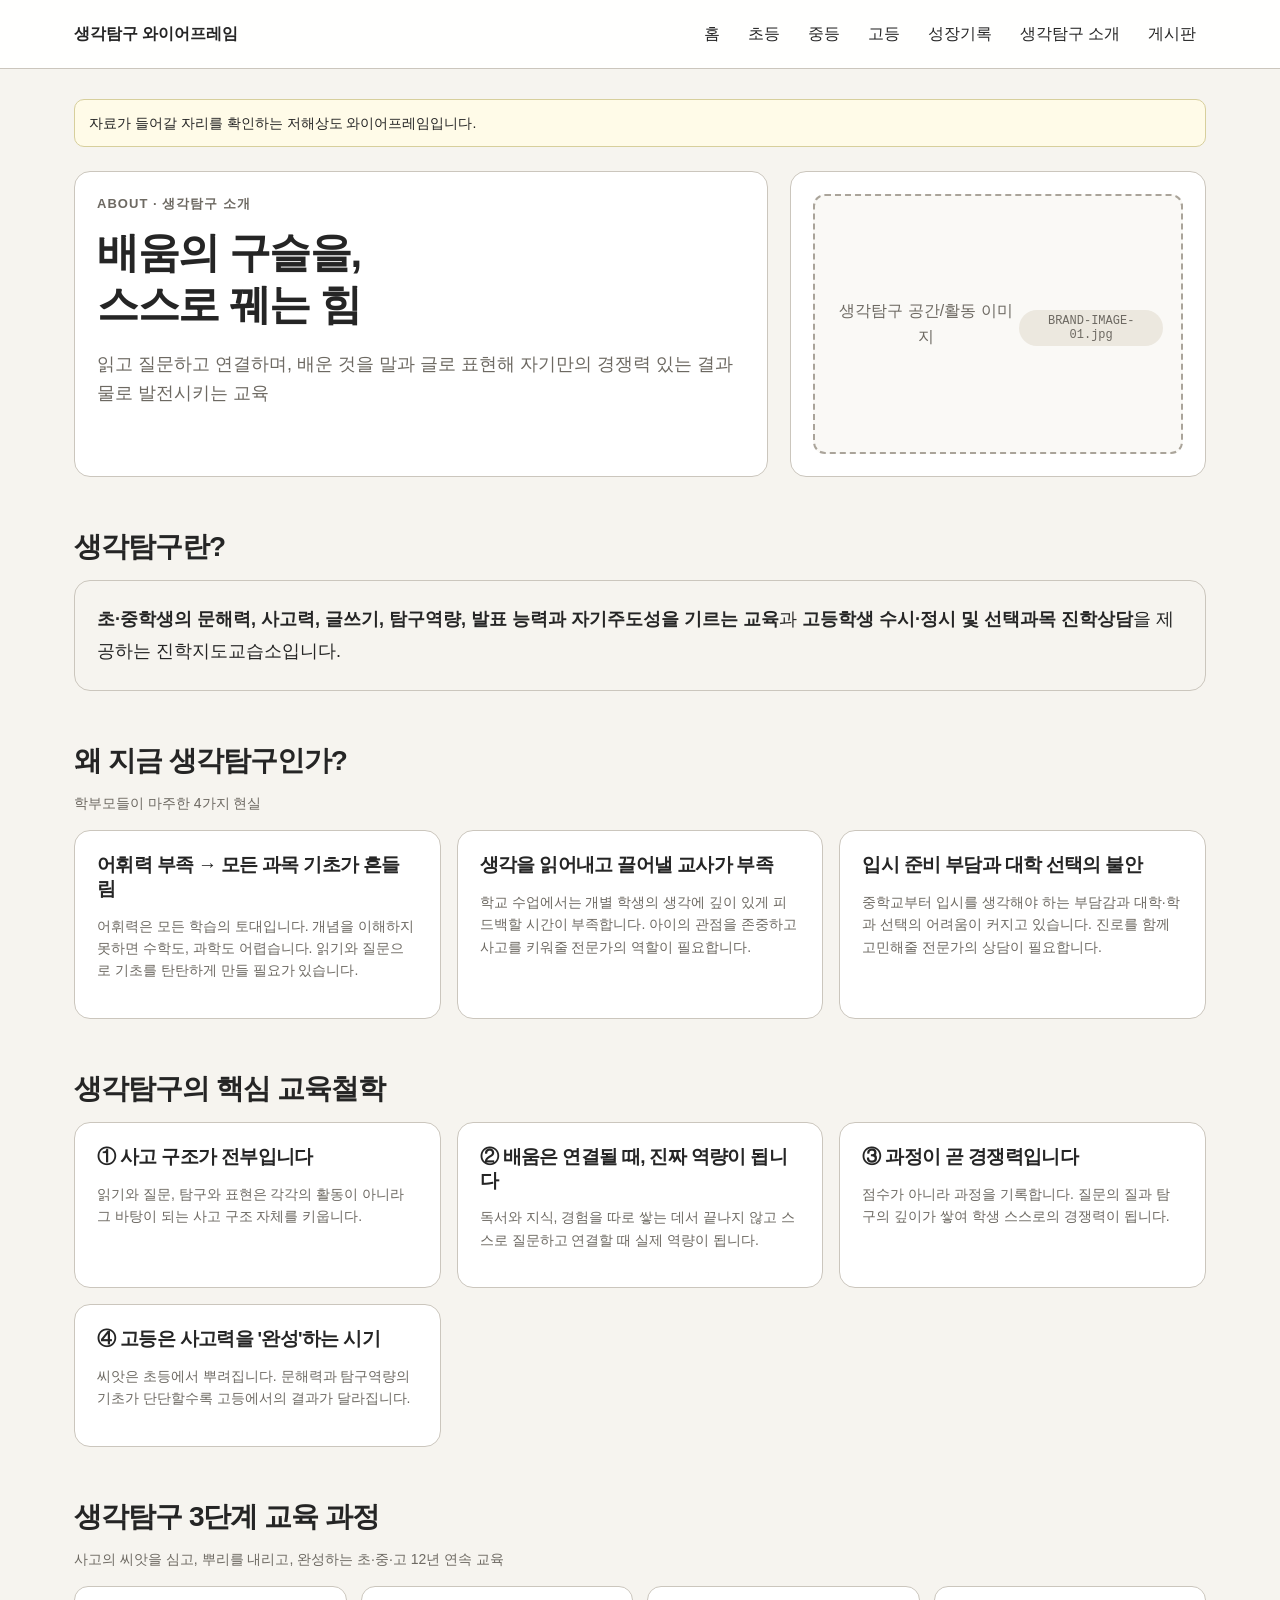
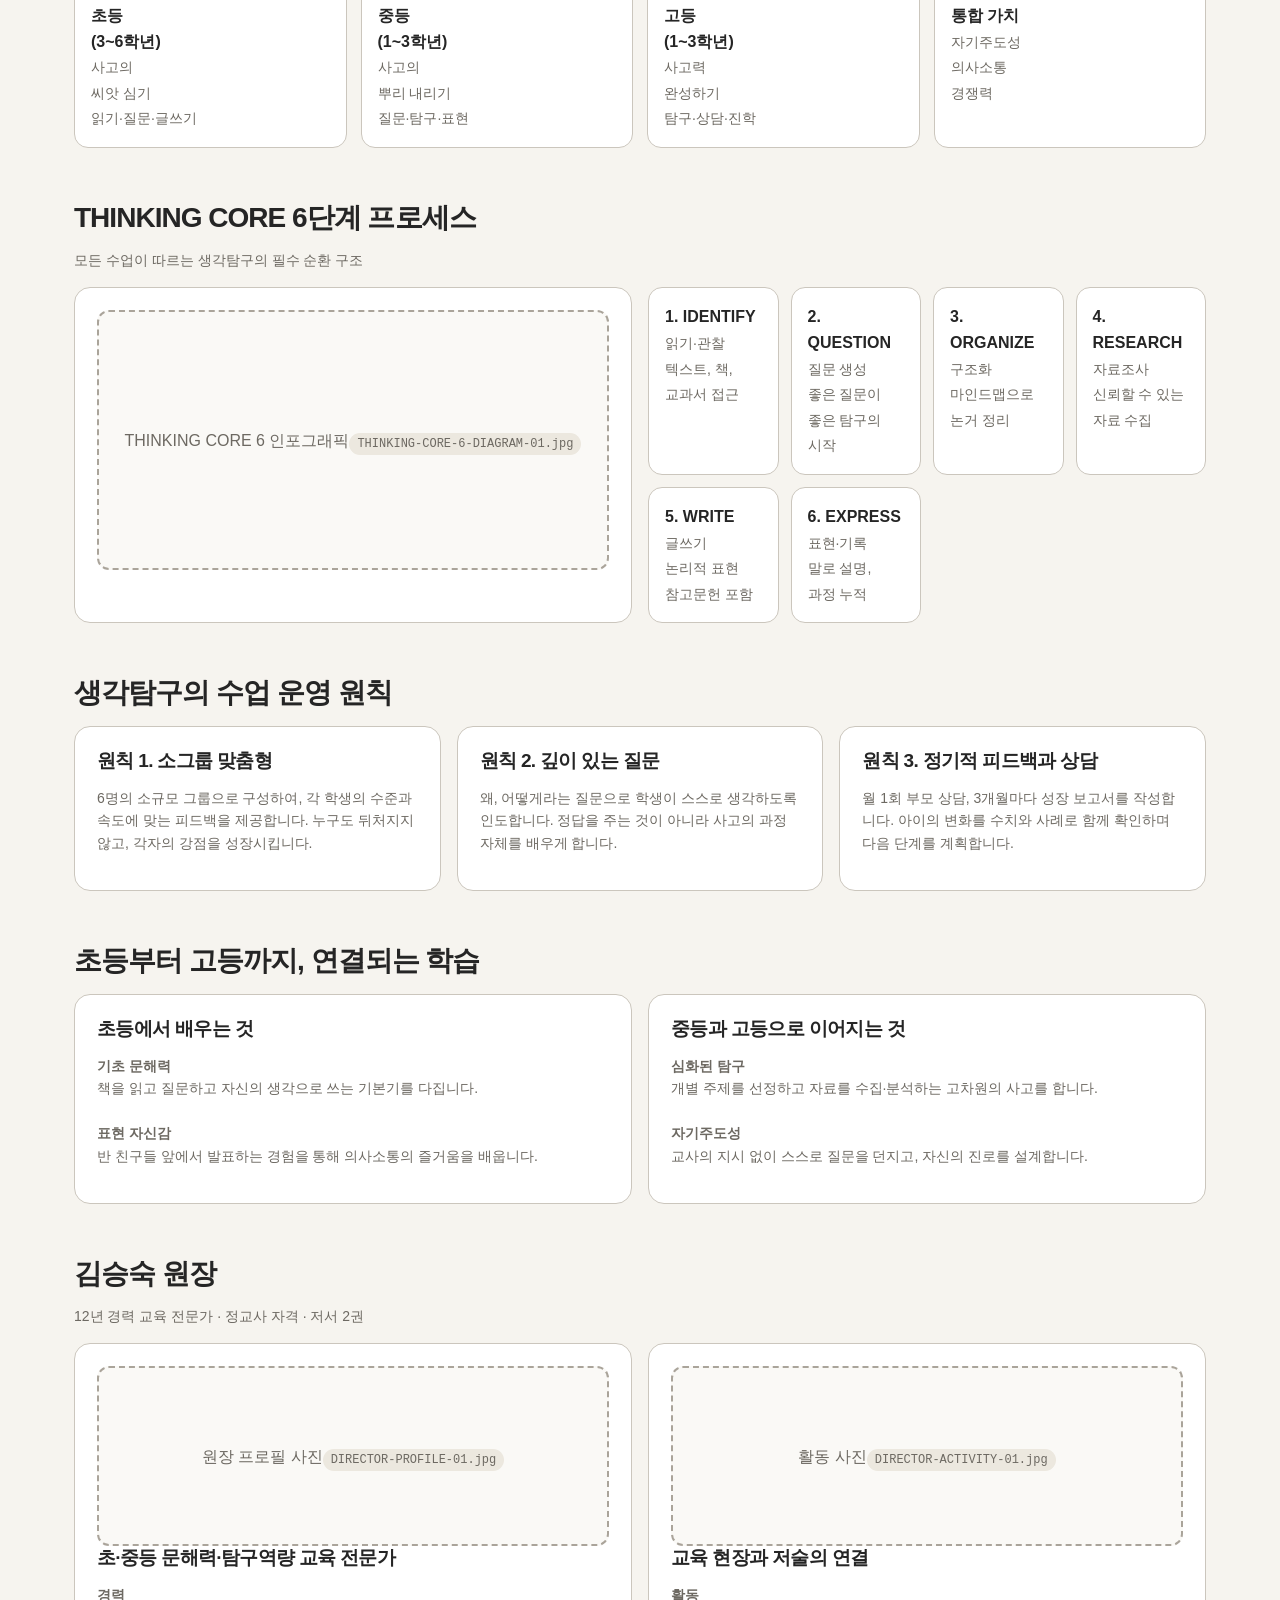
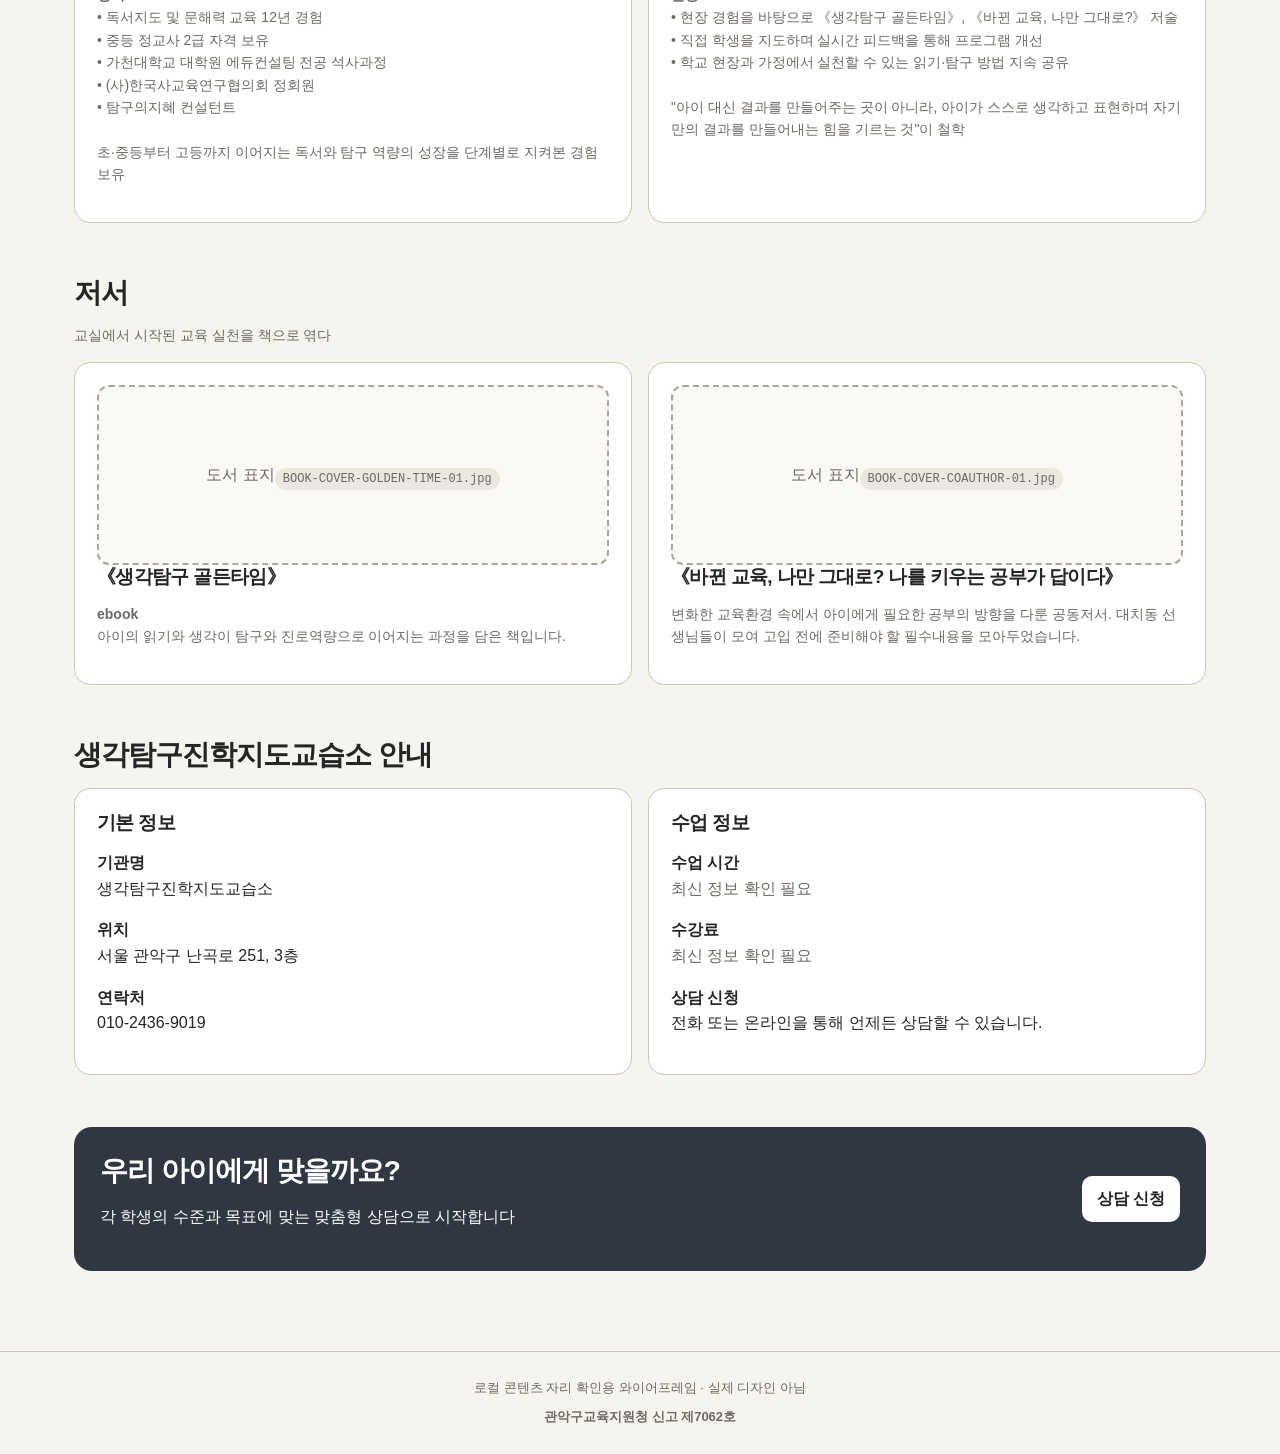
<file: 20_ThinkExplore/02_Web/about-wireframe.html>
<!doctype html><html lang="ko"><head><meta charset="utf-8"><meta name="viewport" content="width=device-width,initial-scale=1"><title>생각탐구 소개 와이어프레임</title><link rel="stylesheet" href="wireframe.css"></head><body><header class="topbar"><nav class="nav"><div class="brand">생각탐구 와이어프레임</div><div class="navlinks">
<a href="index-wireframe.html">홈</a><a href="elementary-wireframe.html">초등</a><a href="middle-wireframe.html">중등</a><a href="high-wireframe.html">고등</a><a href="archive-wireframe.html">성장기록</a><a href="about-wireframe.html">생각탐구 소개</a><a href="board-wireframe.html">게시판</a>
</div></nav></header><main><div class="notice">자료가 들어갈 자리를 확인하는 저해상도 와이어프레임입니다.</div>

<!-- 1. Hero -->
<section class="hero"><div class="box"><div class="eyebrow">ABOUT · 생각탐구 소개</div><h1>배움의 구슬을,<br>스스로 꿰는 힘</h1><p class="lead">읽고 질문하고 연결하며, 배운 것을 말과 글로 표현해 자기만의 경쟁력 있는 결과물로 발전시키는 교육</p></div><div class="box"><div class="placeholder tall">생각탐구 공간/활동 이미지<br><span class="file">BRAND-IMAGE-01.jpg</span></div></div></section>

<!-- 2. 생각탐구 한 줄 정의 -->
<section class="section"><div class="section-head"><h2>생각탐구란?</h2></div><div class="box" style="background:#f6f4ef;border:1px solid #cbc6bd;border-radius:16px;padding:22px;"><p style="font-size:18px;line-height:1.8;margin:0;"><strong>초·중학생의 문해력, 사고력, 글쓰기, 탐구역량, 발표 능력과 자기주도성을 기르는 교육</strong>과 <strong>고등학생 수시·정시 및 선택과목 진학상담</strong>을 제공하는 진학지도교습소입니다.</p></div></section>

<!-- 3. 왜 지금 생각탐구인가 -->
<section class="section"><div class="section-head"><h2>왜 지금 생각탐구인가?</h2><p class="small">학부모들이 마주한 4가지 현실</p></div><div class="grid"><div class="card"><h3>어휘력 부족 → 모든 과목 기초가 흔들림</h3><p class="small">어휘력은 모든 학습의 토대입니다. 개념을 이해하지 못하면 수학도, 과학도 어렵습니다. 읽기와 질문으로 기초를 탄탄하게 만들 필요가 있습니다.</p></div><div class="card"><h3>생각을 읽어내고 끌어낼 교사가 부족</h3><p class="small">학교 수업에서는 개별 학생의 생각에 깊이 있게 피드백할 시간이 부족합니다. 아이의 관점을 존중하고 사고를 키워줄 전문가의 역할이 필요합니다.</p></div><div class="card"><h3>입시 준비 부담과 대학 선택의 불안</h3><p class="small">중학교부터 입시를 생각해야 하는 부담감과 대학·학과 선택의 어려움이 커지고 있습니다. 진로를 함께 고민해줄 전문가의 상담이 필요합니다.</p></div></div></section>

<!-- 4. 생각탐구의 핵심 교육철학 -->
<section class="section"><div class="section-head"><h2>생각탐구의 핵심 교육철학</h2></div><div class="grid"><div class="card"><h3>① 사고 구조가 전부입니다</h3><p class="small">읽기와 질문, 탐구와 표현은 각각의 활동이 아니라 그 바탕이 되는 사고 구조 자체를 키웁니다.</p></div><div class="card"><h3>② 배움은 연결될 때, 진짜 역량이 됩니다</h3><p class="small">독서와 지식, 경험을 따로 쌓는 데서 끝나지 않고 스스로 질문하고 연결할 때 실제 역량이 됩니다.</p></div><div class="card"><h3>③ 과정이 곧 경쟁력입니다</h3><p class="small">점수가 아니라 과정을 기록합니다. 질문의 질과 탐구의 깊이가 쌓여 학생 스스로의 경쟁력이 됩니다.</p></div><div class="card"><h3>④ 고등은 사고력을 '완성'하는 시기</h3><p class="small">씨앗은 초등에서 뿌려집니다. 문해력과 탐구역량의 기초가 단단할수록 고등에서의 결과가 달라집니다.</p></div></div></section>

<!-- 5. 생각탐구 3단계 교육 과정 -->
<section class="section"><div class="section-head"><h2>생각탐구 3단계 교육 과정</h2><p class="small">사고의 씨앗을 심고, 뿌리를 내리고, 완성하는 초·중·고 12년 연속 교육</p></div><div class="process"><div class="step"><strong>초등<br>(3~6학년)</strong><br><span class="small">사고의<br>씨앗 심기<br>읽기·질문·글쓰기</span></div><div class="step"><strong>중등<br>(1~3학년)</strong><br><span class="small">사고의<br>뿌리 내리기<br>질문·탐구·표현</span></div><div class="step"><strong>고등<br>(1~3학년)</strong><br><span class="small">사고력<br>완성하기<br>탐구·상담·진학</span></div><div class="step"><strong>통합 가치</strong><br><span class="small">자기주도성<br>의사소통<br>경쟁력</span></div></div></section>

<!-- 5-1. THINKING CORE 6단계 프로세스 -->
<section class="section"><div class="section-head"><h2>THINKING CORE 6단계 프로세스</h2><p class="small">모든 수업이 따르는 생각탐구의 필수 순환 구조</p></div><div class="grid two"><div class="card"><div class="placeholder tall">THINKING CORE 6 인포그래픽<br><span class="file">THINKING-CORE-6-DIAGRAM-01.jpg</span></div></div><div style="padding:0;"><div class="process" style="gap:12px;"><div class="step"><strong>1. IDENTIFY</strong><br><span class="small">읽기·관찰<br>텍스트, 책,<br>교과서 접근</span></div><div class="step"><strong>2. QUESTION</strong><br><span class="small">질문 생성<br>좋은 질문이<br>좋은 탐구의<br>시작</span></div><div class="step"><strong>3. ORGANIZE</strong><br><span class="small">구조화<br>마인드맵으로<br>논거 정리</span></div><div class="step"><strong>4. RESEARCH</strong><br><span class="small">자료조사<br>신뢰할 수 있는<br>자료 수집</span></div><div class="step"><strong>5. WRITE</strong><br><span class="small">글쓰기<br>논리적 표현<br>참고문헌 포함</span></div><div class="step"><strong>6. EXPRESS</strong><br><span class="small">표현·기록<br>말로 설명,<br>과정 누적</span></div></div></div></div></section>

<!-- 6. 수업 운영 원칙 -->
<section class="section"><div class="section-head"><h2>생각탐구의 수업 운영 원칙</h2></div><div class="grid"><div class="card"><h3>원칙 1. 소그룹 맞춤형</h3><p class="small">6명의 소규모 그룹으로 구성하여, 각 학생의 수준과 속도에 맞는 피드백을 제공합니다. 누구도 뒤처지지 않고, 각자의 강점을 성장시킵니다.</p></div><div class="card"><h3>원칙 2. 깊이 있는 질문</h3><p class="small">왜, 어떻게라는 질문으로 학생이 스스로 생각하도록 인도합니다. 정답을 주는 것이 아니라 사고의 과정 자체를 배우게 합니다.</p></div><div class="card"><h3>원칙 3. 정기적 피드백과 상담</h3><p class="small">월 1회 부모 상담, 3개월마다 성장 보고서를 작성합니다. 아이의 변화를 수치와 사례로 함께 확인하며 다음 단계를 계획합니다.</p></div></div></section>

<!-- 7. 초등부터 고등까지의 연결 -->
<section class="section"><div class="section-head"><h2>초등부터 고등까지, 연결되는 학습</h2></div><div class="grid two"><div class="card"><h3>초등에서 배우는 것</h3><p class="small"><strong>기초 문해력</strong><br>책을 읽고 질문하고 자신의 생각으로 쓰는 기본기를 다집니다.<br><br><strong>표현 자신감</strong><br>반 친구들 앞에서 발표하는 경험을 통해 의사소통의 즐거움을 배웁니다.</p></div><div class="card"><h3>중등과 고등으로 이어지는 것</h3><p class="small"><strong>심화된 탐구</strong><br>개별 주제를 선정하고 자료를 수집·분석하는 고차원의 사고를 합니다.<br><br><strong>자기주도성</strong><br>교사의 지시 없이 스스로 질문을 던지고, 자신의 진로를 설계합니다.</p></div></div></section>

<!-- 8. 김승숙 원장 소개 -->
<section class="section"><div class="section-head"><h2>김승숙 원장</h2><p class="small">12년 경력 교육 전문가 · 정교사 자격 · 저서 2권</p></div><div class="grid two"><div class="card"><div class="placeholder">원장 프로필 사진<br><span class="file">DIRECTOR-PROFILE-01.jpg</span></div><h3>초·중등 문해력·탐구역량 교육 전문가</h3><p class="small"><strong>경력</strong><br>• 독서지도 및 문해력 교육 12년 경험<br>• 중등 정교사 2급 자격 보유<br>• 가천대학교 대학원 에듀컨설팅 전공 석사과정<br>• (사)한국사교육연구협의회 정회원<br>• 탐구의지혜 컨설턴트<br><br>초·중등부터 고등까지 이어지는 독서와 탐구 역량의 성장을 단계별로 지켜본 경험 보유</p></div><div class="card"><div class="placeholder">활동 사진<br><span class="file">DIRECTOR-ACTIVITY-01.jpg</span></div><h3>교육 현장과 저술의 연결</h3><p class="small"><strong>활동</strong><br>• 현장 경험을 바탕으로 《생각탐구 골든타임》, 《바뀐 교육, 나만 그대로?》 저술<br>• 직접 학생을 지도하며 실시간 피드백을 통해 프로그램 개선<br>• 학교 현장과 가정에서 실천할 수 있는 읽기·탐구 방법 지속 공유<br><br>"아이 대신 결과를 만들어주는 곳이 아니라, 아이가 스스로 생각하고 표현하며 자기만의 결과를 만들어내는 힘을 기르는 것"이 철학</p></div></div></section>

<!-- 9. 출간 도서 -->
<section class="section"><div class="section-head"><h2>저서</h2><p class="small">교실에서 시작된 교육 실천을 책으로 엮다</p></div><div class="grid two"><div class="card"><div class="placeholder">도서 표지<br><span class="file">BOOK-COVER-GOLDEN-TIME-01.jpg</span></div><h3>《생각탐구 골든타임》</h3><p class="small"><strong>ebook</strong><br>아이의 읽기와 생각이 탐구와 진로역량으로 이어지는 과정을 담은 책입니다.</p></div><div class="card"><div class="placeholder">도서 표지<br><span class="file">BOOK-COVER-COAUTHOR-01.jpg</span></div><h3>《바뀐 교육, 나만 그대로? 나를 키우는 공부가 답이다》</h3><p class="small">변화한 교육환경 속에서 아이에게 필요한 공부의 방향을 다룬 공동저서. 대치동 선생님들이 모여 고입 전에 준비해야 할 필수내용을 모아두었습니다.</p></div></div></section>

<!-- 10. 교습소 안내 -->
<section class="section"><div class="section-head"><h2>생각탐구진학지도교습소 안내</h2></div><div class="grid two"><div class="card"><h3>기본 정보</h3><p><strong>기관명</strong><br>생각탐구진학지도교습소</p><p><strong>위치</strong><br>서울 관악구 난곡로 251, 3층</p><p><strong>연락처</strong><br>010-2436-9019</p></div><div class="card"><h3>수업 정보</h3><p><strong>수업 시간</strong><br><span style="color:#6d6962;">최신 정보 확인 필요</span></p><p><strong>수강료</strong><br><span style="color:#6d6962;">최신 정보 확인 필요</span></p><p><strong>상담 신청</strong><br>전화 또는 온라인을 통해 언제든 상담할 수 있습니다.</p></div></div></section>

<!-- 11. 상담 CTA -->
<section class="cta"><div><h2>우리 아이에게 맞을까요?</h2><p>각 학생의 수준과 목표에 맞는 맞춤형 상담으로 시작합니다</p></div><a class="btn" href="#">상담 신청</a></section>

</main><footer class="footer"><div>로컬 콘텐츠 자리 확인용 와이어프레임 · 실제 디자인 아님</div><div style="margin-top:8px;font-weight:700;">관악구교육지원청 신고 제7062호</div></footer></body></html>
</file>
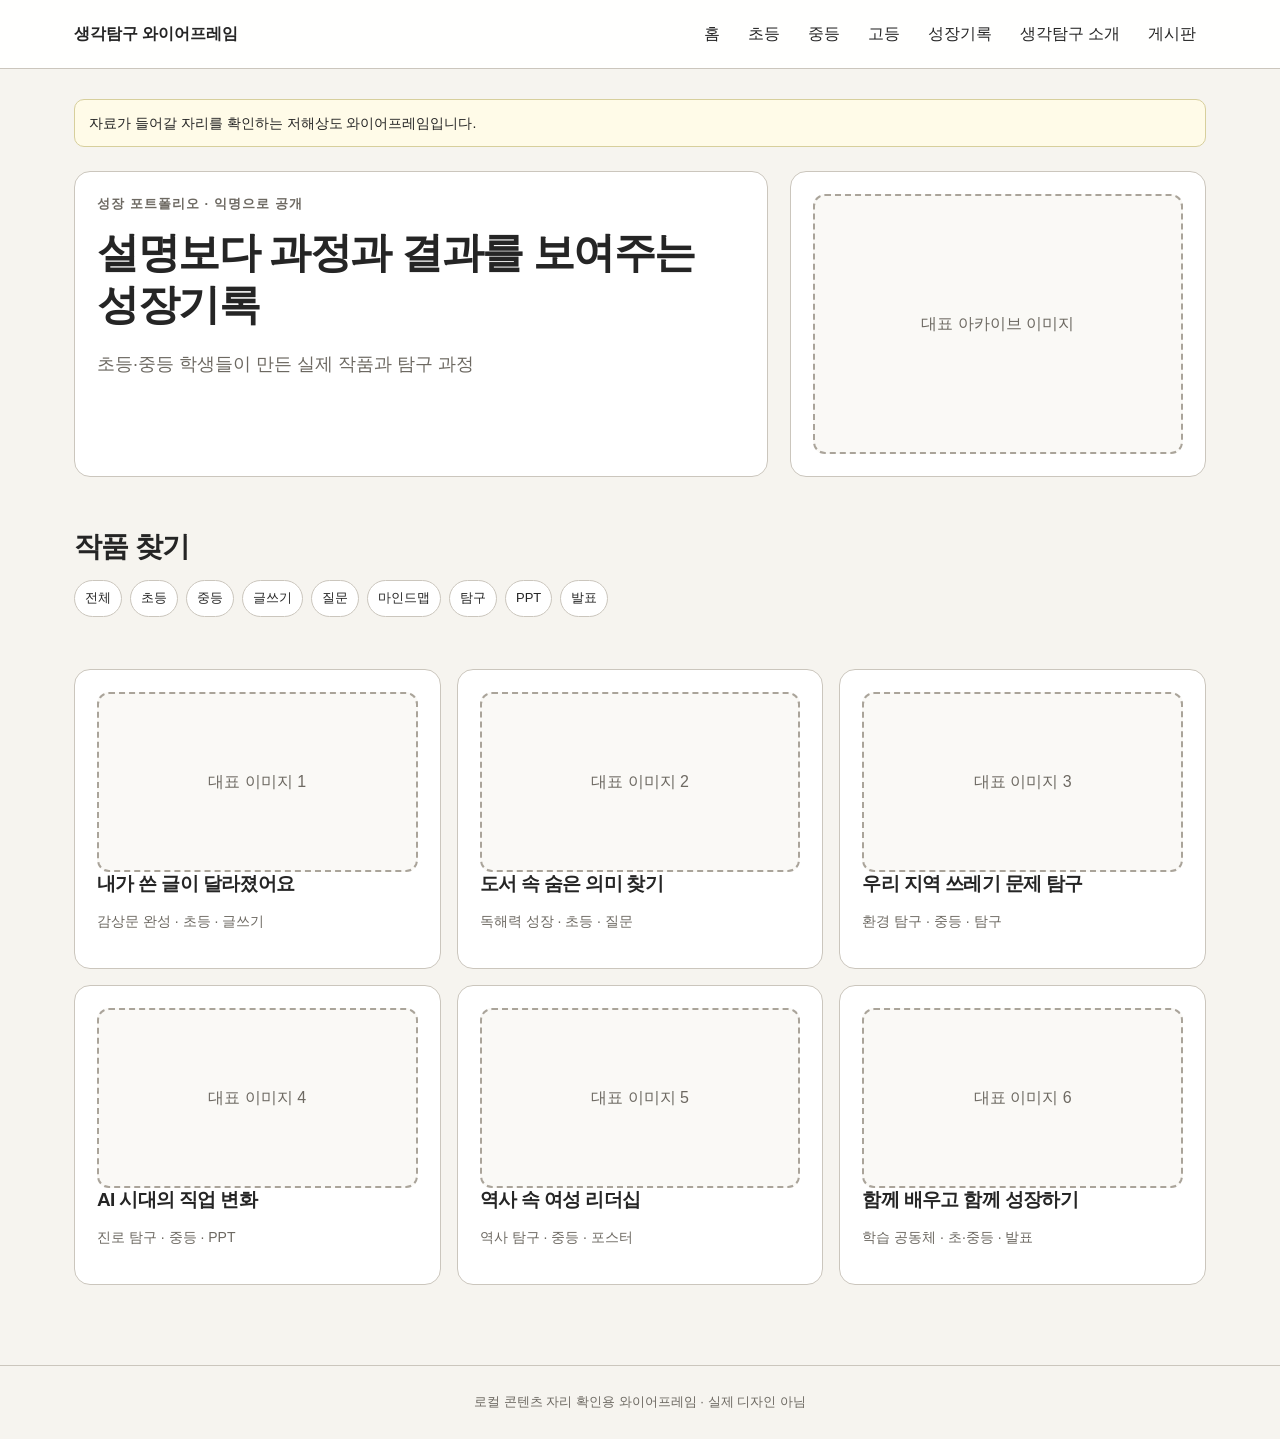
<file: 20_ThinkExplore/02_Web/archive-wireframe.html>
<!doctype html><html lang="ko"><head><meta charset="utf-8"><meta name="viewport" content="width=device-width,initial-scale=1"><title>성장기록 와이어프레임</title><link rel="stylesheet" href="wireframe.css"></head><body><header class="topbar"><nav class="nav"><div class="brand">생각탐구 와이어프레임</div><div class="navlinks">
<a href="index-wireframe.html">홈</a><a href="elementary-wireframe.html">초등</a><a href="middle-wireframe.html">중등</a><a href="high-wireframe.html">고등</a><a href="archive-wireframe.html">성장기록</a><a href="about-wireframe.html">생각탐구 소개</a><a href="board-wireframe.html">게시판</a>
</div></nav></header><main><div class="notice">자료가 들어갈 자리를 확인하는 저해상도 와이어프레임입니다.</div>
<section class="hero"><div class="box"><div class="eyebrow">성장 포트폴리오 · 익명으로 공개</div><h1>설명보다 과정과 결과를 보여주는<br>성장기록</h1><p class="lead">초등·중등 학생들이 만든 실제 작품과 탐구 과정</p></div><div class="box"><div class="placeholder tall">대표 아카이브 이미지</div></div></section>
<section class="section"><div class="section-head"><h2>작품 찾기</h2></div><div class="filters"><span class="chip">전체</span><span class="chip">초등</span><span class="chip">중등</span><span class="chip">글쓰기</span><span class="chip">질문</span><span class="chip">마인드맵</span><span class="chip">탐구</span><span class="chip">PPT</span><span class="chip">발표</span></div></section>
<section class="section"><div class="grid">
<div class="card"><div class="placeholder">대표 이미지 1</div><h3>내가 쓴 글이 달라졌어요</h3><p class="small">감상문 완성 · 초등 · 글쓰기</p></div>
<div class="card"><div class="placeholder">대표 이미지 2</div><h3>도서 속 숨은 의미 찾기</h3><p class="small">독해력 성장 · 초등 · 질문</p></div>
<div class="card"><div class="placeholder">대표 이미지 3</div><h3>우리 지역 쓰레기 문제 탐구</h3><p class="small">환경 탐구 · 중등 · 탐구</p></div>
<div class="card"><div class="placeholder">대표 이미지 4</div><h3>AI 시대의 직업 변화</h3><p class="small">진로 탐구 · 중등 · PPT</p></div>
<div class="card"><div class="placeholder">대표 이미지 5</div><h3>역사 속 여성 리더십</h3><p class="small">역사 탐구 · 중등 · 포스터</p></div>
<div class="card"><div class="placeholder">대표 이미지 6</div><h3>함께 배우고 함께 성장하기</h3><p class="small">학습 공동체 · 초·중등 · 발표</p></div>
</div></section>
</main><footer class="footer">로컬 콘텐츠 자리 확인용 와이어프레임 · 실제 디자인 아님</footer></body></html>
</file>
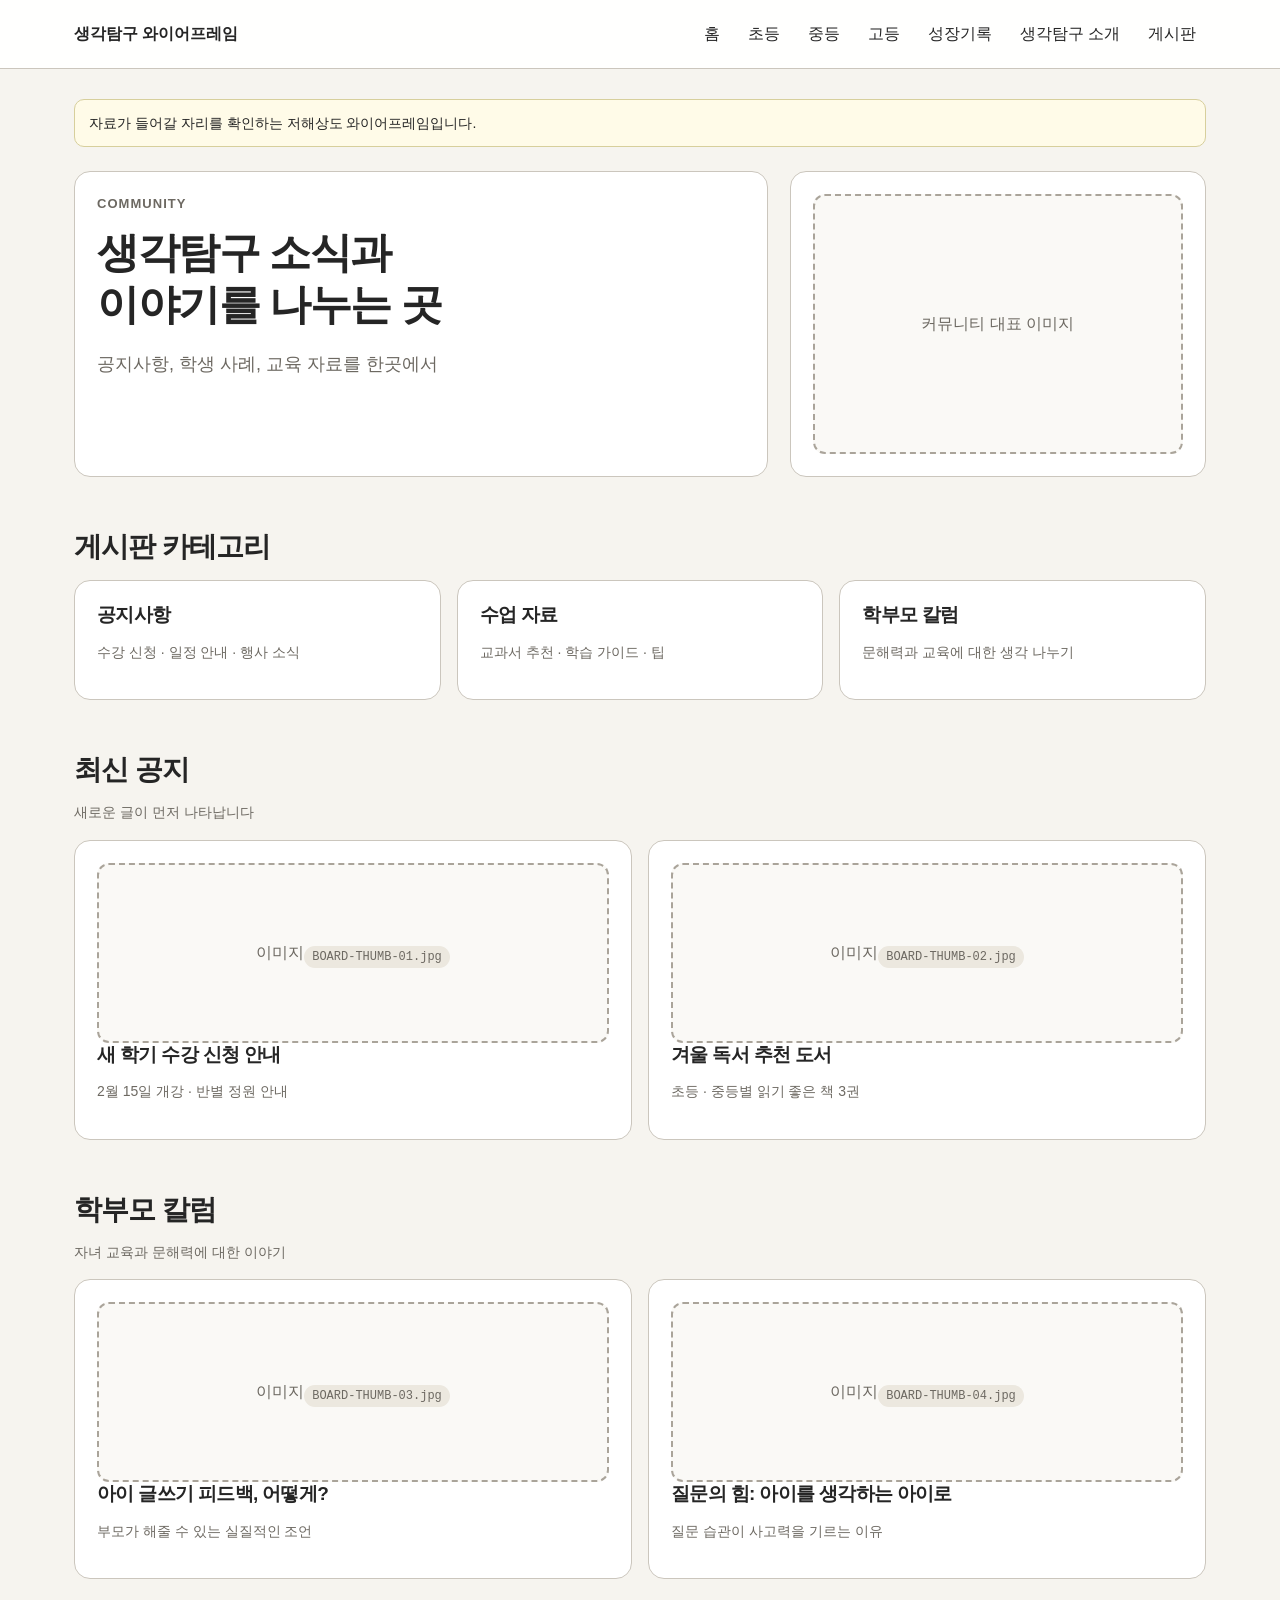
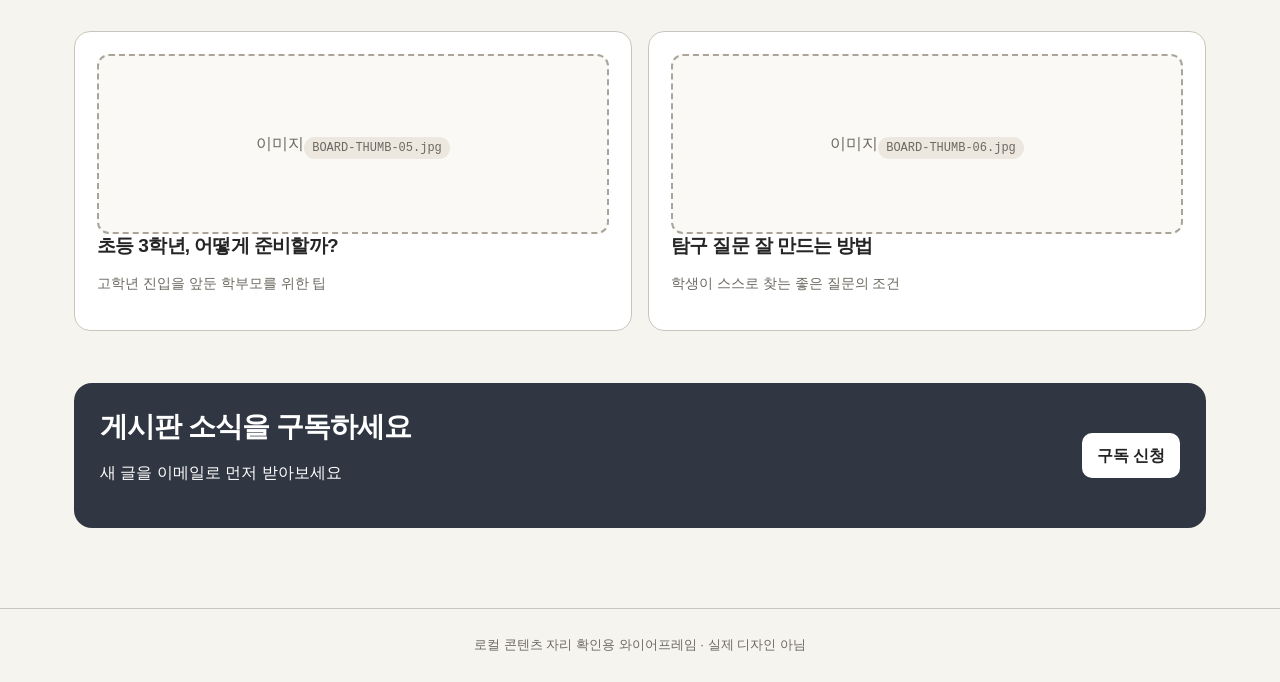
<file: 20_ThinkExplore/02_Web/board-wireframe.html>
<!doctype html><html lang="ko"><head><meta charset="utf-8"><meta name="viewport" content="width=device-width,initial-scale=1"><title>게시판 와이어프레임</title><link rel="stylesheet" href="wireframe.css"></head><body><header class="topbar"><nav class="nav"><div class="brand">생각탐구 와이어프레임</div><div class="navlinks">
<a href="index-wireframe.html">홈</a><a href="elementary-wireframe.html">초등</a><a href="middle-wireframe.html">중등</a><a href="high-wireframe.html">고등</a><a href="archive-wireframe.html">성장기록</a><a href="about-wireframe.html">생각탐구 소개</a><a href="board-wireframe.html">게시판</a>
</div></nav></header><main><div class="notice">자료가 들어갈 자리를 확인하는 저해상도 와이어프레임입니다.</div>
<section class="hero"><div class="box"><div class="eyebrow">COMMUNITY</div><h1>생각탐구 소식과<br>이야기를 나누는 곳</h1><p class="lead">공지사항, 학생 사례, 교육 자료를 한곳에서</p></div><div class="box"><div class="placeholder tall">커뮤니티 대표 이미지</div></div></section>
<section class="section"><div class="section-head"><h2>게시판 카테고리</h2></div><div class="grid"><div class="card"><h3>공지사항</h3><p class="small">수강 신청 · 일정 안내 · 행사 소식</p></div><div class="card"><h3>수업 자료</h3><p class="small">교과서 추천 · 학습 가이드 · 팁</p></div><div class="card"><h3>학부모 칼럼</h3><p class="small">문해력과 교육에 대한 생각 나누기</p></div></div></section>
<section class="section"><div class="section-head"><h2>최신 공지</h2><p class="small">새로운 글이 먼저 나타납니다</p></div><div class="grid two"><div class="card"><div class="placeholder">이미지<br><span class="file">BOARD-THUMB-01.jpg</span></div><h3>새 학기 수강 신청 안내</h3><p class="small">2월 15일 개강 · 반별 정원 안내</p></div><div class="card"><div class="placeholder">이미지<br><span class="file">BOARD-THUMB-02.jpg</span></div><h3>겨울 독서 추천 도서</h3><p class="small">초등 · 중등별 읽기 좋은 책 3권</p></div></div></section>
<section class="section"><div class="section-head"><h2>학부모 칼럼</h2><p class="small">자녀 교육과 문해력에 대한 이야기</p></div><div class="grid two"><div class="card"><div class="placeholder">이미지<br><span class="file">BOARD-THUMB-03.jpg</span></div><h3>아이 글쓰기 피드백, 어떻게?</h3><p class="small">부모가 해줄 수 있는 실질적인 조언</p></div><div class="card"><div class="placeholder">이미지<br><span class="file">BOARD-THUMB-04.jpg</span></div><h3>질문의 힘: 아이를 생각하는 아이로</h3><p class="small">질문 습관이 사고력을 기르는 이유</p></div></div></section>
<section class="section"><div class="grid two"><div class="card"><div class="placeholder">이미지<br><span class="file">BOARD-THUMB-05.jpg</span></div><h3>초등 3학년, 어떻게 준비할까?</h3><p class="small">고학년 진입을 앞둔 학부모를 위한 팁</p></div><div class="card"><div class="placeholder">이미지<br><span class="file">BOARD-THUMB-06.jpg</span></div><h3>탐구 질문 잘 만드는 방법</h3><p class="small">학생이 스스로 찾는 좋은 질문의 조건</p></div></div></section>
<section class="cta"><div><h2>게시판 소식을 구독하세요</h2><p>새 글을 이메일로 먼저 받아보세요</p></div><a class="btn" href="#">구독 신청</a></section>
</main><footer class="footer">로컬 콘텐츠 자리 확인용 와이어프레임 · 실제 디자인 아님</footer></body></html>
</file>
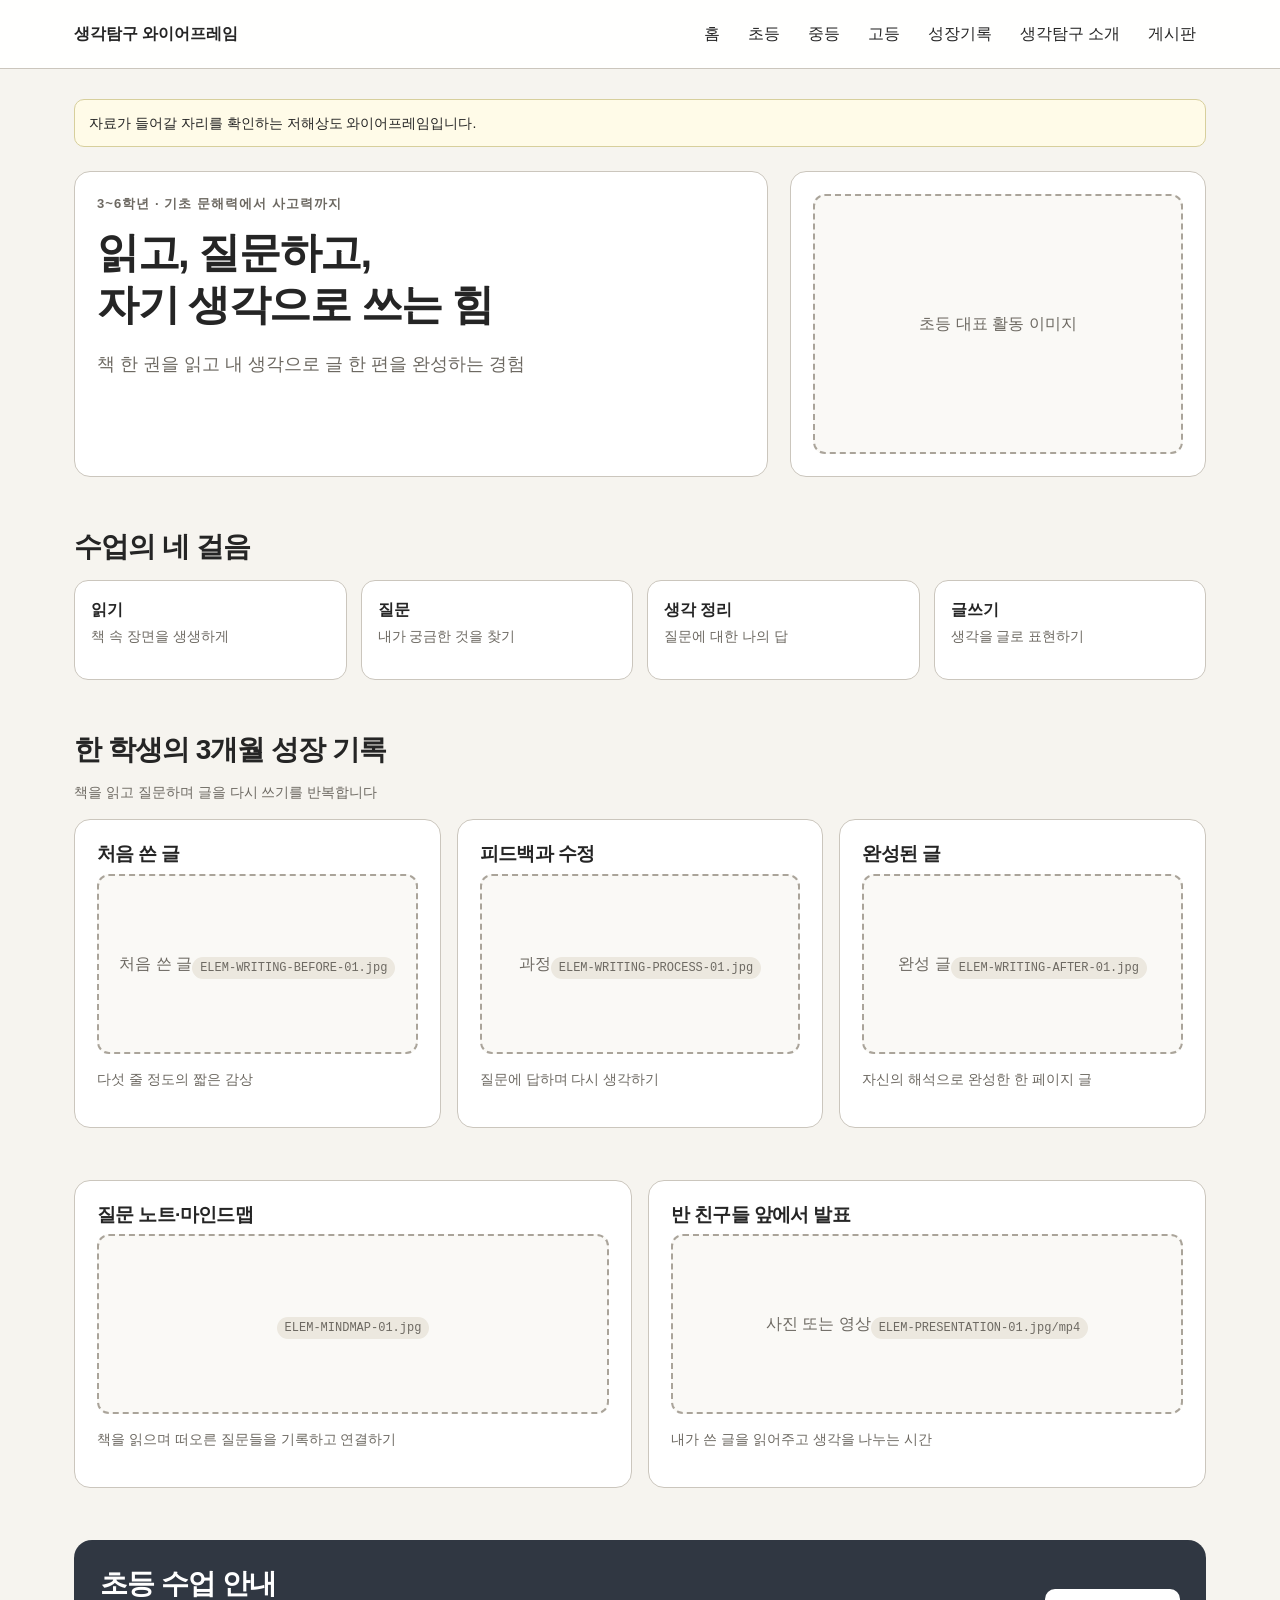
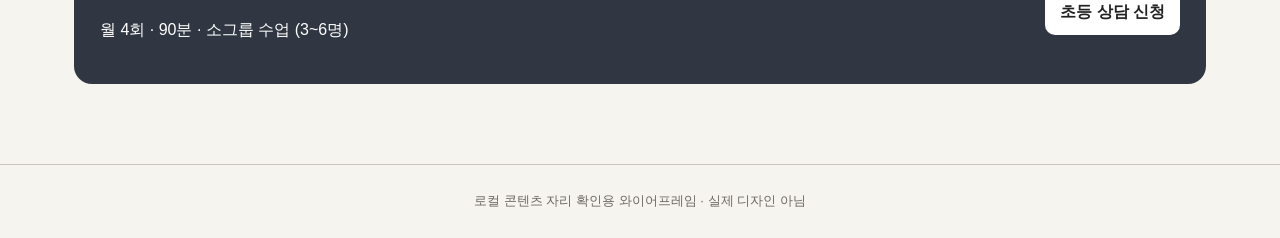
<file: 20_ThinkExplore/02_Web/elementary-wireframe.html>
<!doctype html><html lang="ko"><head><meta charset="utf-8"><meta name="viewport" content="width=device-width,initial-scale=1"><title>초등 와이어프레임</title><link rel="stylesheet" href="wireframe.css"></head><body><header class="topbar"><nav class="nav"><div class="brand">생각탐구 와이어프레임</div><div class="navlinks">
<a href="index-wireframe.html">홈</a><a href="elementary-wireframe.html">초등</a><a href="middle-wireframe.html">중등</a><a href="high-wireframe.html">고등</a><a href="archive-wireframe.html">성장기록</a><a href="about-wireframe.html">생각탐구 소개</a><a href="board-wireframe.html">게시판</a>
</div></nav></header><main><div class="notice">자료가 들어갈 자리를 확인하는 저해상도 와이어프레임입니다.</div>
<section class="hero"><div class="box"><div class="eyebrow">3~6학년 · 기초 문해력에서 사고력까지</div><h1>읽고, 질문하고,<br>자기 생각으로 쓰는 힘</h1><p class="lead">책 한 권을 읽고 내 생각으로 글 한 편을 완성하는 경험</p></div><div class="box"><div class="placeholder tall">초등 대표 활동 이미지</div></div></section>
<section class="section"><div class="section-head"><h2>수업의 네 걸음</h2></div><div class="process"><div class="step"><strong>읽기</strong><br><span class="small">책 속 장면을 생생하게</span></div><div class="step"><strong>질문</strong><br><span class="small">내가 궁금한 것을 찾기</span></div><div class="step"><strong>생각 정리</strong><br><span class="small">질문에 대한 나의 답</span></div><div class="step"><strong>글쓰기</strong><br><span class="small">생각을 글로 표현하기</span></div></div></section>
<section class="section"><div class="section-head"><h2>한 학생의 3개월 성장 기록</h2><p class="small">책을 읽고 질문하며 글을 다시 쓰기를 반복합니다</p></div><div class="grid"><div class="card"><h3>처음 쓴 글</h3><div class="placeholder">처음 쓴 글<br><span class="file">ELEM-WRITING-BEFORE-01.jpg</span></div><p class="small">다섯 줄 정도의 짧은 감상</p></div><div class="card"><h3>피드백과 수정</h3><div class="placeholder">과정<br><span class="file">ELEM-WRITING-PROCESS-01.jpg</span></div><p class="small">질문에 답하며 다시 생각하기</p></div><div class="card"><h3>완성된 글</h3><div class="placeholder">완성 글<br><span class="file">ELEM-WRITING-AFTER-01.jpg</span></div><p class="small">자신의 해석으로 완성한 한 페이지 글</p></div></div></section>
<section class="section"><div class="grid two"><div class="card"><h3>질문 노트·마인드맵</h3><div class="placeholder"><span class="file">ELEM-MINDMAP-01.jpg</span></div><p class="small">책을 읽으며 떠오른 질문들을 기록하고 연결하기</p></div><div class="card"><h3>반 친구들 앞에서 발표</h3><div class="placeholder">사진 또는 영상<br><span class="file">ELEM-PRESENTATION-01.jpg/mp4</span></div><p class="small">내가 쓴 글을 읽어주고 생각을 나누는 시간</p></div></div></section>
<section class="cta"><div><h2>초등 수업 안내</h2><p>월 4회 · 90분 · 소그룹 수업 (3~6명)</p></div><a class="btn" href="#">초등 상담 신청</a></section>
</main><footer class="footer">로컬 콘텐츠 자리 확인용 와이어프레임 · 실제 디자인 아님</footer></body></html>
</file>
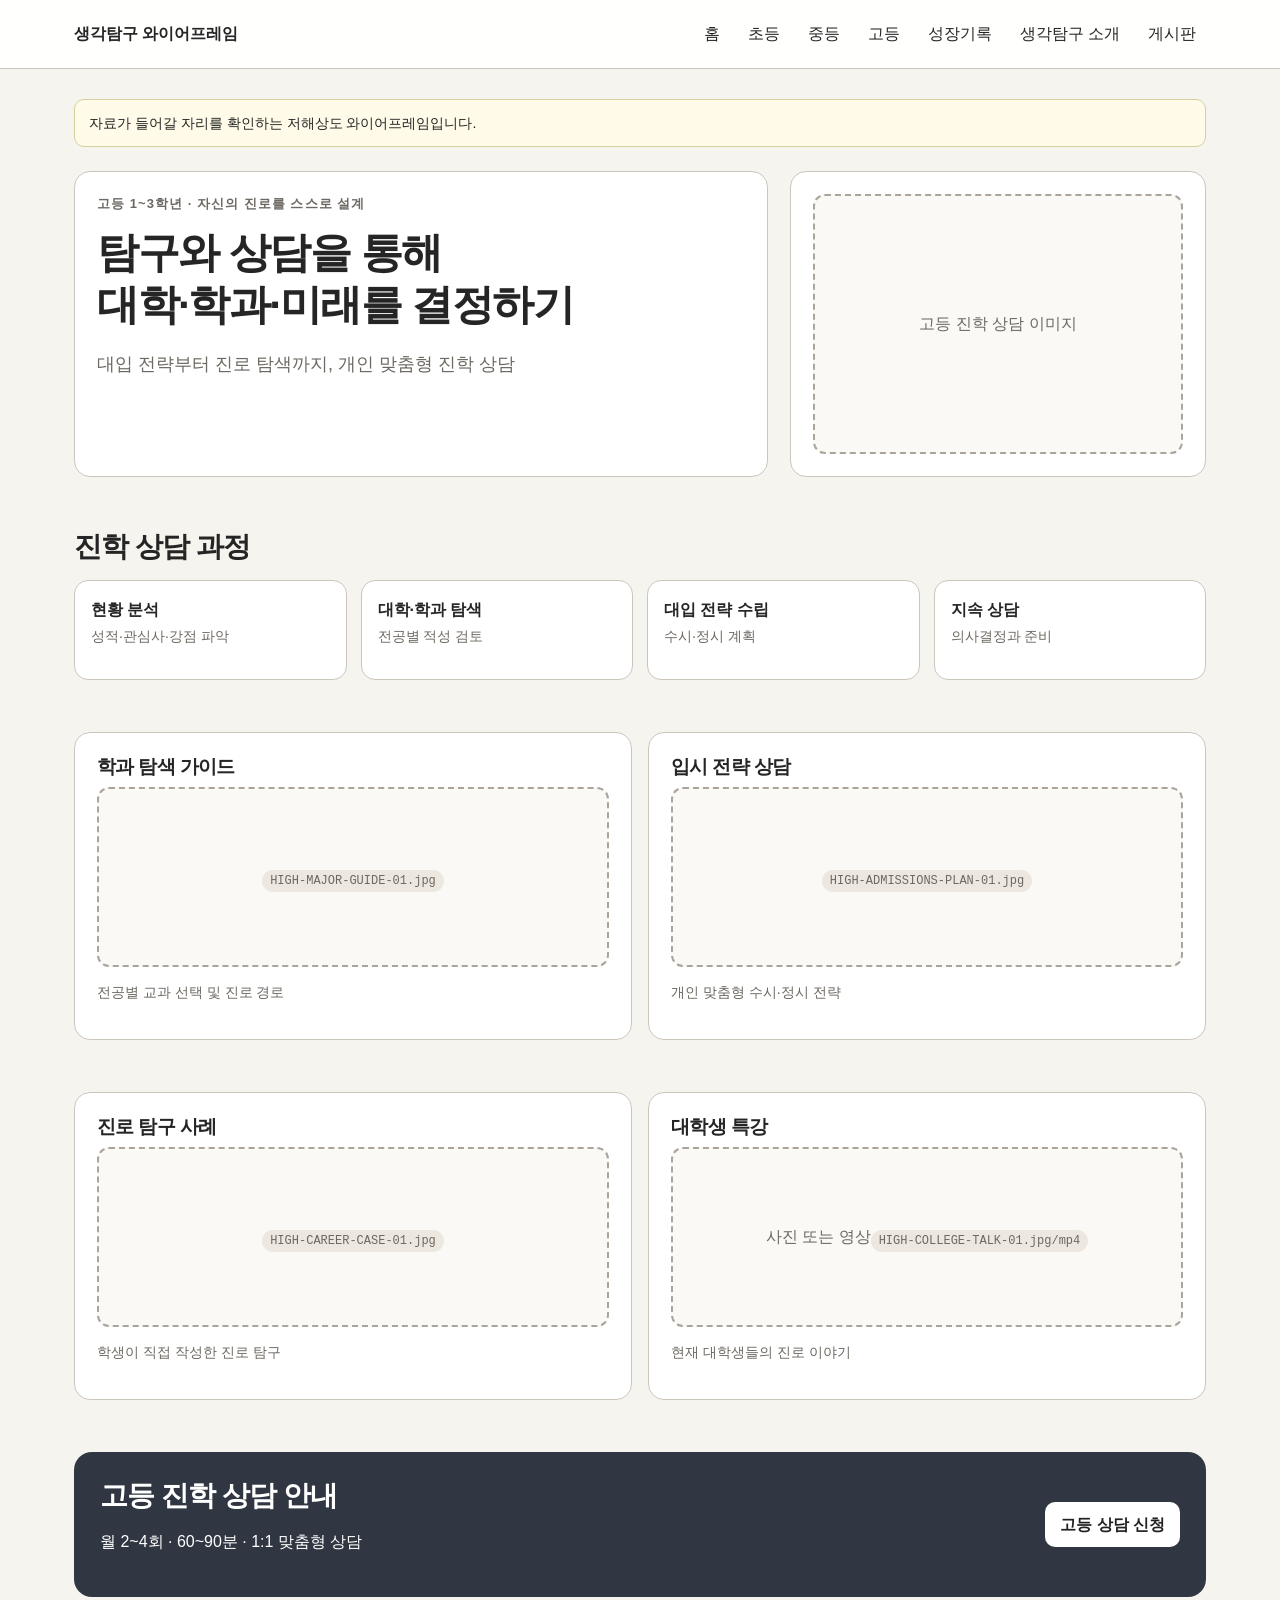
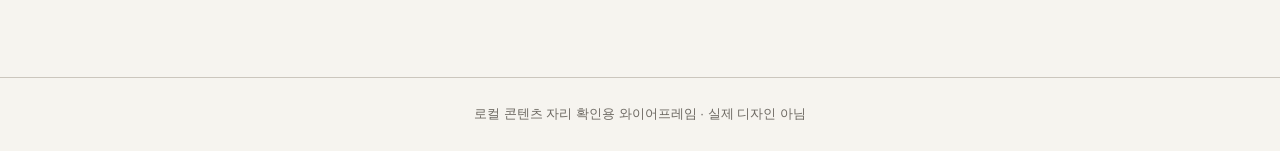
<file: 20_ThinkExplore/02_Web/high-wireframe.html>
<!doctype html><html lang="ko"><head><meta charset="utf-8"><meta name="viewport" content="width=device-width,initial-scale=1"><title>고등 와이어프레임</title><link rel="stylesheet" href="wireframe.css"></head><body><header class="topbar"><nav class="nav"><div class="brand">생각탐구 와이어프레임</div><div class="navlinks">
<a href="index-wireframe.html">홈</a><a href="elementary-wireframe.html">초등</a><a href="middle-wireframe.html">중등</a><a href="high-wireframe.html">고등</a><a href="archive-wireframe.html">성장기록</a><a href="about-wireframe.html">생각탐구 소개</a><a href="board-wireframe.html">게시판</a>
</div></nav></header><main><div class="notice">자료가 들어갈 자리를 확인하는 저해상도 와이어프레임입니다.</div>
<section class="hero"><div class="box"><div class="eyebrow">고등 1~3학년 · 자신의 진로를 스스로 설계</div><h1>탐구와 상담을 통해<br>대학·학과·미래를 결정하기</h1><p class="lead">대입 전략부터 진로 탐색까지, 개인 맞춤형 진학 상담</p></div><div class="box"><div class="placeholder tall">고등 진학 상담 이미지</div></div></section>
<section class="section"><div class="section-head"><h2>진학 상담 과정</h2></div><div class="process"><div class="step"><strong>현황 분석</strong><br><span class="small">성적·관심사·강점 파악</span></div><div class="step"><strong>대학·학과 탐색</strong><br><span class="small">전공별 적성 검토</span></div><div class="step"><strong>대입 전략 수립</strong><br><span class="small">수시·정시 계획</span></div><div class="step"><strong>지속 상담</strong><br><span class="small">의사결정과 준비</span></div></div></section>
<section class="section"><div class="grid two"><div class="card"><h3>학과 탐색 가이드</h3><div class="placeholder"><span class="file">HIGH-MAJOR-GUIDE-01.jpg</span></div><p class="small">전공별 교과 선택 및 진로 경로</p></div><div class="card"><h3>입시 전략 상담</h3><div class="placeholder"><span class="file">HIGH-ADMISSIONS-PLAN-01.jpg</span></div><p class="small">개인 맞춤형 수시·정시 전략</p></div></div></section>
<section class="section"><div class="grid two"><div class="card"><h3>진로 탐구 사례</h3><div class="placeholder"><span class="file">HIGH-CAREER-CASE-01.jpg</span></div><p class="small">학생이 직접 작성한 진로 탐구</p></div><div class="card"><h3>대학생 특강</h3><div class="placeholder">사진 또는 영상<br><span class="file">HIGH-COLLEGE-TALK-01.jpg/mp4</span></div><p class="small">현재 대학생들의 진로 이야기</p></div></div></section>
<section class="cta"><div><h2>고등 진학 상담 안내</h2><p>월 2~4회 · 60~90분 · 1:1 맞춤형 상담</p></div><a class="btn" href="#">고등 상담 신청</a></section>
</main><footer class="footer">로컬 콘텐츠 자리 확인용 와이어프레임 · 실제 디자인 아님</footer></body></html>
</file>
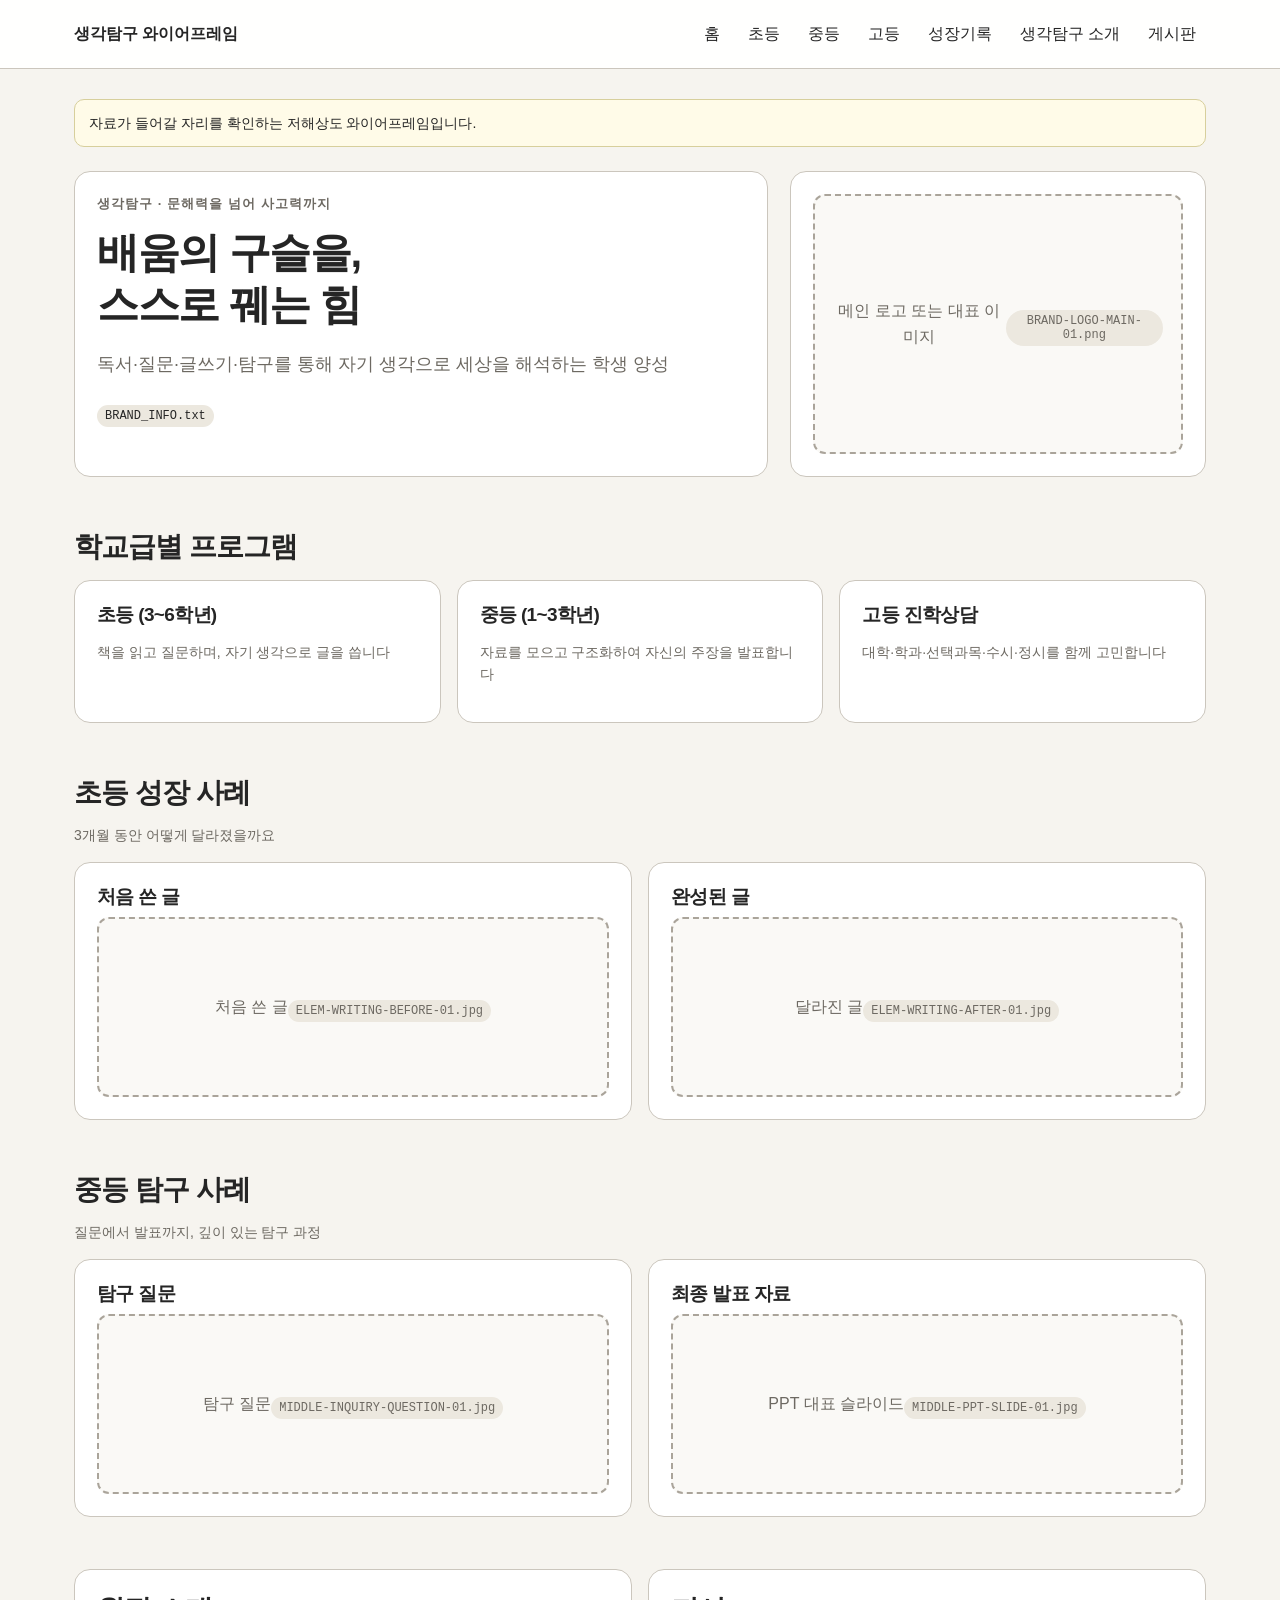
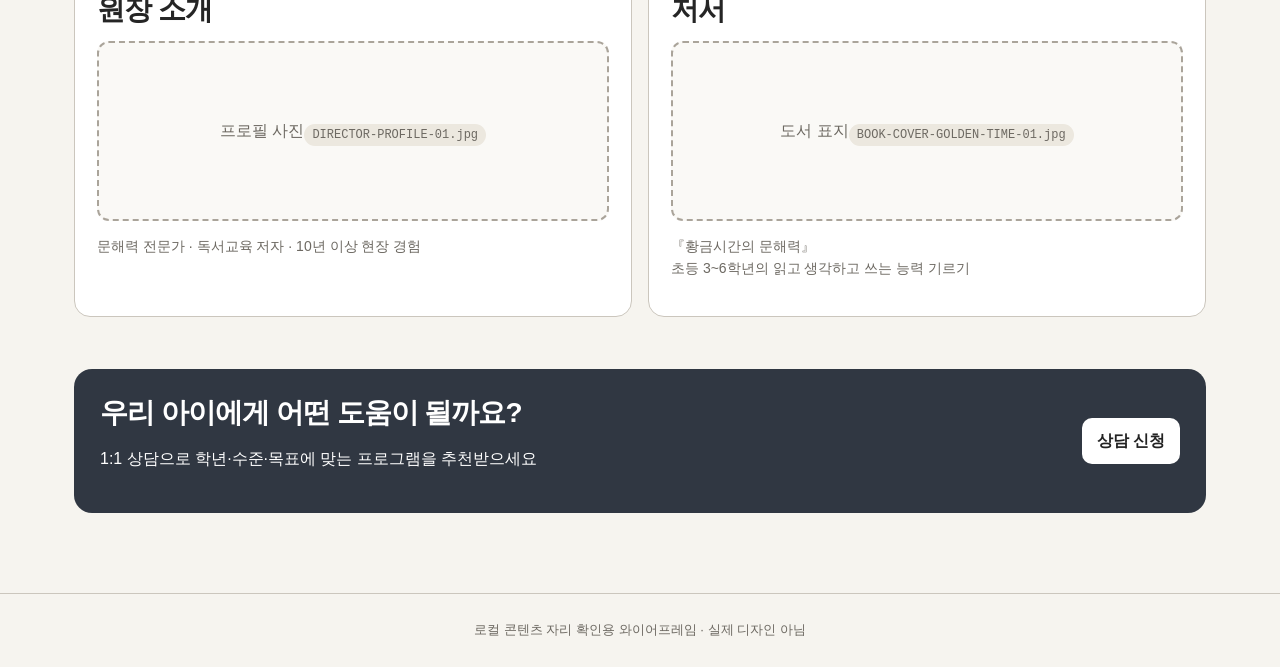
<file: 20_ThinkExplore/02_Web/index-wireframe.html>
<!doctype html><html lang="ko"><head><meta charset="utf-8"><meta name="viewport" content="width=device-width,initial-scale=1"><title>홈 와이어프레임</title><link rel="stylesheet" href="wireframe.css"></head><body><header class="topbar"><nav class="nav"><div class="brand">생각탐구 와이어프레임</div><div class="navlinks">
<a href="index-wireframe.html">홈</a><a href="elementary-wireframe.html">초등</a><a href="middle-wireframe.html">중등</a><a href="high-wireframe.html">고등</a><a href="archive-wireframe.html">성장기록</a><a href="about-wireframe.html">생각탐구 소개</a><a href="board-wireframe.html">게시판</a>
</div></nav></header><main><div class="notice">자료가 들어갈 자리를 확인하는 저해상도 와이어프레임입니다.</div>
<section class="hero"><div class="box"><div class="eyebrow">생각탐구 · 문해력을 넘어 사고력까지</div><h1>배움의 구슬을,<br>스스로 꿰는 힘</h1><p class="lead">독서·질문·글쓰기·탐구를 통해 자기 생각으로 세상을 해석하는 학생 양성</p><span class="file">BRAND_INFO.txt</span></div>
<div class="box"><div class="placeholder tall">메인 로고 또는 대표 이미지<br><span class="file">BRAND-LOGO-MAIN-01.png</span></div></div></section>
<section class="section"><div class="section-head"><h2>학교급별 프로그램</h2></div><div class="grid"><div class="card"><h3>초등 (3~6학년)</h3><p class="small">책을 읽고 질문하며, 자기 생각으로 글을 씁니다</p></div><div class="card"><h3>중등 (1~3학년)</h3><p class="small">자료를 모으고 구조화하여 자신의 주장을 발표합니다</p></div><div class="card"><h3>고등 진학상담</h3><p class="small">대학·학과·선택과목·수시·정시를 함께 고민합니다</p></div></div></section>
<section class="section"><div class="section-head"><h2>초등 성장 사례</h2><p class="small">3개월 동안 어떻게 달라졌을까요</p></div><div class="grid two"><div class="card"><h3>처음 쓴 글</h3><div class="placeholder">처음 쓴 글<br><span class="file">ELEM-WRITING-BEFORE-01.jpg</span></div></div><div class="card"><h3>완성된 글</h3><div class="placeholder">달라진 글<br><span class="file">ELEM-WRITING-AFTER-01.jpg</span></div></div></div></section>
<section class="section"><div class="section-head"><h2>중등 탐구 사례</h2><p class="small">질문에서 발표까지, 깊이 있는 탐구 과정</p></div><div class="grid two"><div class="card"><h3>탐구 질문</h3><div class="placeholder">탐구 질문<br><span class="file">MIDDLE-INQUIRY-QUESTION-01.jpg</span></div></div><div class="card"><h3>최종 발표 자료</h3><div class="placeholder">PPT 대표 슬라이드<br><span class="file">MIDDLE-PPT-SLIDE-01.jpg</span></div></div></div></section>
<section class="section"><div class="grid two"><div class="card"><h2>원장 소개</h2><div class="placeholder">프로필 사진<br><span class="file">DIRECTOR-PROFILE-01.jpg</span></div><p class="small">문해력 전문가 · 독서교육 저자 · 10년 이상 현장 경험</p></div><div class="card"><h2>저서</h2><div class="placeholder">도서 표지<br><span class="file">BOOK-COVER-GOLDEN-TIME-01.jpg</span></div><p class="small">『황금시간의 문해력』<br>초등 3~6학년의 읽고 생각하고 쓰는 능력 기르기</p></div></div></section>
<section class="cta"><div><h2>우리 아이에게 어떤 도움이 될까요?</h2><p>1:1 상담으로 학년·수준·목표에 맞는 프로그램을 추천받으세요</p></div><a class="btn" href="#">상담 신청</a></section>
</main><footer class="footer">로컬 콘텐츠 자리 확인용 와이어프레임 · 실제 디자인 아님</footer></body></html>
</file>
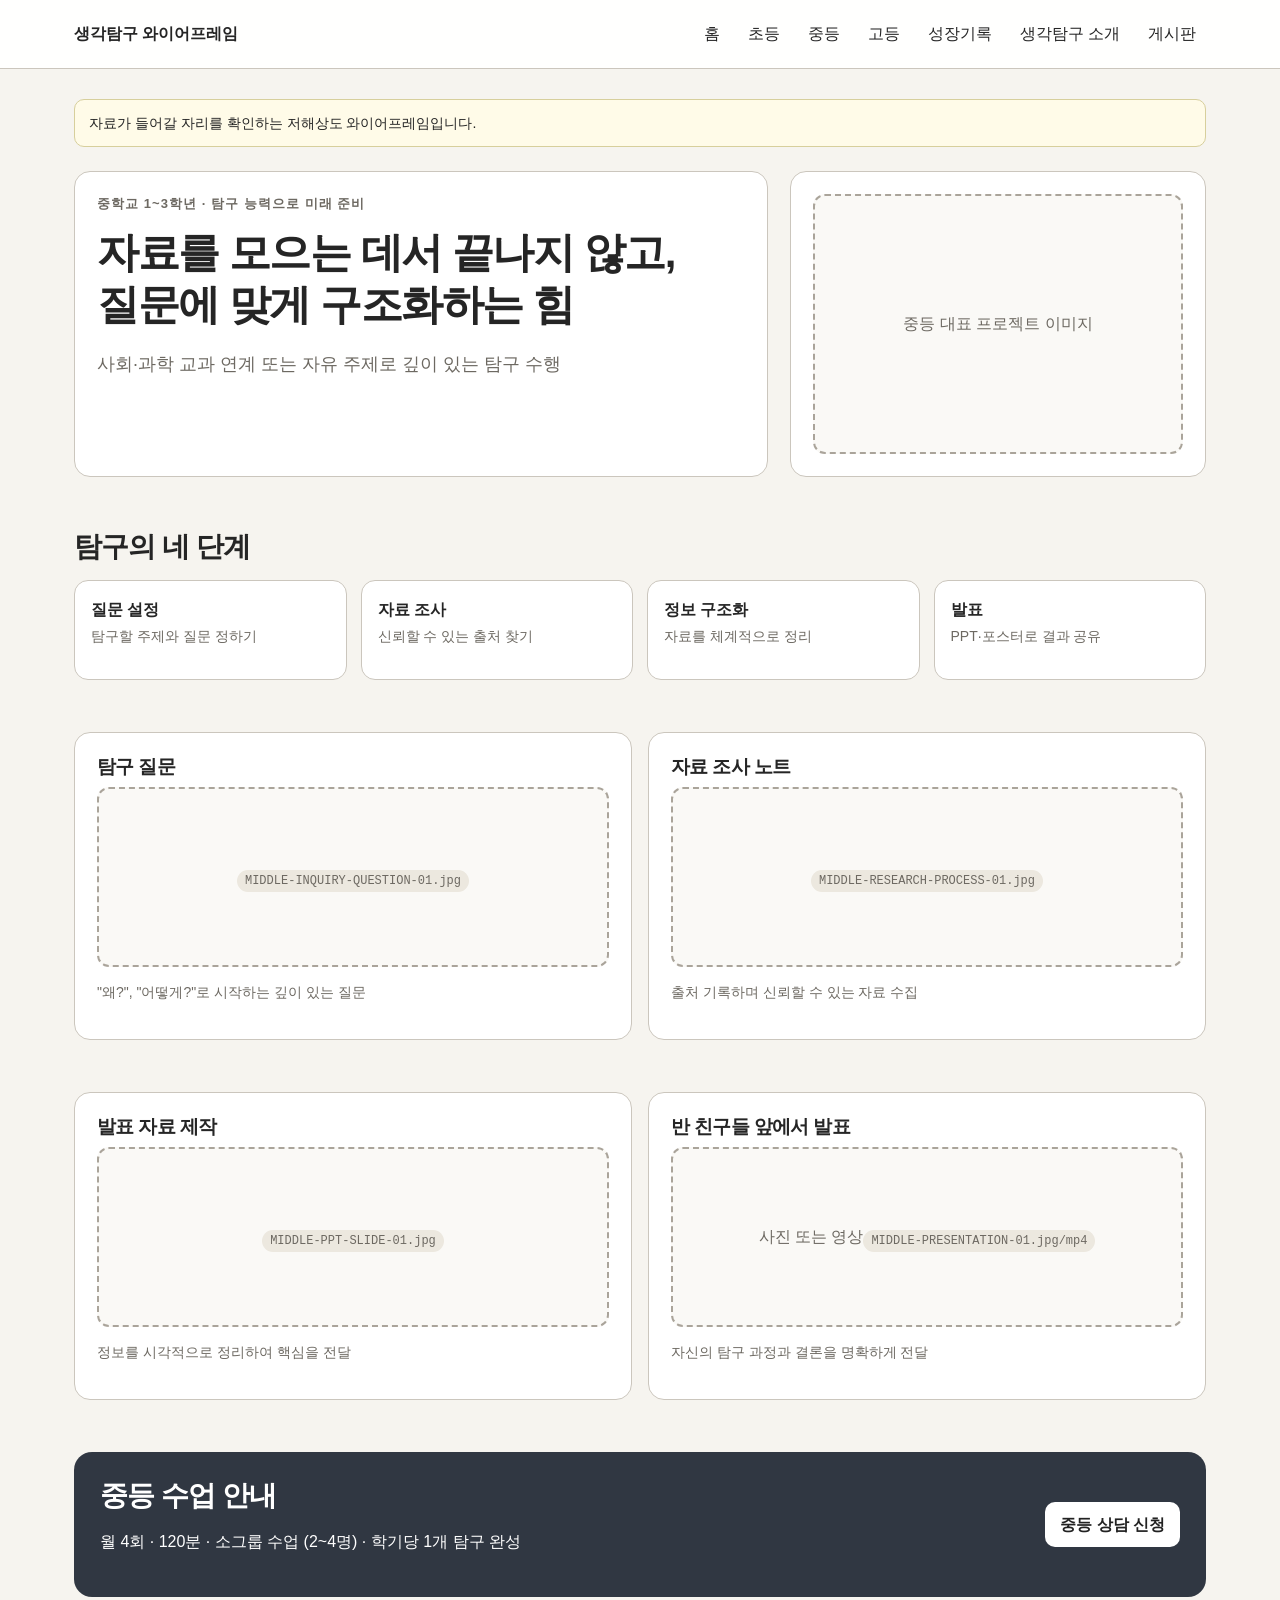
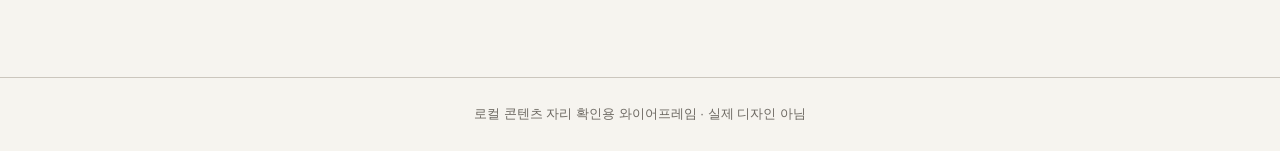
<file: 20_ThinkExplore/02_Web/middle-wireframe.html>
<!doctype html><html lang="ko"><head><meta charset="utf-8"><meta name="viewport" content="width=device-width,initial-scale=1"><title>중등 와이어프레임</title><link rel="stylesheet" href="wireframe.css"></head><body><header class="topbar"><nav class="nav"><div class="brand">생각탐구 와이어프레임</div><div class="navlinks">
<a href="index-wireframe.html">홈</a><a href="elementary-wireframe.html">초등</a><a href="middle-wireframe.html">중등</a><a href="high-wireframe.html">고등</a><a href="archive-wireframe.html">성장기록</a><a href="about-wireframe.html">생각탐구 소개</a><a href="board-wireframe.html">게시판</a>
</div></nav></header><main><div class="notice">자료가 들어갈 자리를 확인하는 저해상도 와이어프레임입니다.</div>
<section class="hero"><div class="box"><div class="eyebrow">중학교 1~3학년 · 탐구 능력으로 미래 준비</div><h1>자료를 모으는 데서 끝나지 않고,<br>질문에 맞게 구조화하는 힘</h1><p class="lead">사회·과학 교과 연계 또는 자유 주제로 깊이 있는 탐구 수행</p></div><div class="box"><div class="placeholder tall">중등 대표 프로젝트 이미지</div></div></section>
<section class="section"><div class="section-head"><h2>탐구의 네 단계</h2></div><div class="process"><div class="step"><strong>질문 설정</strong><br><span class="small">탐구할 주제와 질문 정하기</span></div><div class="step"><strong>자료 조사</strong><br><span class="small">신뢰할 수 있는 출처 찾기</span></div><div class="step"><strong>정보 구조화</strong><br><span class="small">자료를 체계적으로 정리</span></div><div class="step"><strong>발표</strong><br><span class="small">PPT·포스터로 결과 공유</span></div></div></section>
<section class="section"><div class="grid two"><div class="card"><h3>탐구 질문</h3><div class="placeholder"><span class="file">MIDDLE-INQUIRY-QUESTION-01.jpg</span></div><p class="small">"왜?", "어떻게?"로 시작하는 깊이 있는 질문</p></div><div class="card"><h3>자료 조사 노트</h3><div class="placeholder"><span class="file">MIDDLE-RESEARCH-PROCESS-01.jpg</span></div><p class="small">출처 기록하며 신뢰할 수 있는 자료 수집</p></div></div></section>
<section class="section"><div class="grid two"><div class="card"><h3>발표 자료 제작</h3><div class="placeholder"><span class="file">MIDDLE-PPT-SLIDE-01.jpg</span></div><p class="small">정보를 시각적으로 정리하여 핵심을 전달</p></div><div class="card"><h3>반 친구들 앞에서 발표</h3><div class="placeholder">사진 또는 영상<br><span class="file">MIDDLE-PRESENTATION-01.jpg/mp4</span></div><p class="small">자신의 탐구 과정과 결론을 명확하게 전달</p></div></div></section>
<section class="cta"><div><h2>중등 수업 안내</h2><p>월 4회 · 120분 · 소그룹 수업 (2~4명) · 학기당 1개 탐구 완성</p></div><a class="btn" href="#">중등 상담 신청</a></section>
</main><footer class="footer">로컬 콘텐츠 자리 확인용 와이어프레임 · 실제 디자인 아님</footer></body></html>
</file>
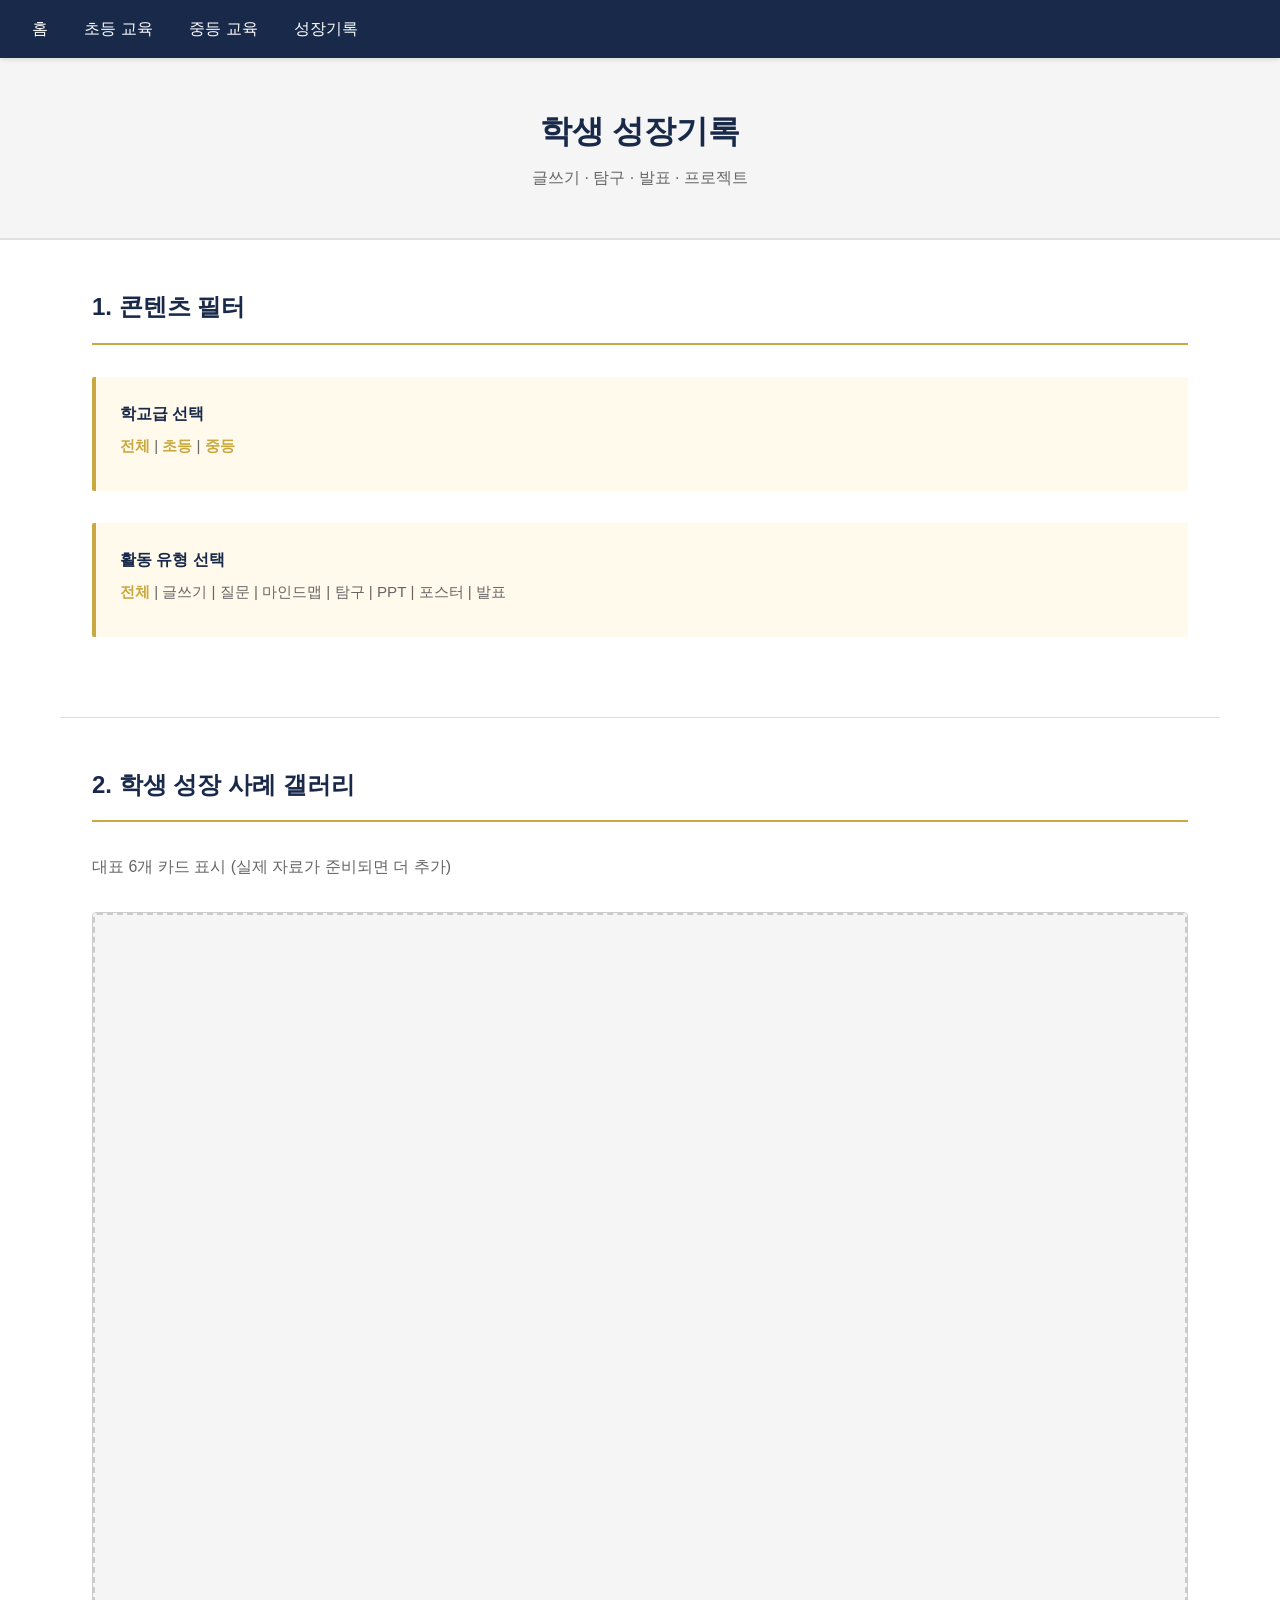
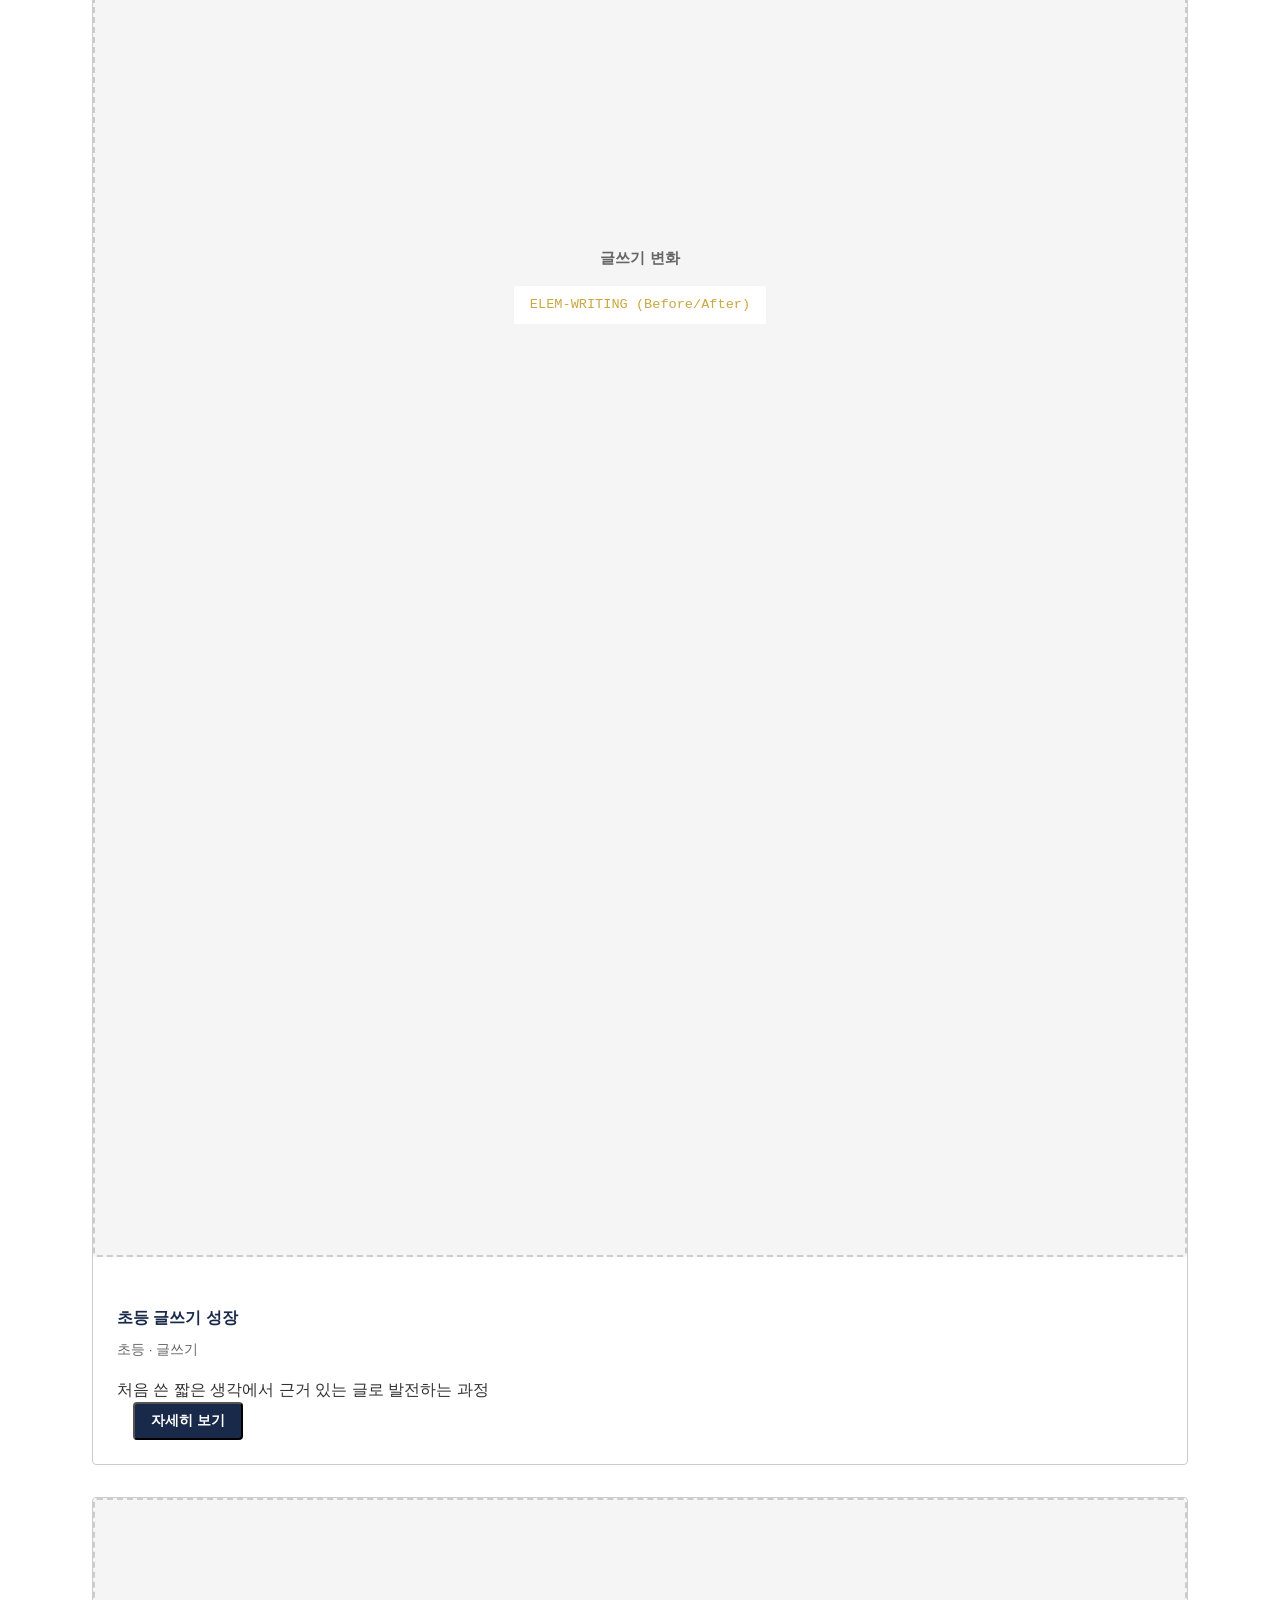
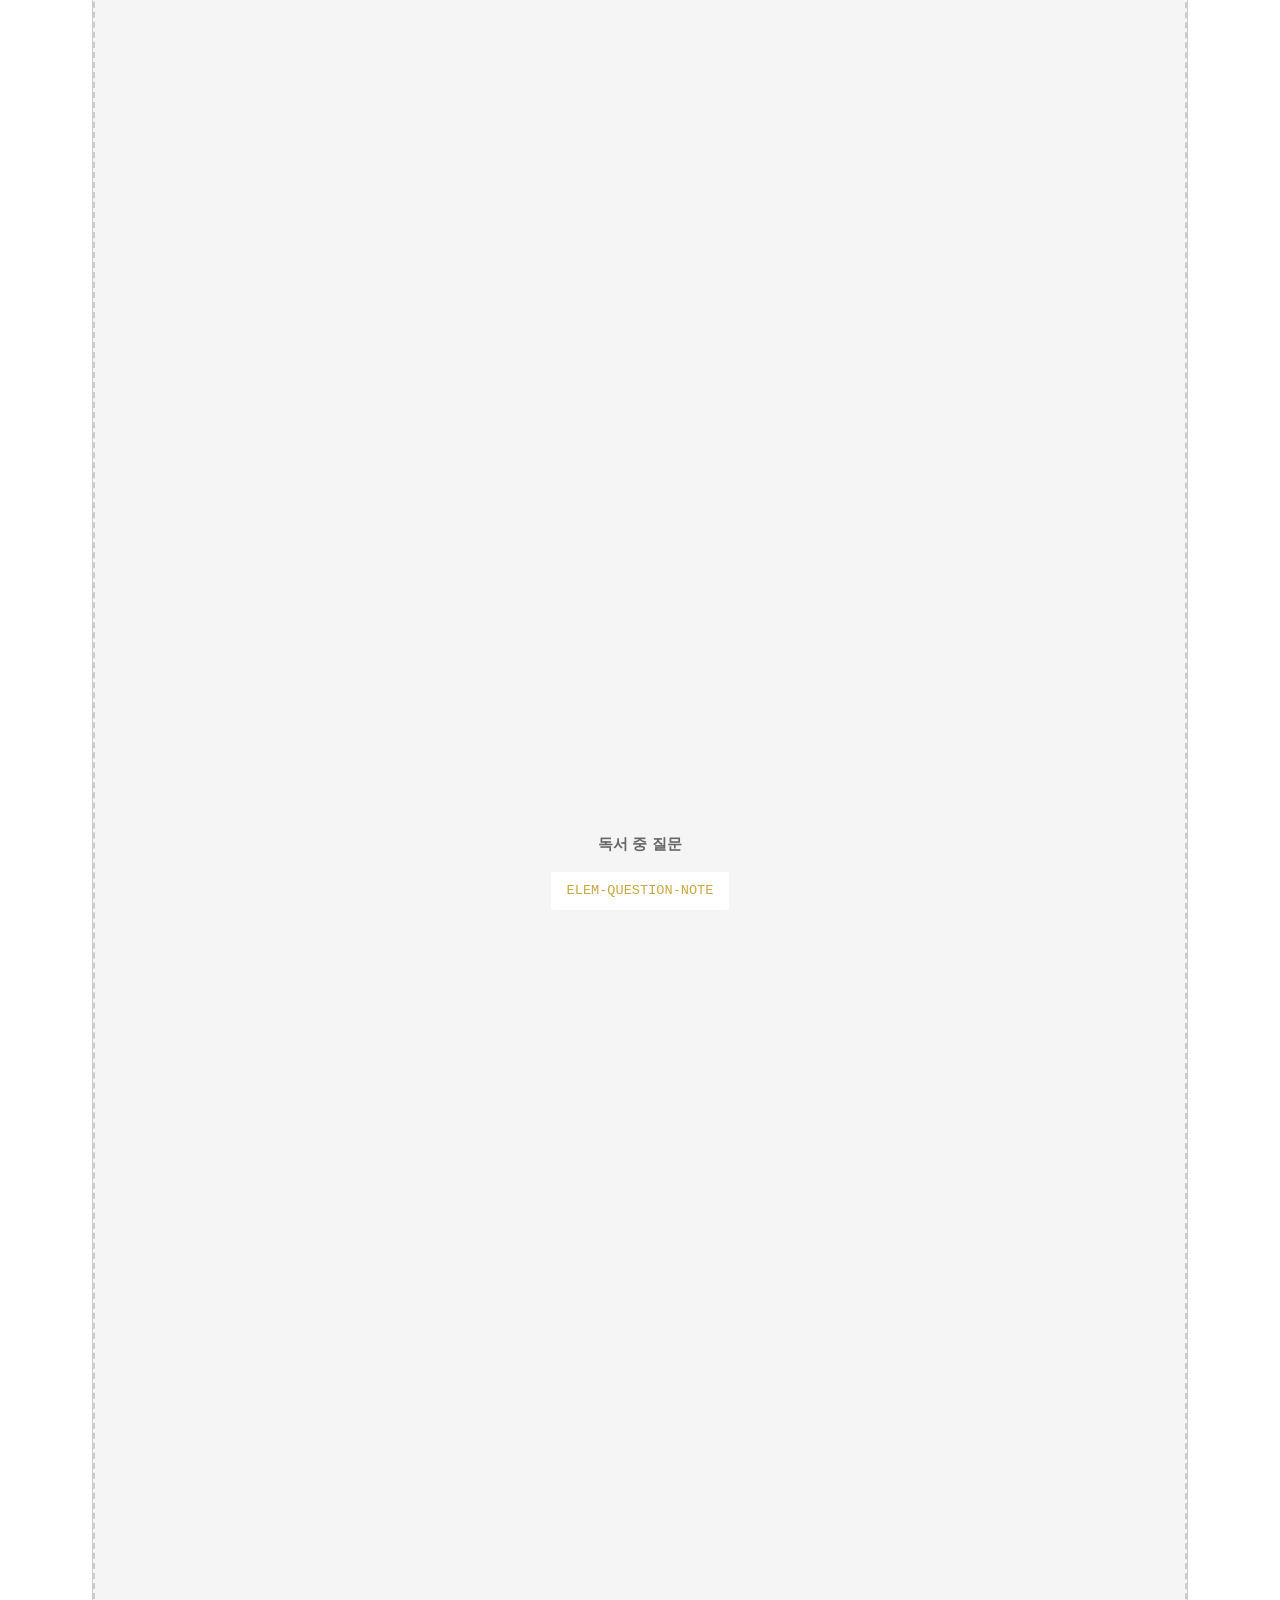
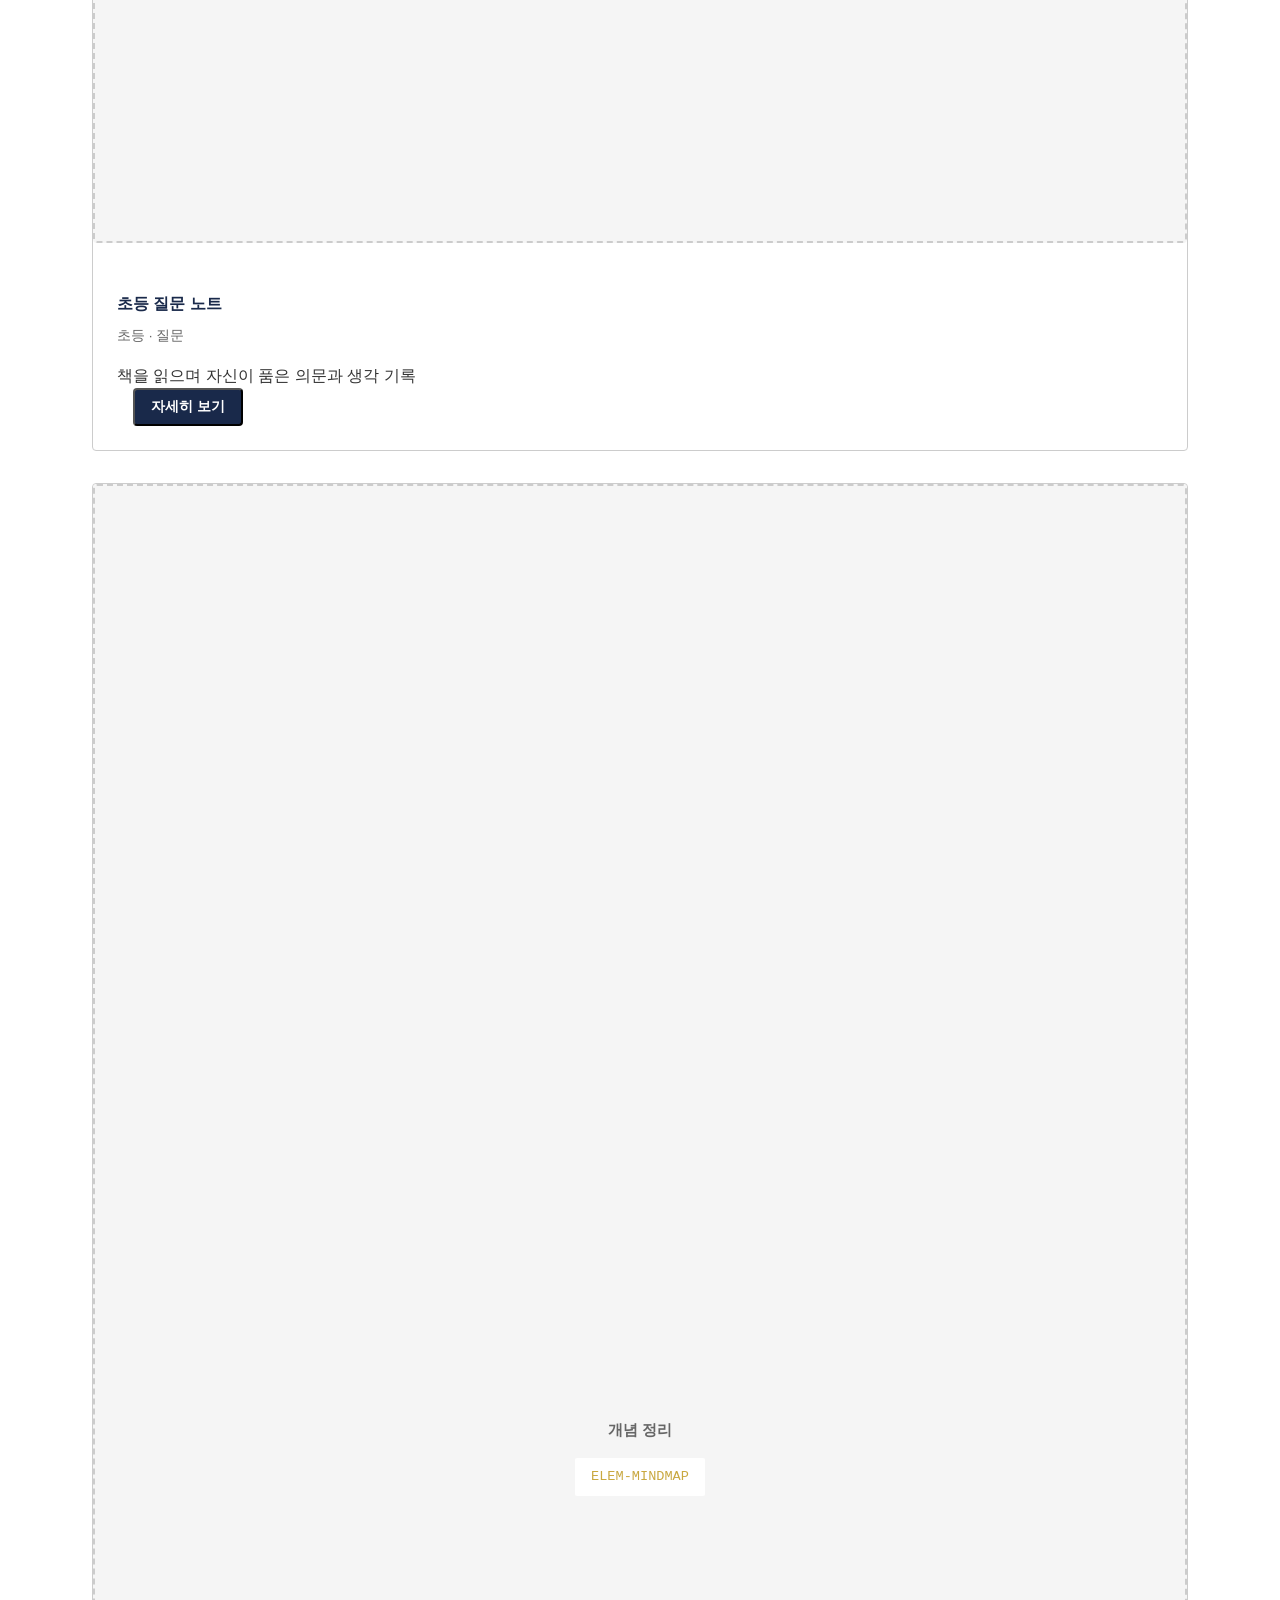
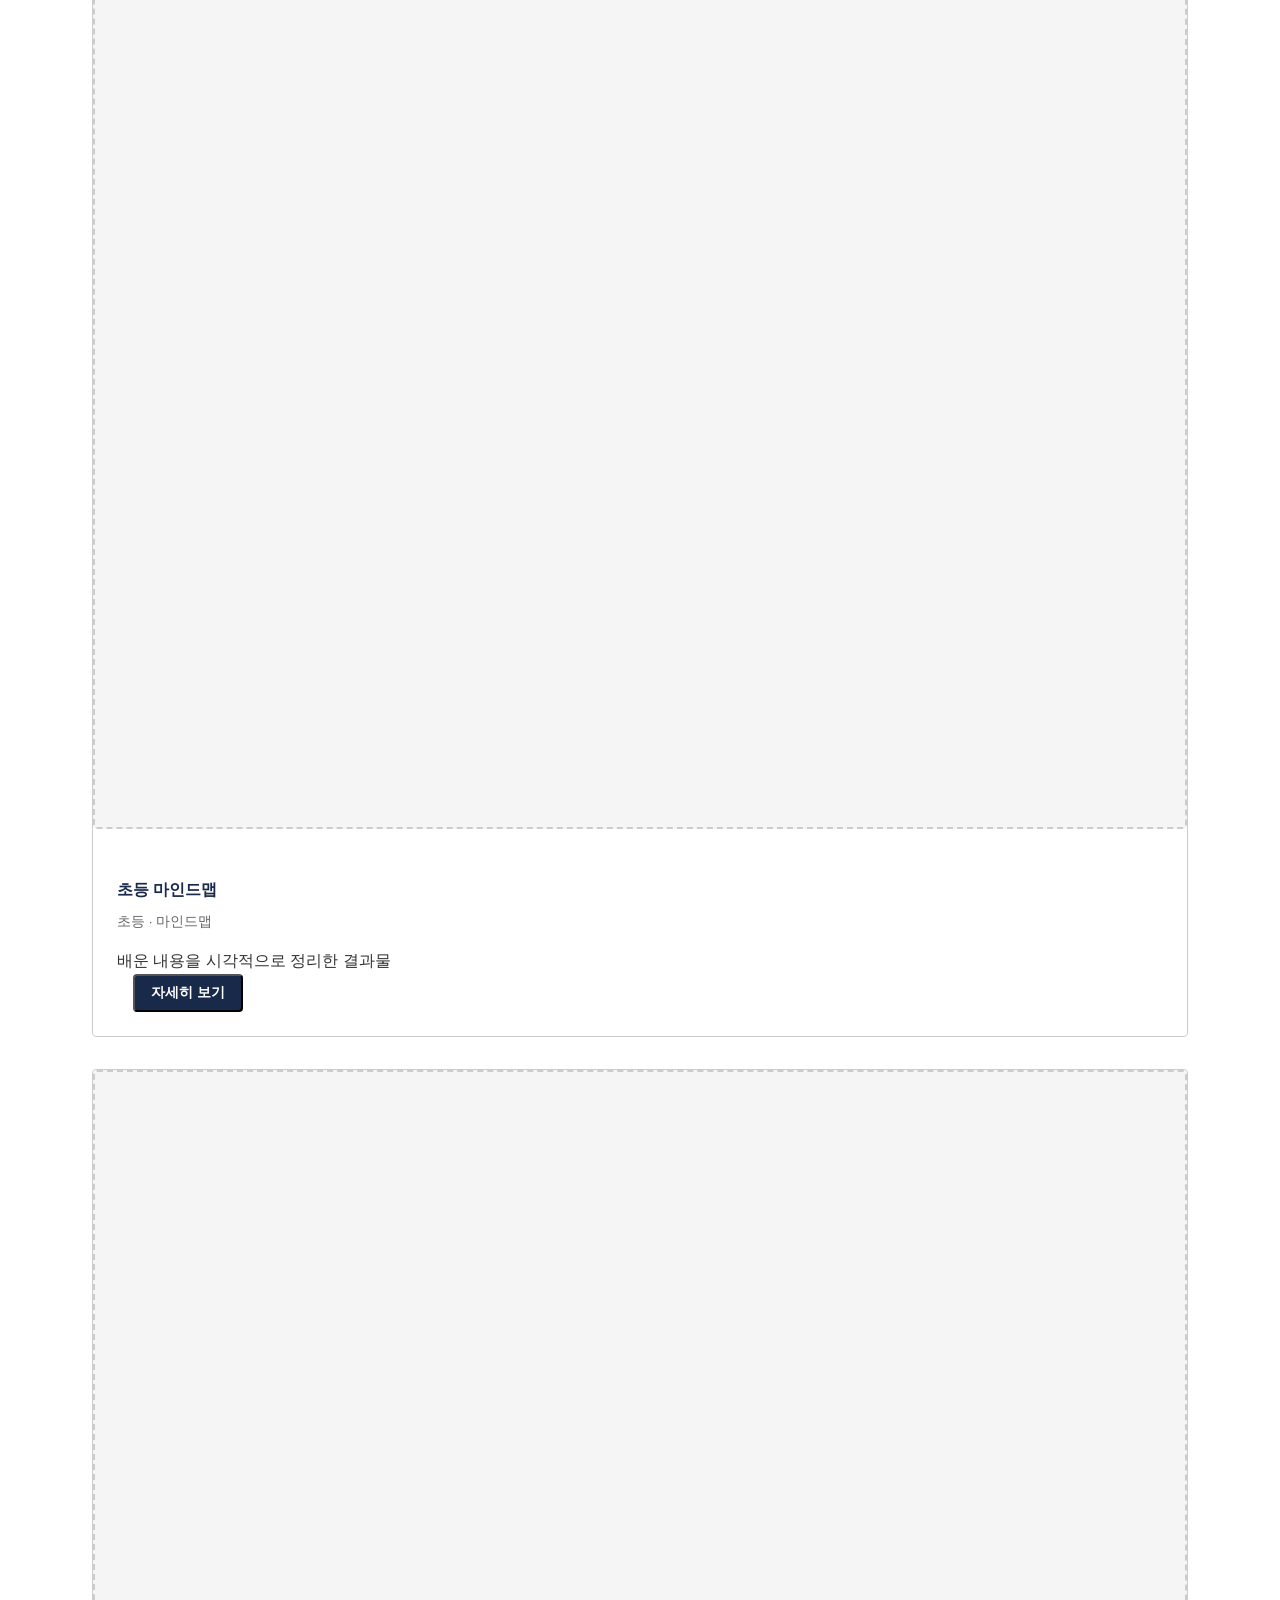
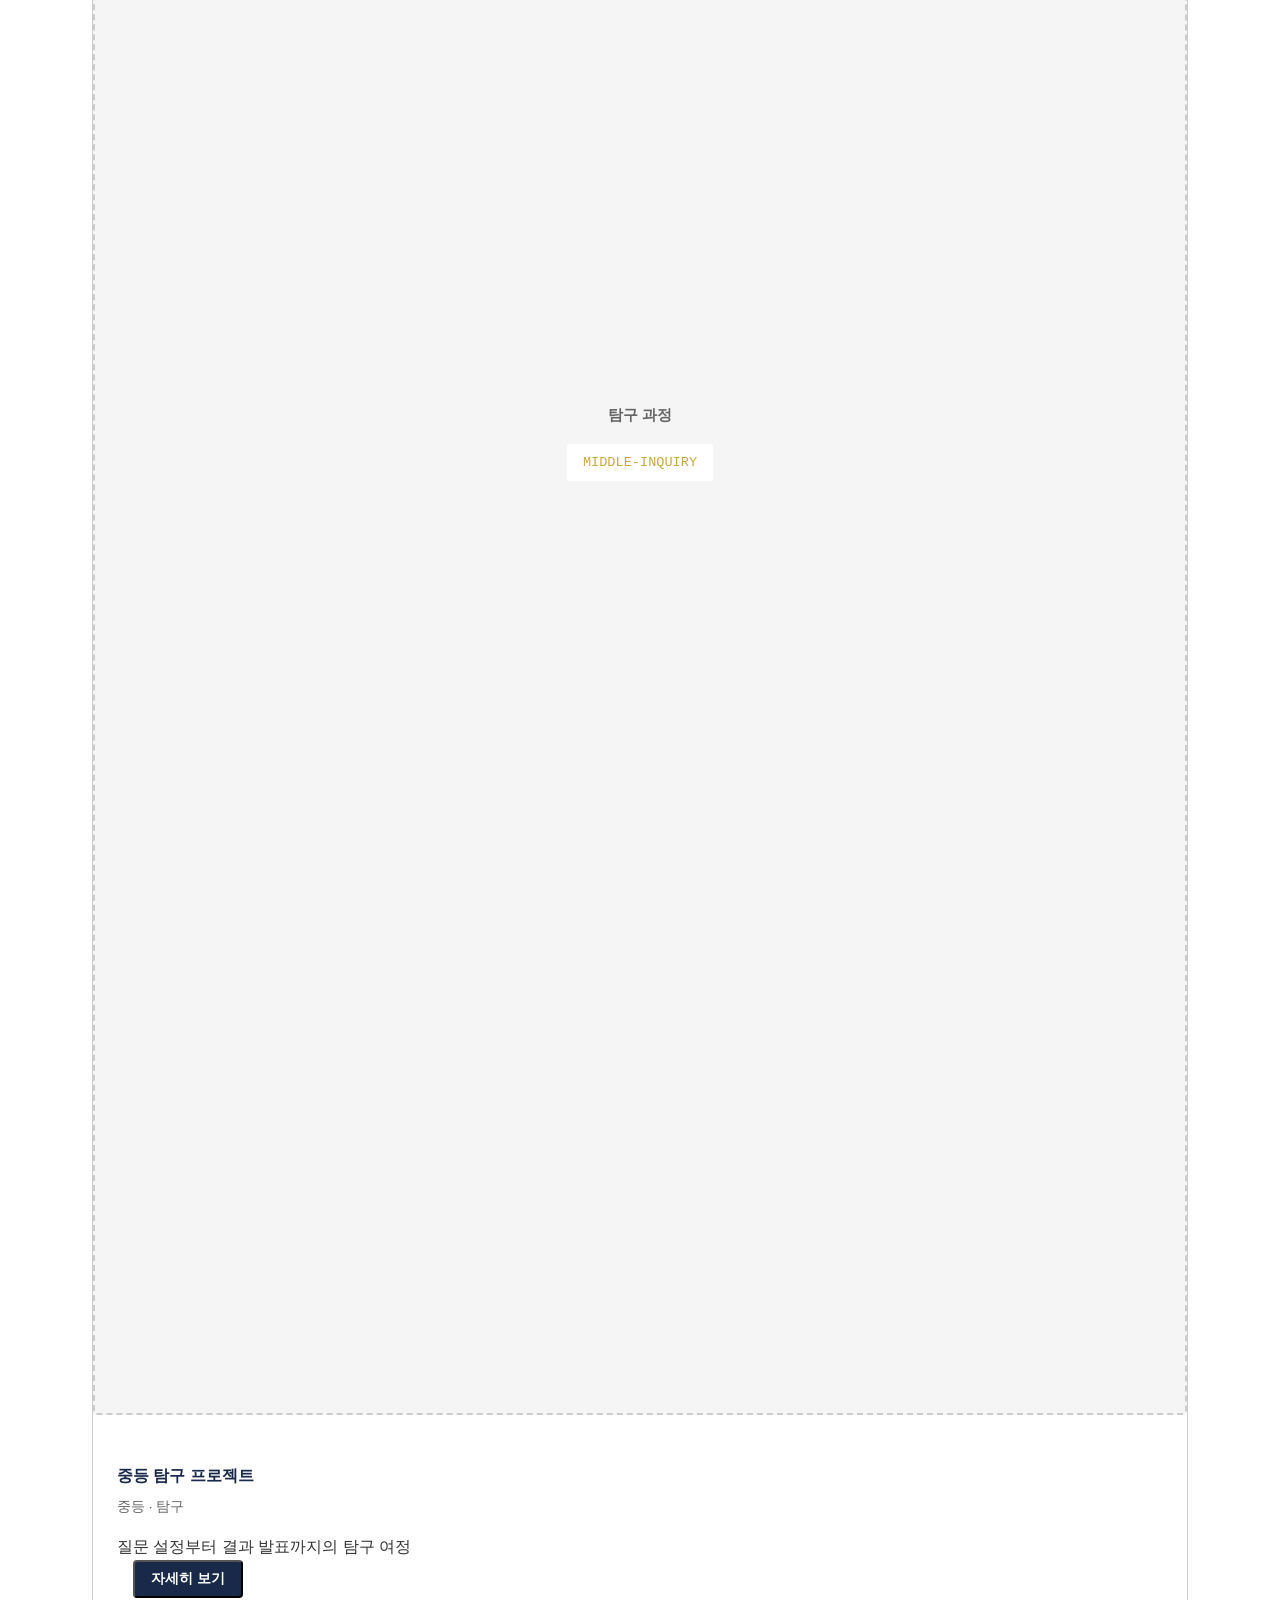
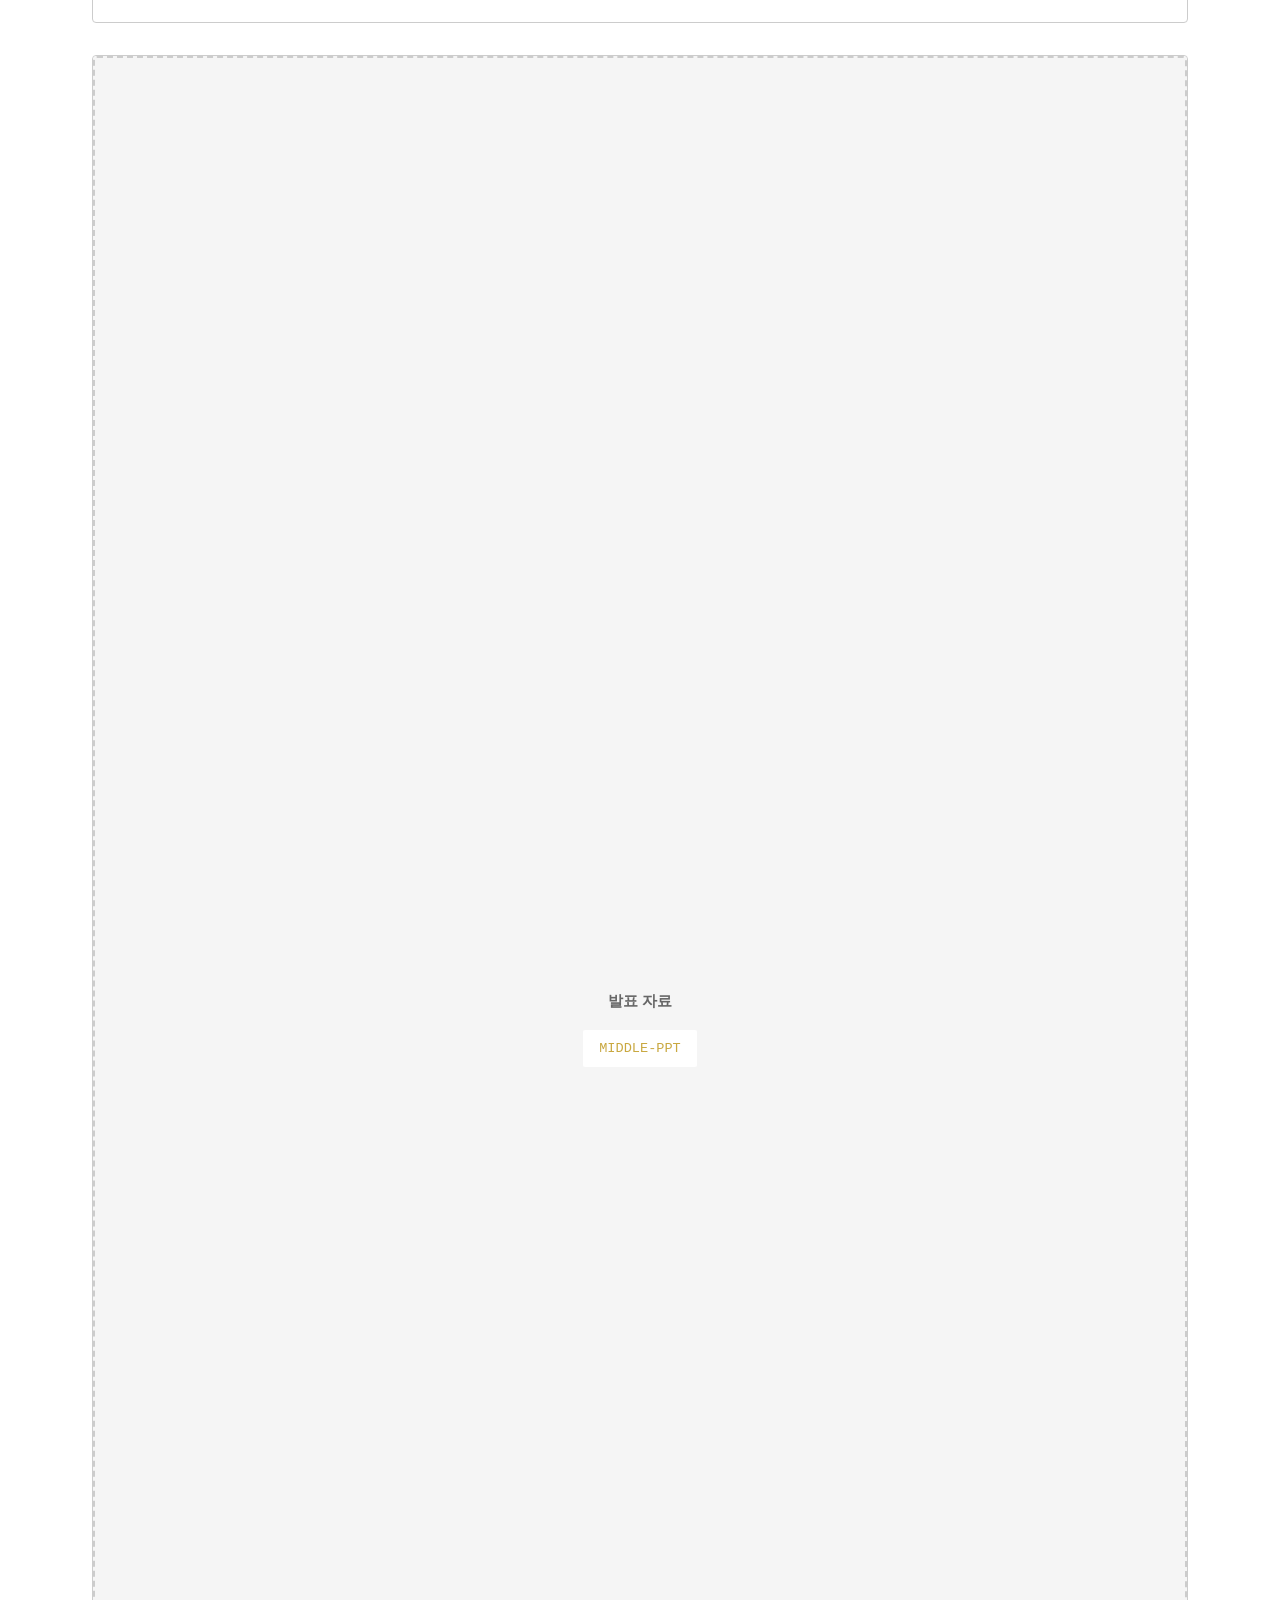
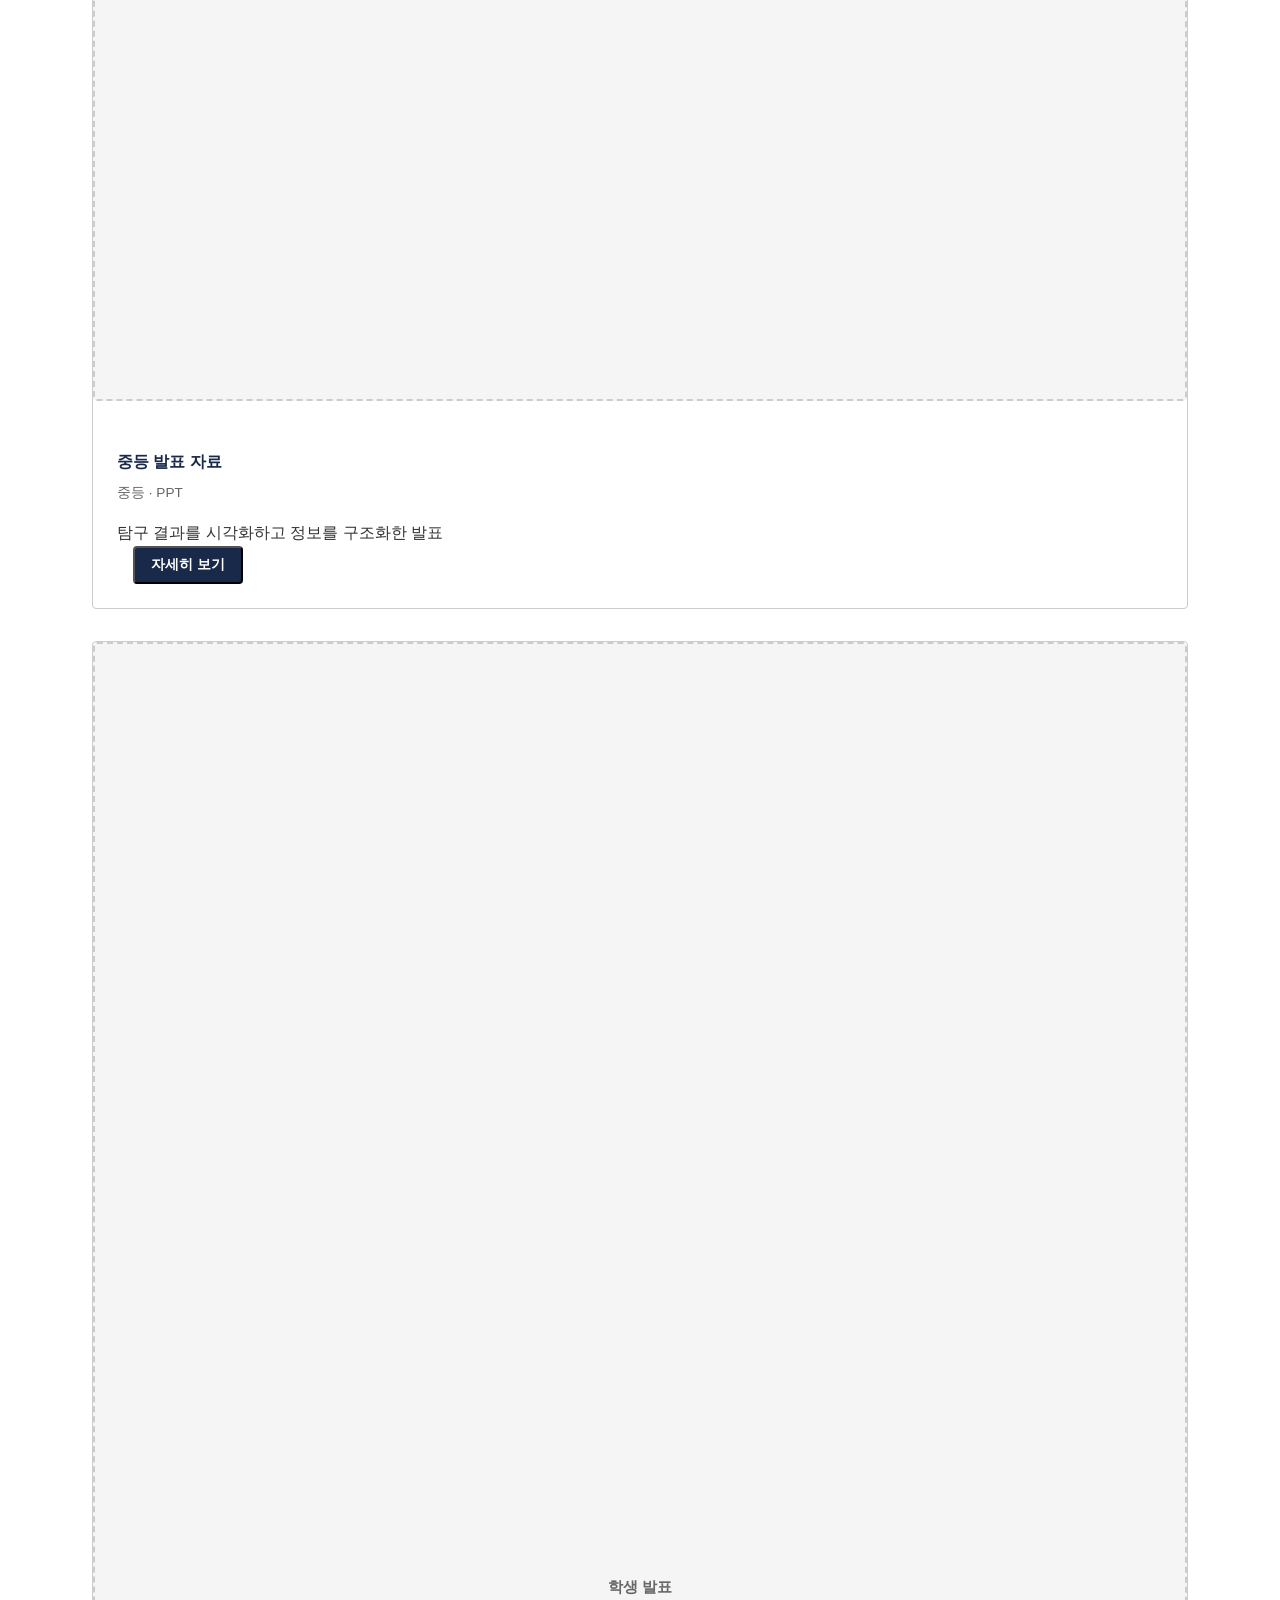
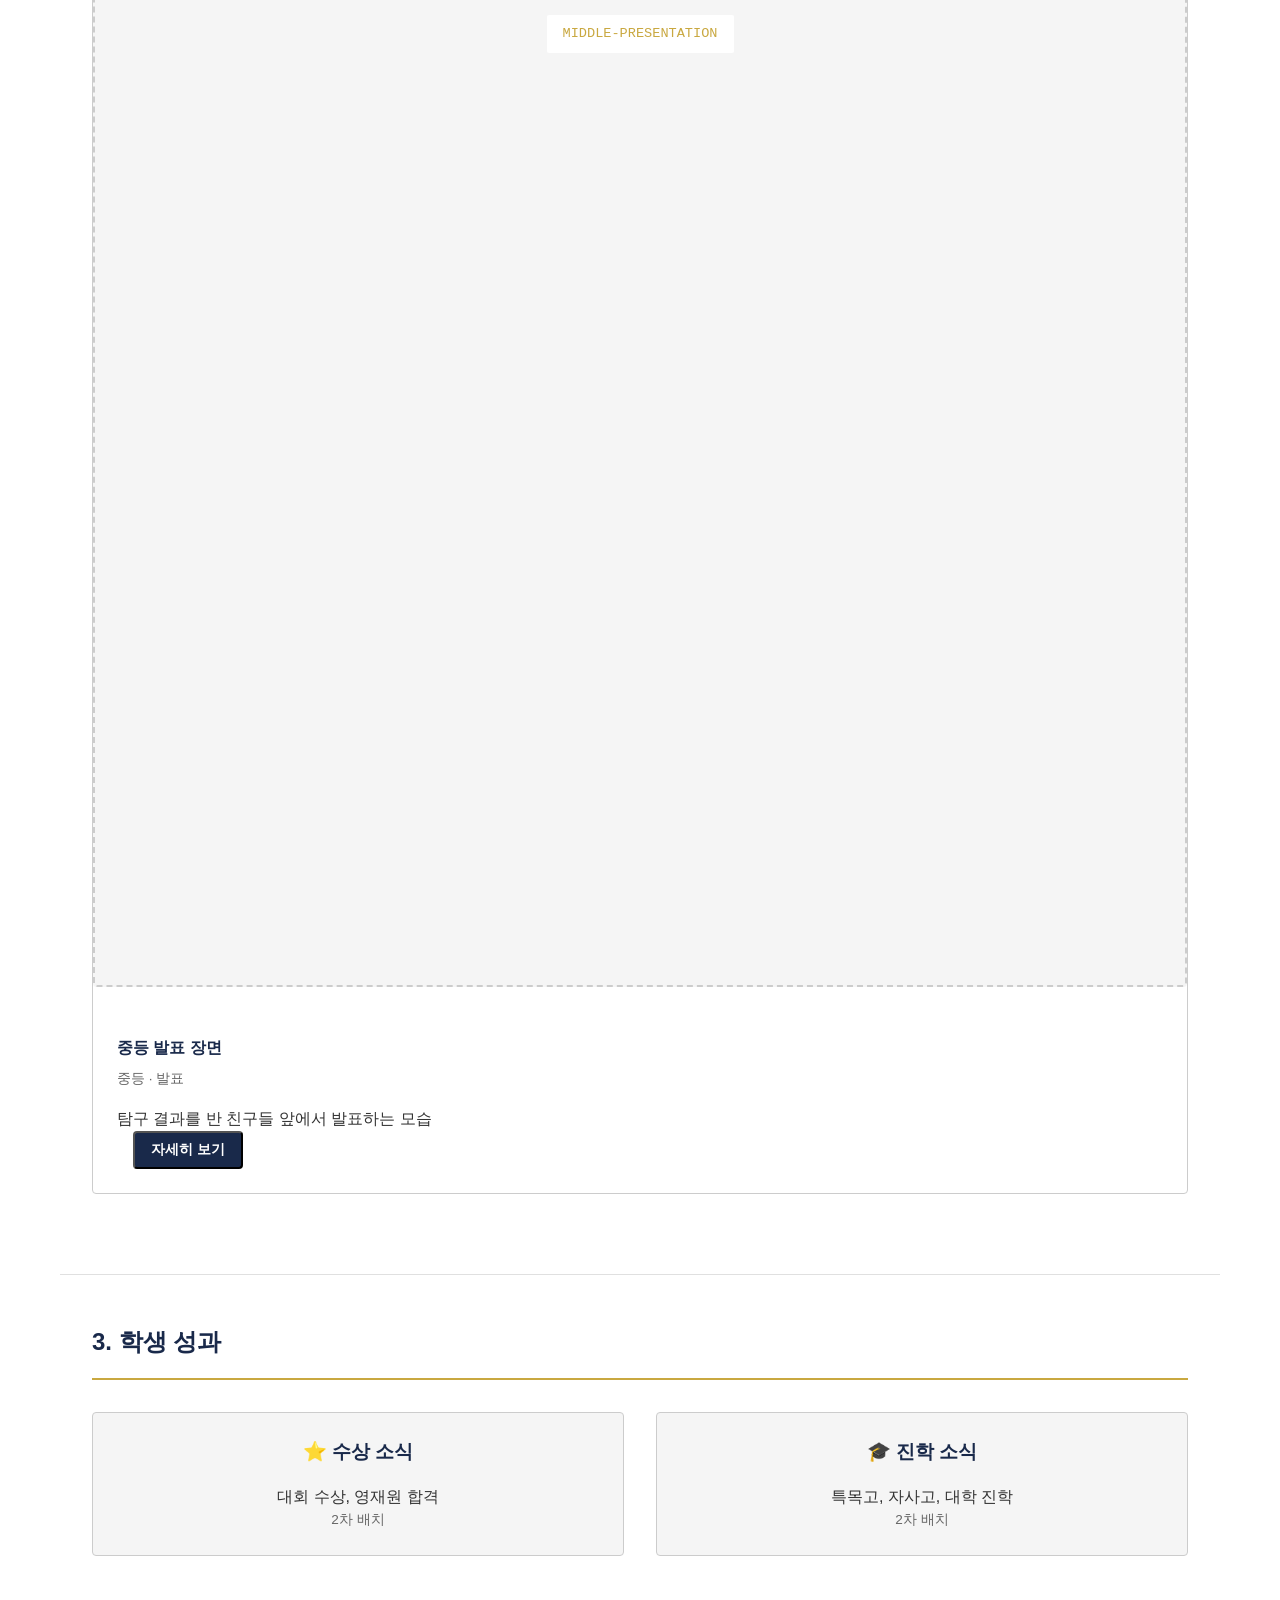
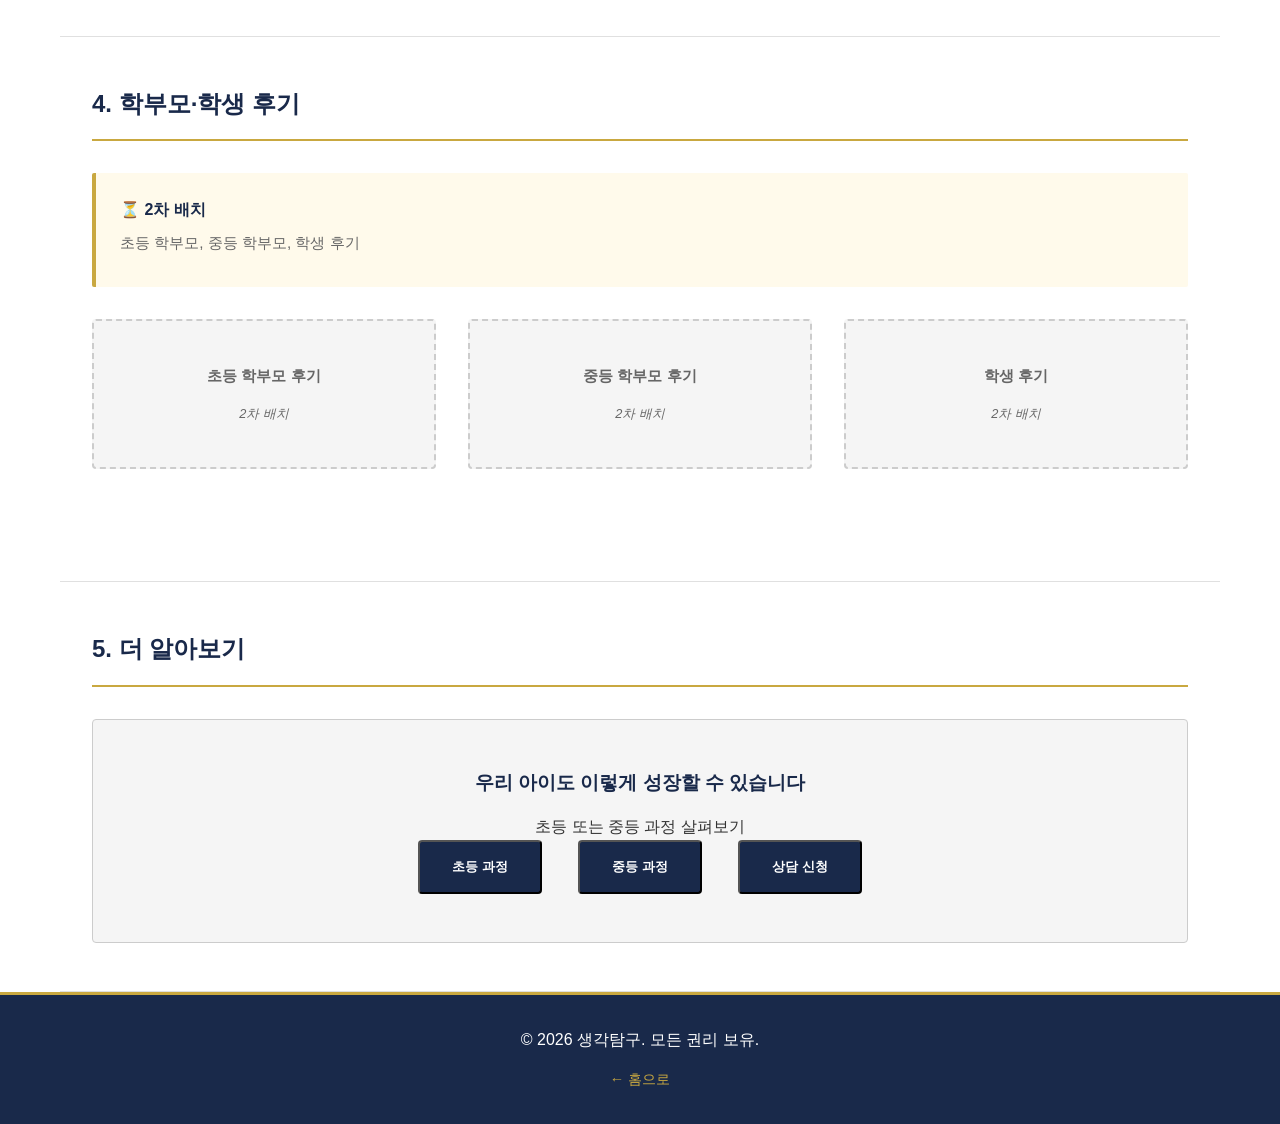
<file: 20_ThinkExplore/07_Website_Content_Staging/08_Wireframe_Preview/archive-wireframe.html>
<!DOCTYPE html>
<html lang="ko">
<head>
  <meta charset="UTF-8">
  <meta name="viewport" content="width=device-width, initial-scale=1.0">
  <title>성장기록 - 콘텐츠 와이어프레임</title>
  <link rel="stylesheet" href="wireframe.css">
</head>
<body>

<nav>
  <a href="index-wireframe.html">홈</a>
  <a href="elementary-wireframe.html">초등 교육</a>
  <a href="middle-wireframe.html">중등 교육</a>
  <a href="archive-wireframe.html">성장기록</a>
</nav>

<div class="page-title">
  <h1>학생 성장기록</h1>
  <p>글쓰기 · 탐구 · 발표 · 프로젝트</p>
</div>

<!-- 필터 -->
<section>
  <h2>1. 콘텐츠 필터</h2>

  <div class="info-box">
    <h4>학교급 선택</h4>
    <p>
      <span class="required">전체</span> |
      <span class="required">초등</span> |
      <span class="required">중등</span>
    </p>
  </div>

  <div class="info-box">
    <h4>활동 유형 선택</h4>
    <p>
      <span class="required">전체</span> |
      글쓰기 | 질문 | 마인드맵 | 탐구 | PPT | 포스터 | 발표
    </p>
  </div>
</section>

<!-- 아카이브 갤러리 -->
<section>
  <h2>2. 학생 성장 사례 갤러리</h2>

  <p style="color: var(--dark-gray); margin-bottom: 2rem;">
    대표 6개 카드 표시 (실제 자료가 준비되면 더 추가)
  </p>

  <!-- 카드 1: 초등 글쓰기 -->
  <div class="card">
    <div class="image-slot tall">
      <div>
        <div class="slot-label">글쓰기 변화</div>
        <div class="slot-filename">ELEM-WRITING (Before/After)</div>
      </div>
    </div>
    <div class="card-content">
      <div class="card-title">초등 글쓰기 성장</div>
      <div class="card-meta">초등 · 글쓰기</div>
      <p>처음 쓴 짧은 생각에서 근거 있는 글로 발전하는 과정</p>
      <button class="cta-button" style="font-size: 0.85rem; padding: 0.5rem 1rem;">자세히 보기</button>
    </div>
  </div>

  <!-- 카드 2: 초등 질문 노트 -->
  <div class="card">
    <div class="image-slot tall">
      <div>
        <div class="slot-label">독서 중 질문</div>
        <div class="slot-filename">ELEM-QUESTION-NOTE</div>
      </div>
    </div>
    <div class="card-content">
      <div class="card-title">초등 질문 노트</div>
      <div class="card-meta">초등 · 질문</div>
      <p>책을 읽으며 자신이 품은 의문과 생각 기록</p>
      <button class="cta-button" style="font-size: 0.85rem; padding: 0.5rem 1rem;">자세히 보기</button>
    </div>
  </div>

  <!-- 카드 3: 초등 마인드맵 -->
  <div class="card">
    <div class="image-slot tall">
      <div>
        <div class="slot-label">개념 정리</div>
        <div class="slot-filename">ELEM-MINDMAP</div>
      </div>
    </div>
    <div class="card-content">
      <div class="card-title">초등 마인드맵</div>
      <div class="card-meta">초등 · 마인드맵</div>
      <p>배운 내용을 시각적으로 정리한 결과물</p>
      <button class="cta-button" style="font-size: 0.85rem; padding: 0.5rem 1rem;">자세히 보기</button>
    </div>
  </div>

  <!-- 카드 4: 중등 탐구 -->
  <div class="card">
    <div class="image-slot tall">
      <div>
        <div class="slot-label">탐구 과정</div>
        <div class="slot-filename">MIDDLE-INQUIRY</div>
      </div>
    </div>
    <div class="card-content">
      <div class="card-title">중등 탐구 프로젝트</div>
      <div class="card-meta">중등 · 탐구</div>
      <p>질문 설정부터 결과 발표까지의 탐구 여정</p>
      <button class="cta-button" style="font-size: 0.85rem; padding: 0.5rem 1rem;">자세히 보기</button>
    </div>
  </div>

  <!-- 카드 5: 중등 PPT -->
  <div class="card">
    <div class="image-slot tall">
      <div>
        <div class="slot-label">발표 자료</div>
        <div class="slot-filename">MIDDLE-PPT</div>
      </div>
    </div>
    <div class="card-content">
      <div class="card-title">중등 발표 자료</div>
      <div class="card-meta">중등 · PPT</div>
      <p>탐구 결과를 시각화하고 정보를 구조화한 발표</p>
      <button class="cta-button" style="font-size: 0.85rem; padding: 0.5rem 1rem;">자세히 보기</button>
    </div>
  </div>

  <!-- 카드 6: 중등 포스터 또는 발표 -->
  <div class="card">
    <div class="image-slot tall">
      <div>
        <div class="slot-label">학생 발표</div>
        <div class="slot-filename">MIDDLE-PRESENTATION</div>
      </div>
    </div>
    <div class="card-content">
      <div class="card-title">중등 발표 장면</div>
      <div class="card-meta">중등 · 발표</div>
      <p>탐구 결과를 반 친구들 앞에서 발표하는 모습</p>
      <button class="cta-button" style="font-size: 0.85rem; padding: 0.5rem 1rem;">자세히 보기</button>
    </div>
  </div>
</section>

<!-- 수상·진학 소식 -->
<section>
  <h2>3. 학생 성과</h2>

  <div class="grid grid-2">
    <div class="grid-item">
      <h3>⭐ 수상 소식</h3>
      <p>대회 수상, 영재원 합격</p>
      <p style="font-size: 0.85rem; color: var(--dark-gray);">2차 배치</p>
    </div>

    <div class="grid-item">
      <h3>🎓 진학 소식</h3>
      <p>특목고, 자사고, 대학 진학</p>
      <p style="font-size: 0.85rem; color: var(--dark-gray);">2차 배치</p>
    </div>
  </div>
</section>

<!-- 수업 후기 (2차 배치) -->
<section>
  <h2>4. 학부모·학생 후기</h2>

  <div class="info-box">
    <h4>⏳ 2차 배치</h4>
    <p>초등 학부모, 중등 학부모, 학생 후기</p>
  </div>

  <div class="grid grid-3">
    <div class="content-slot">
      <div class="slot-label">초등 학부모 후기</div>
      <div class="slot-note">2차 배치</div>
    </div>

    <div class="content-slot">
      <div class="slot-label">중등 학부모 후기</div>
      <div class="slot-note">2차 배치</div>
    </div>

    <div class="content-slot">
      <div class="slot-label">학생 후기</div>
      <div class="slot-note">2차 배치</div>
    </div>
  </div>
</section>

<!-- 다음 단계 -->
<section>
  <h2>5. 더 알아보기</h2>

  <div class="cta-section">
    <h3 style="margin-top: 0;">우리 아이도 이렇게 성장할 수 있습니다</h3>
    <p>초등 또는 중등 과정 살펴보기</p>
    <button class="cta-button">초등 과정</button>
    <button class="cta-button">중등 과정</button>
    <button class="cta-button">상담 신청</button>
  </div>
</section>

<footer>
  <p>&copy; 2026 생각탐구. 모든 권리 보유.</p>
  <p style="margin-top: 1rem; font-size: 0.9rem;">
    <a href="index-wireframe.html">← 홈으로</a>
  </p>
</footer>

</body>
</html>
</file>
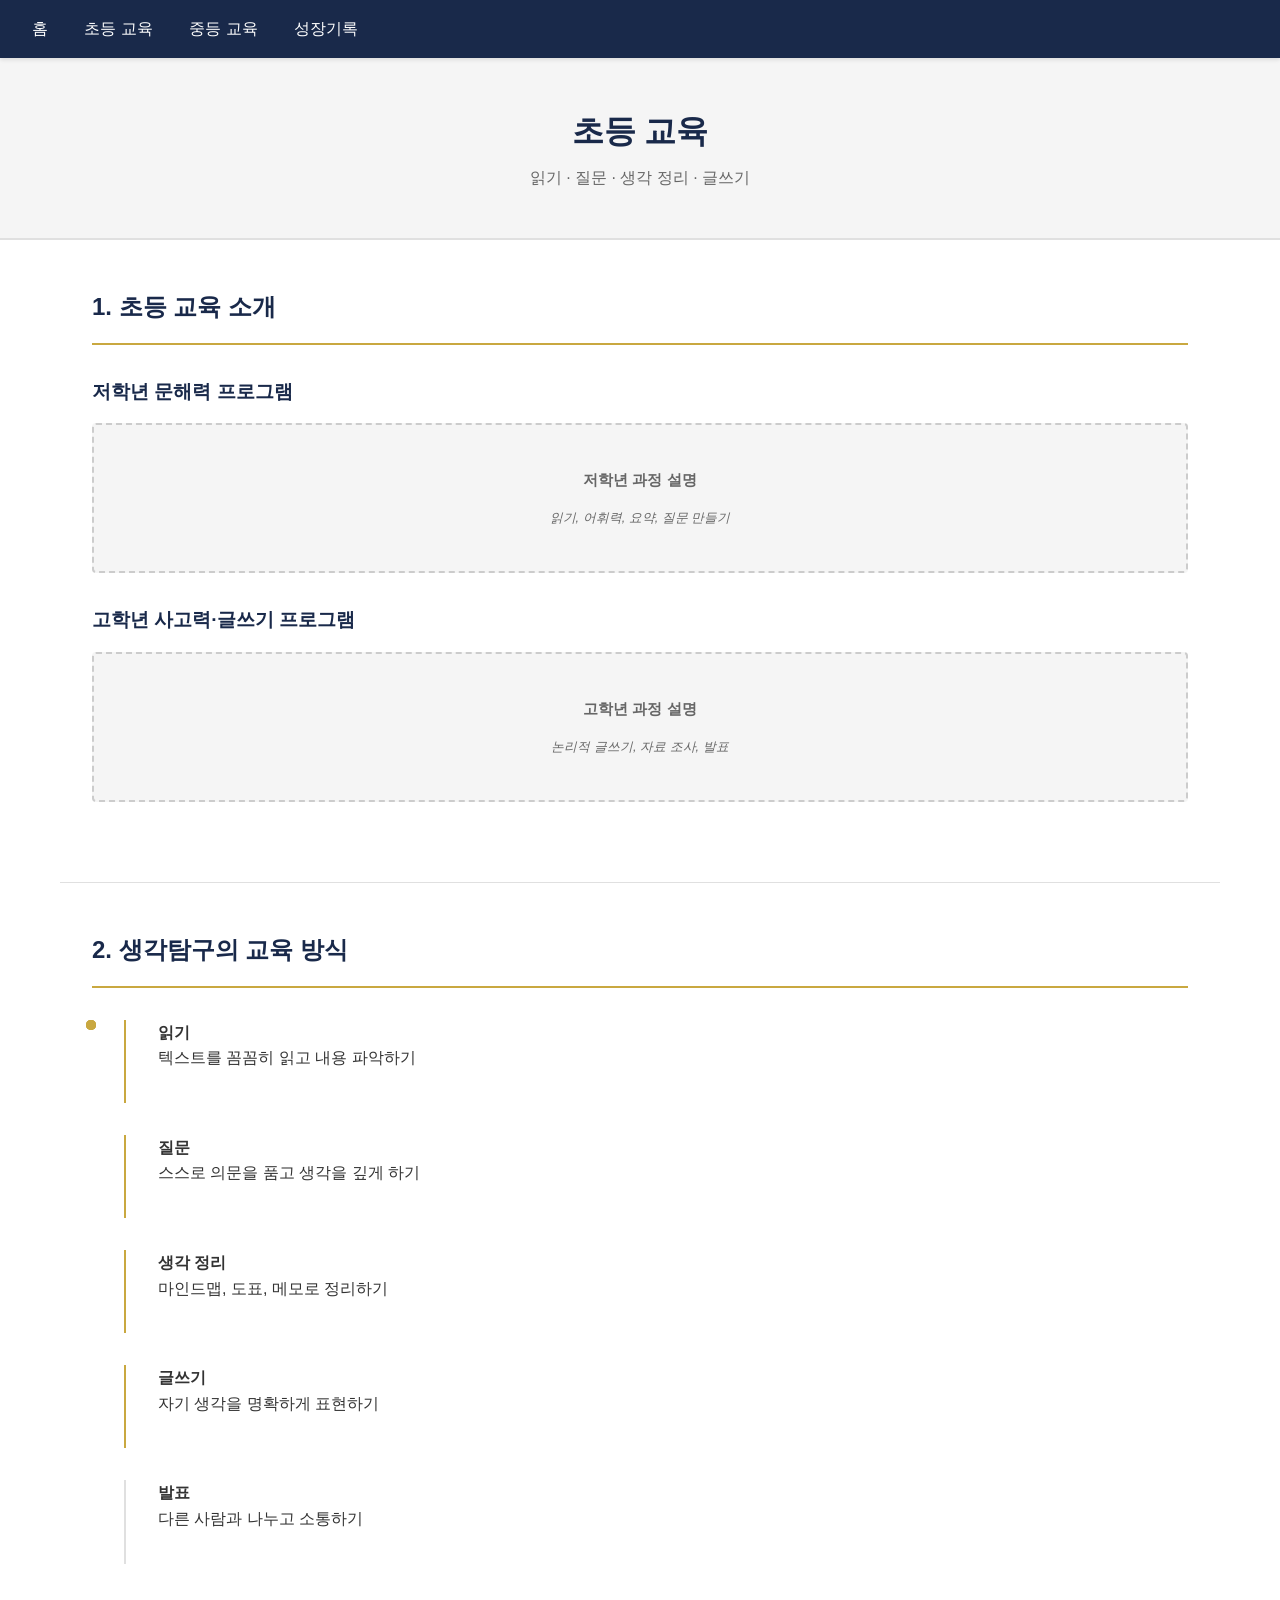
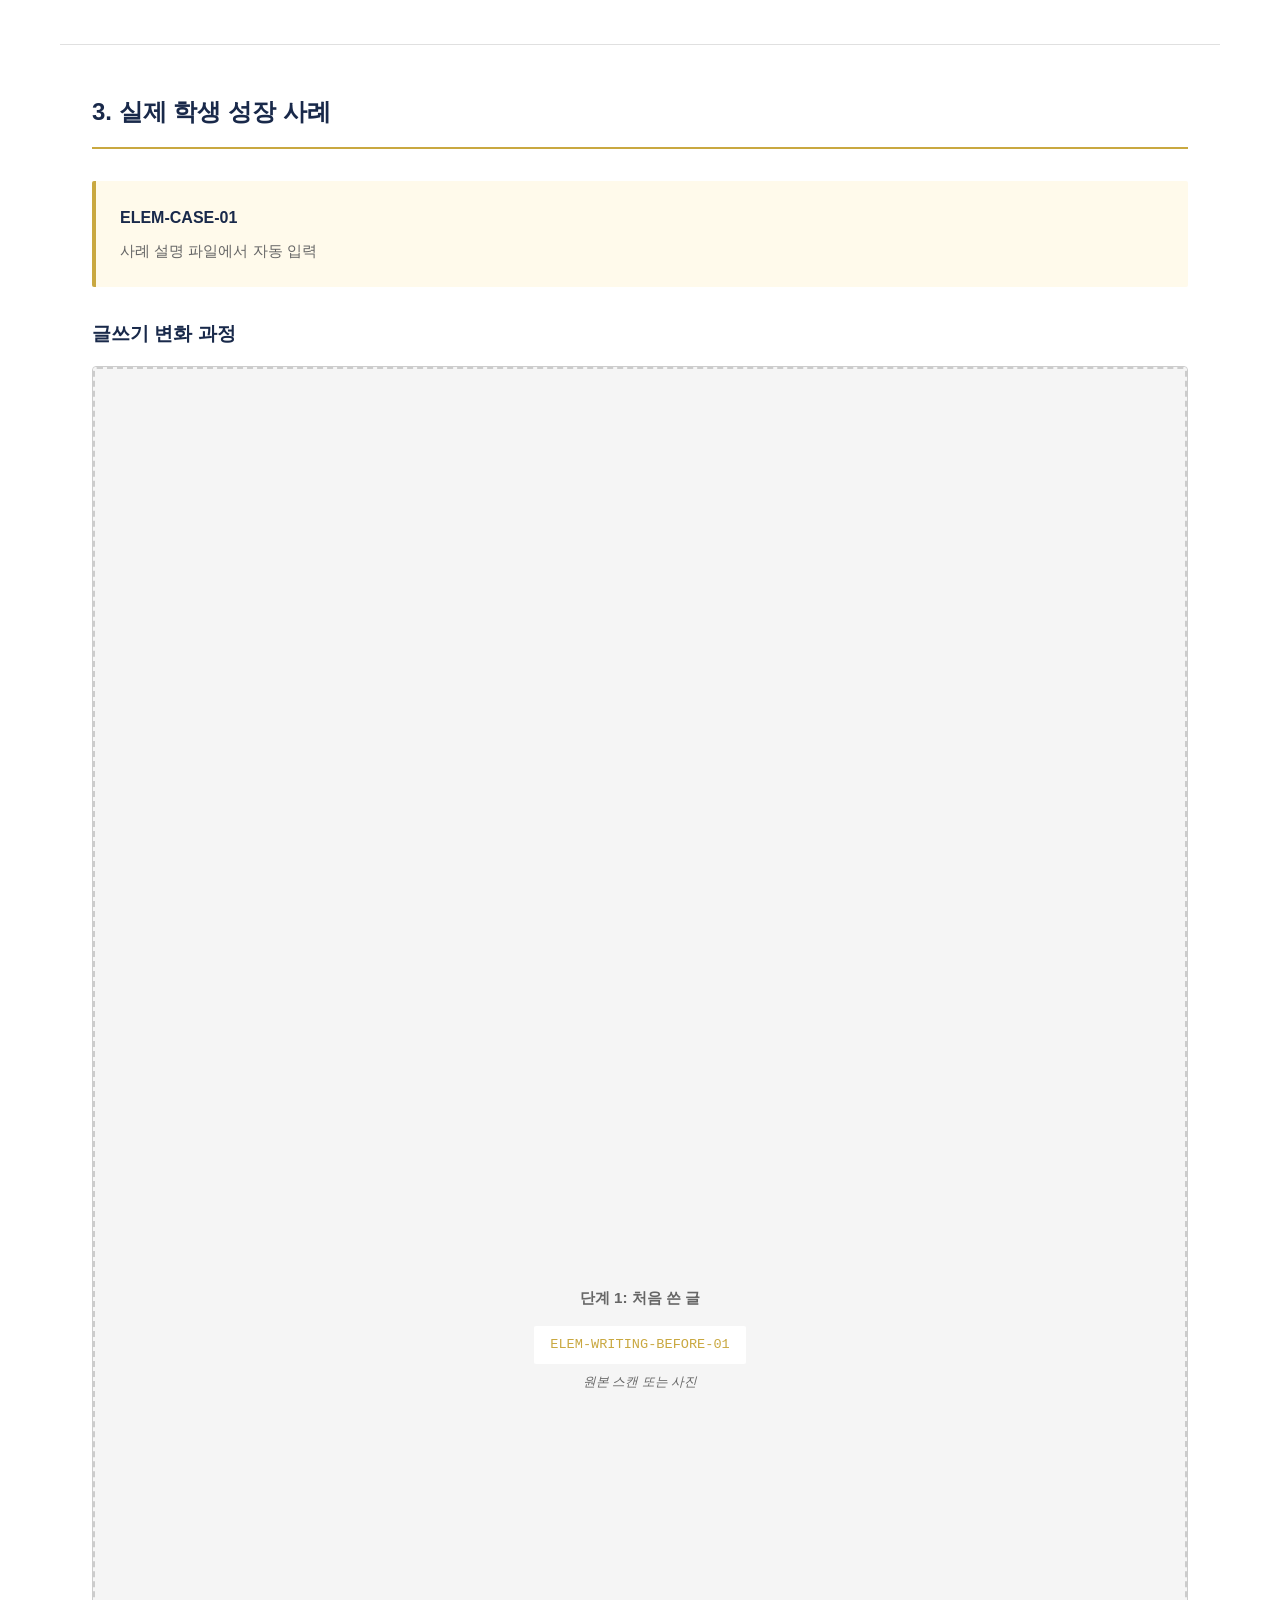
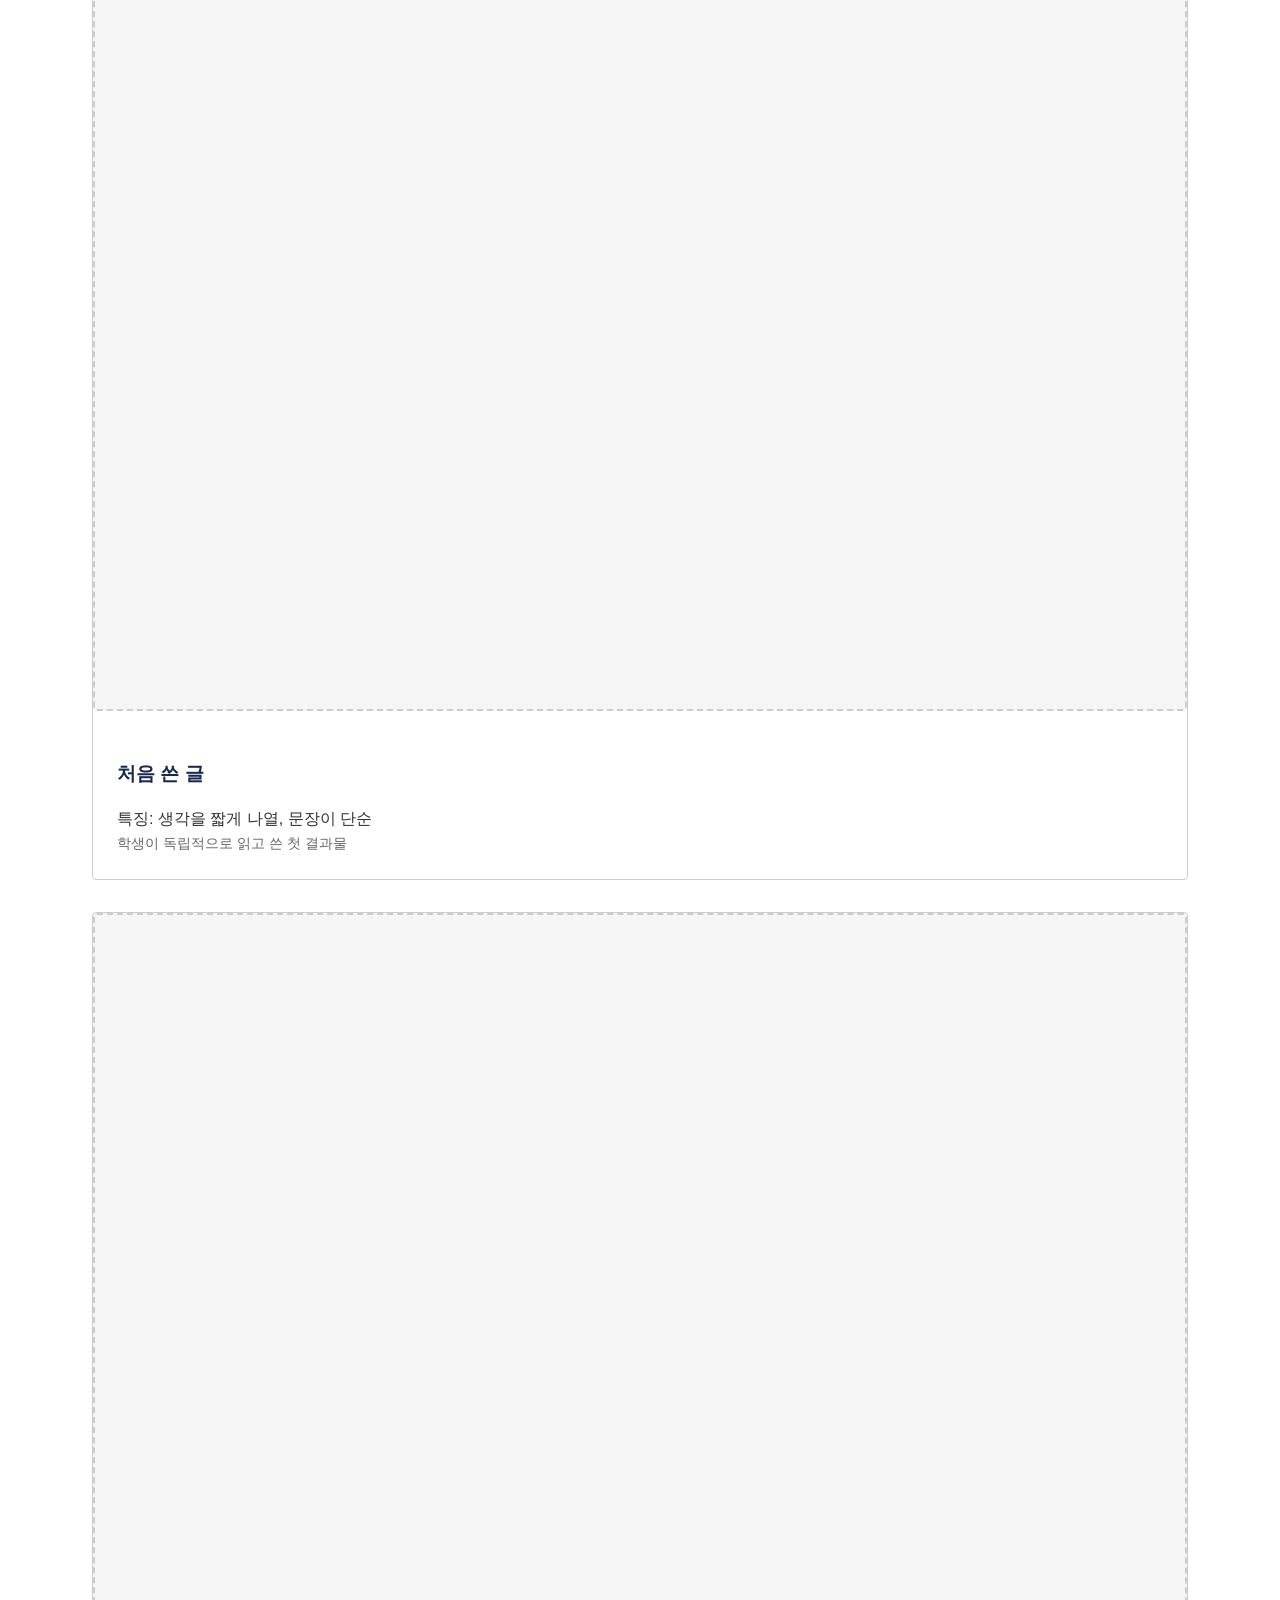
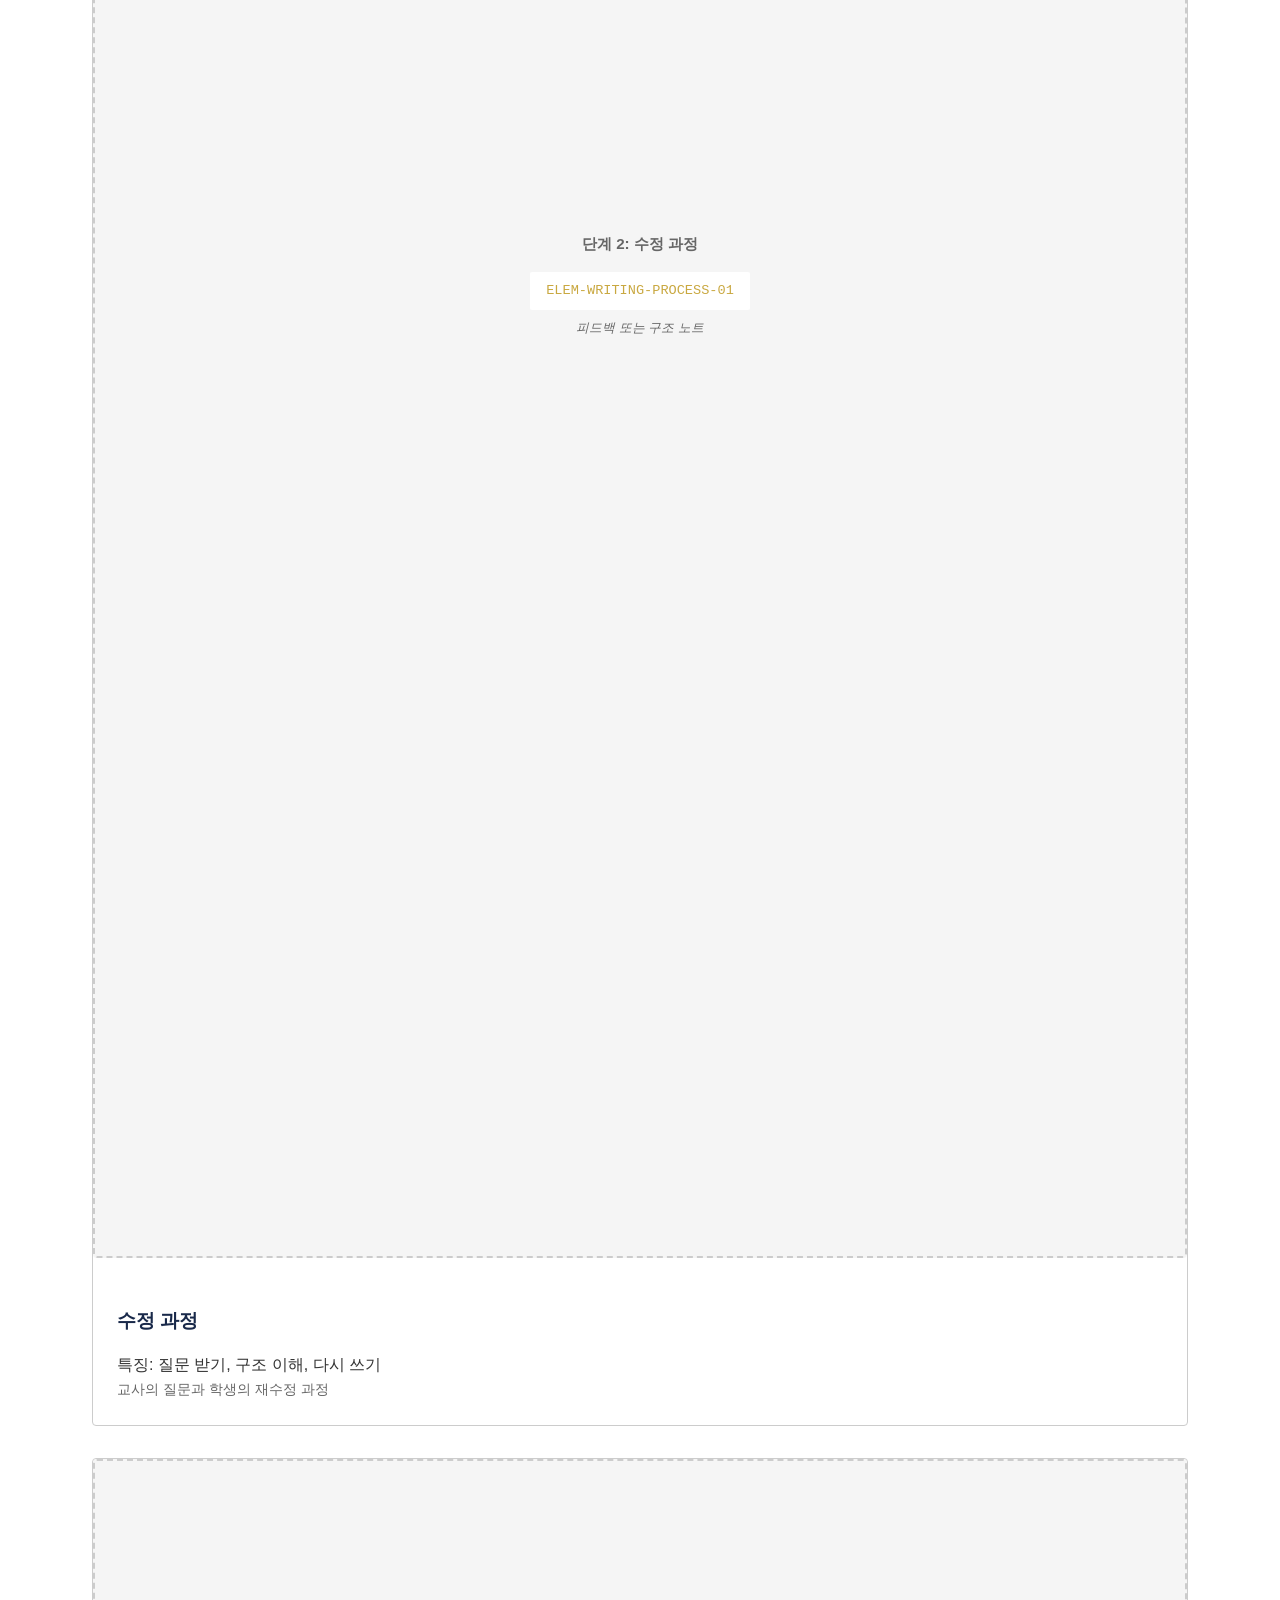
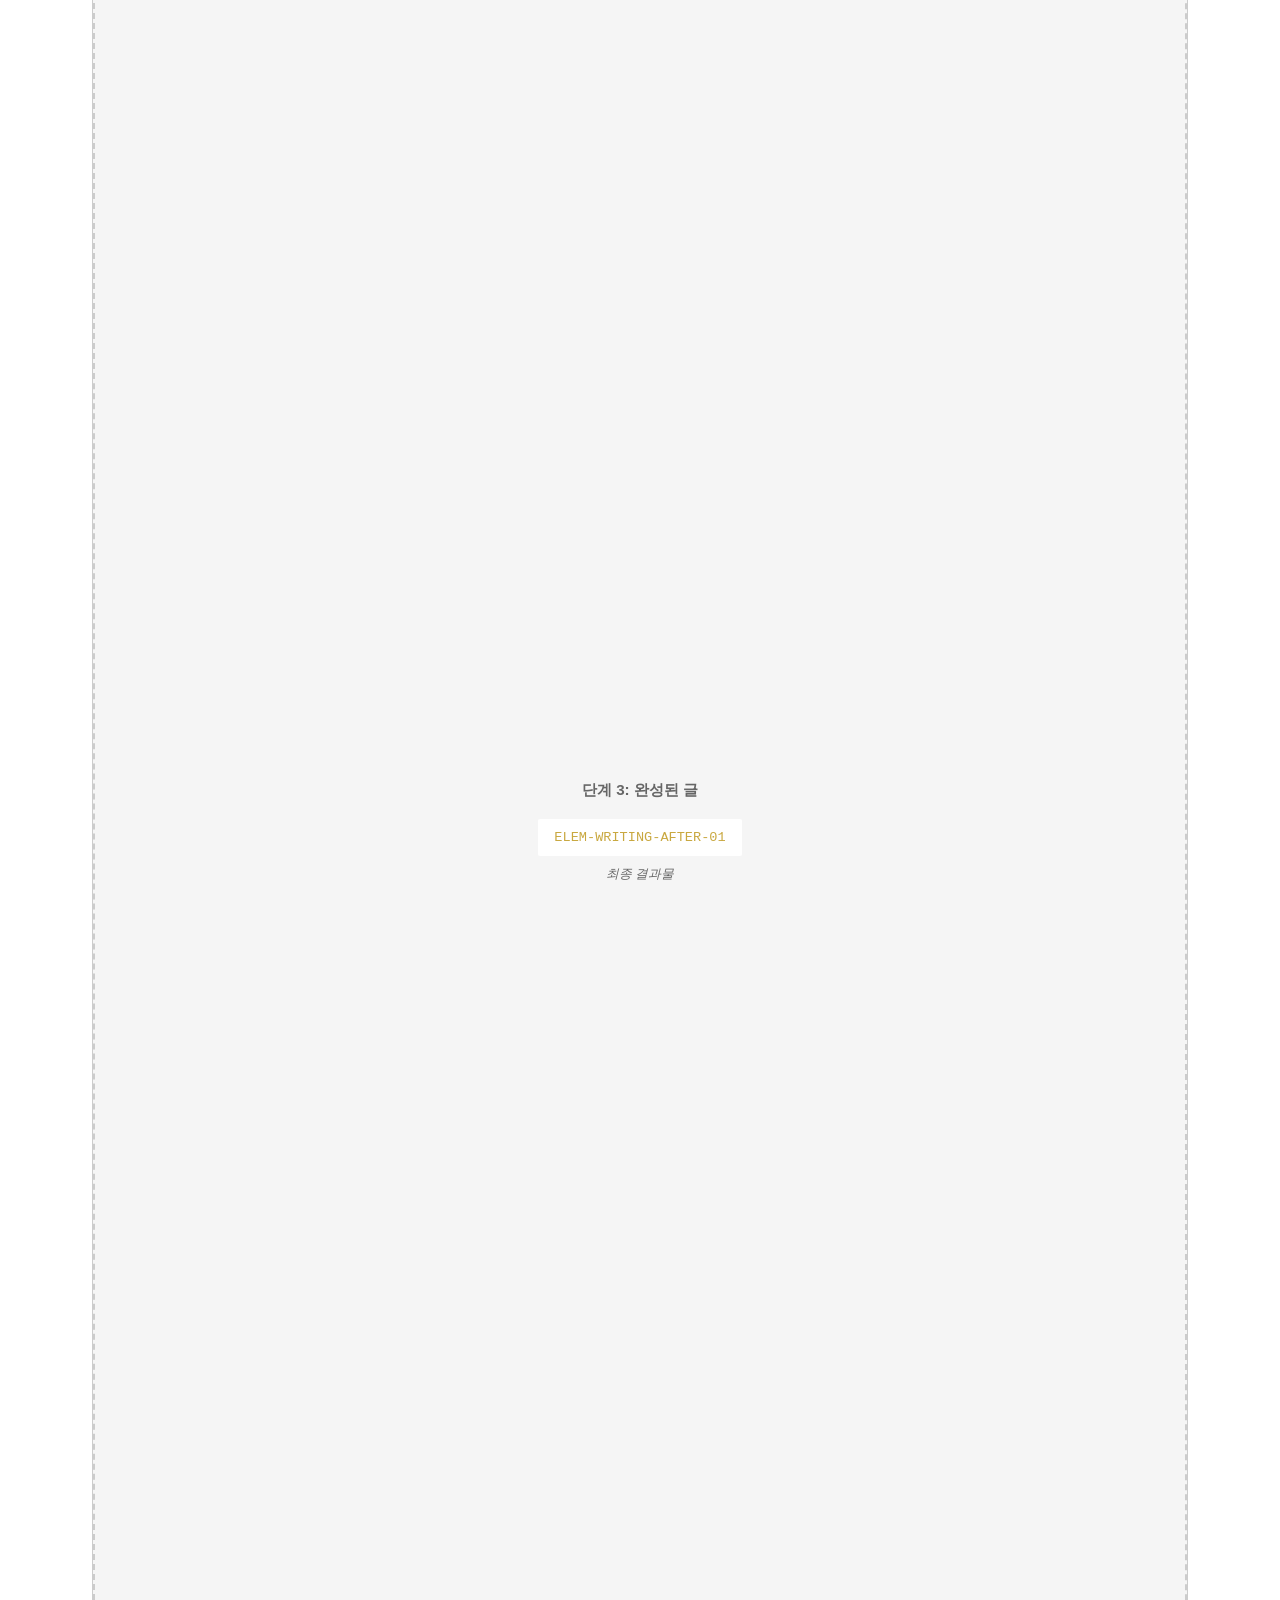
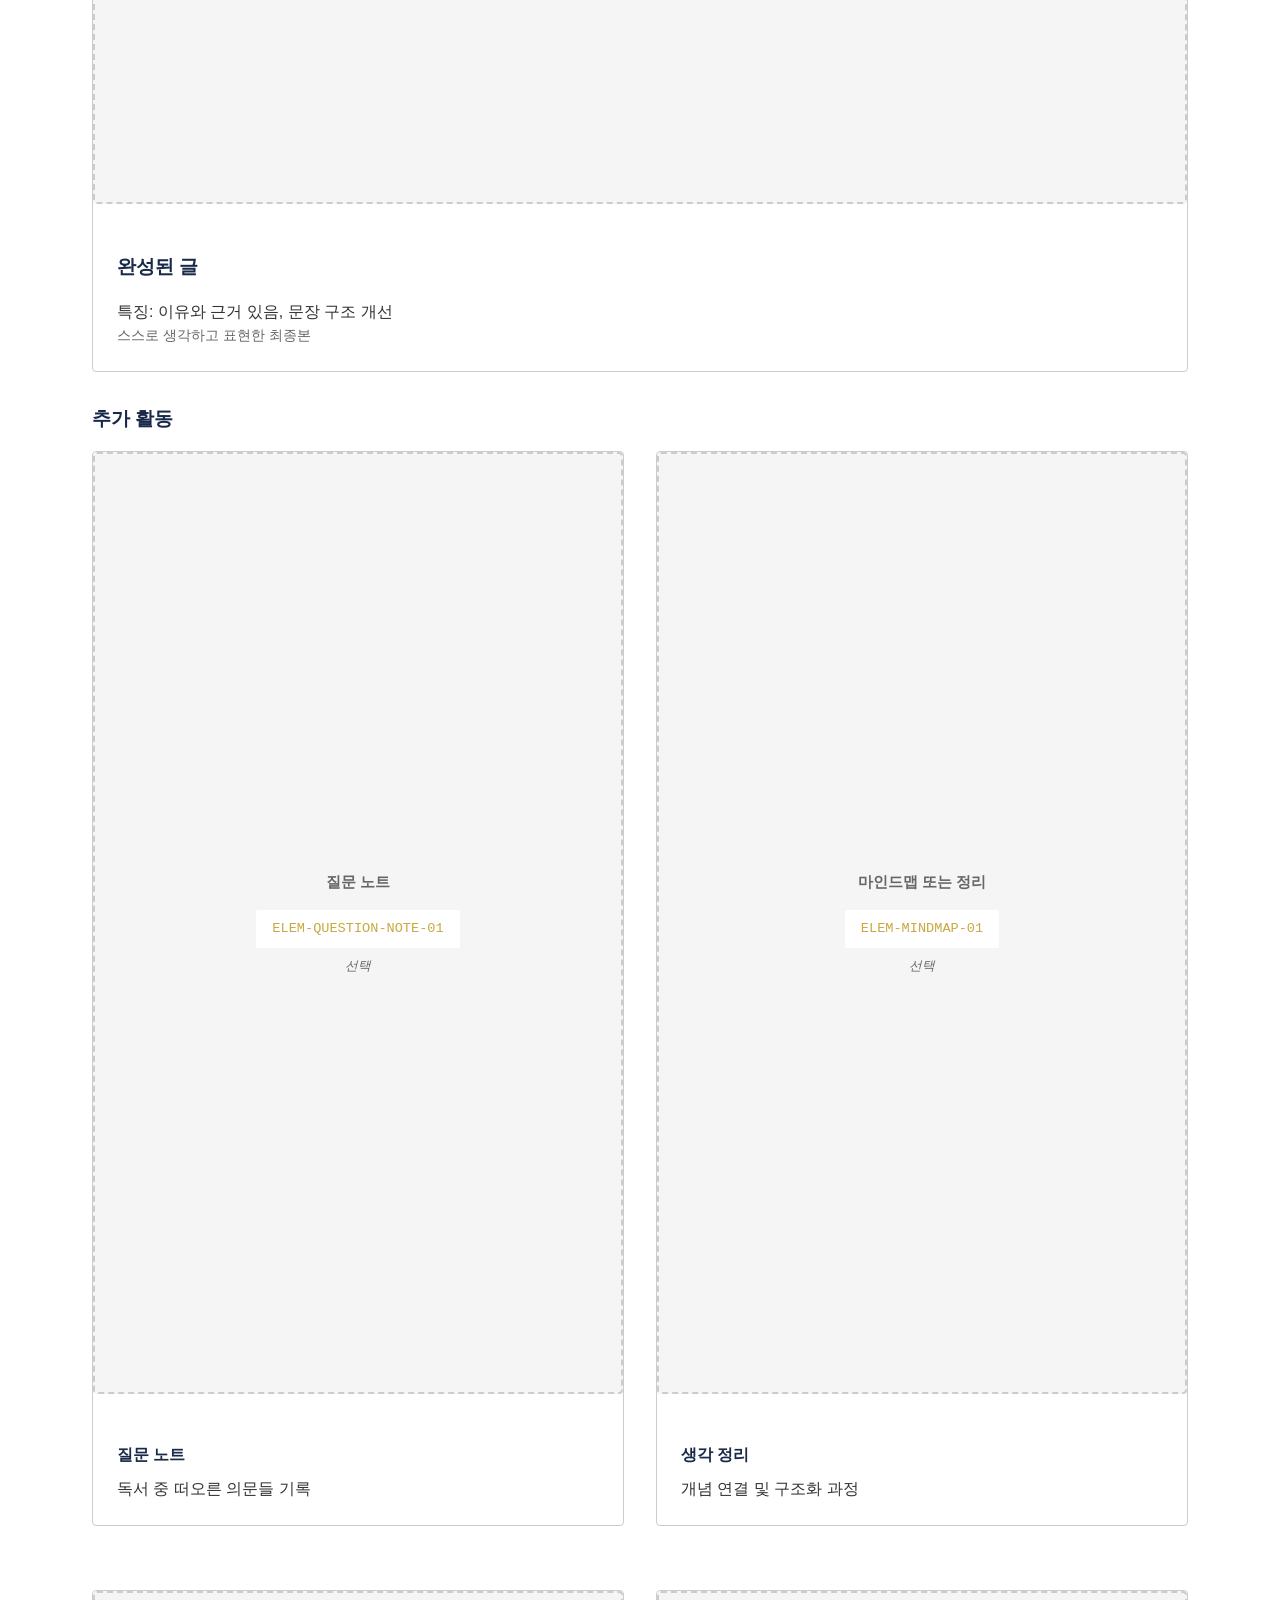
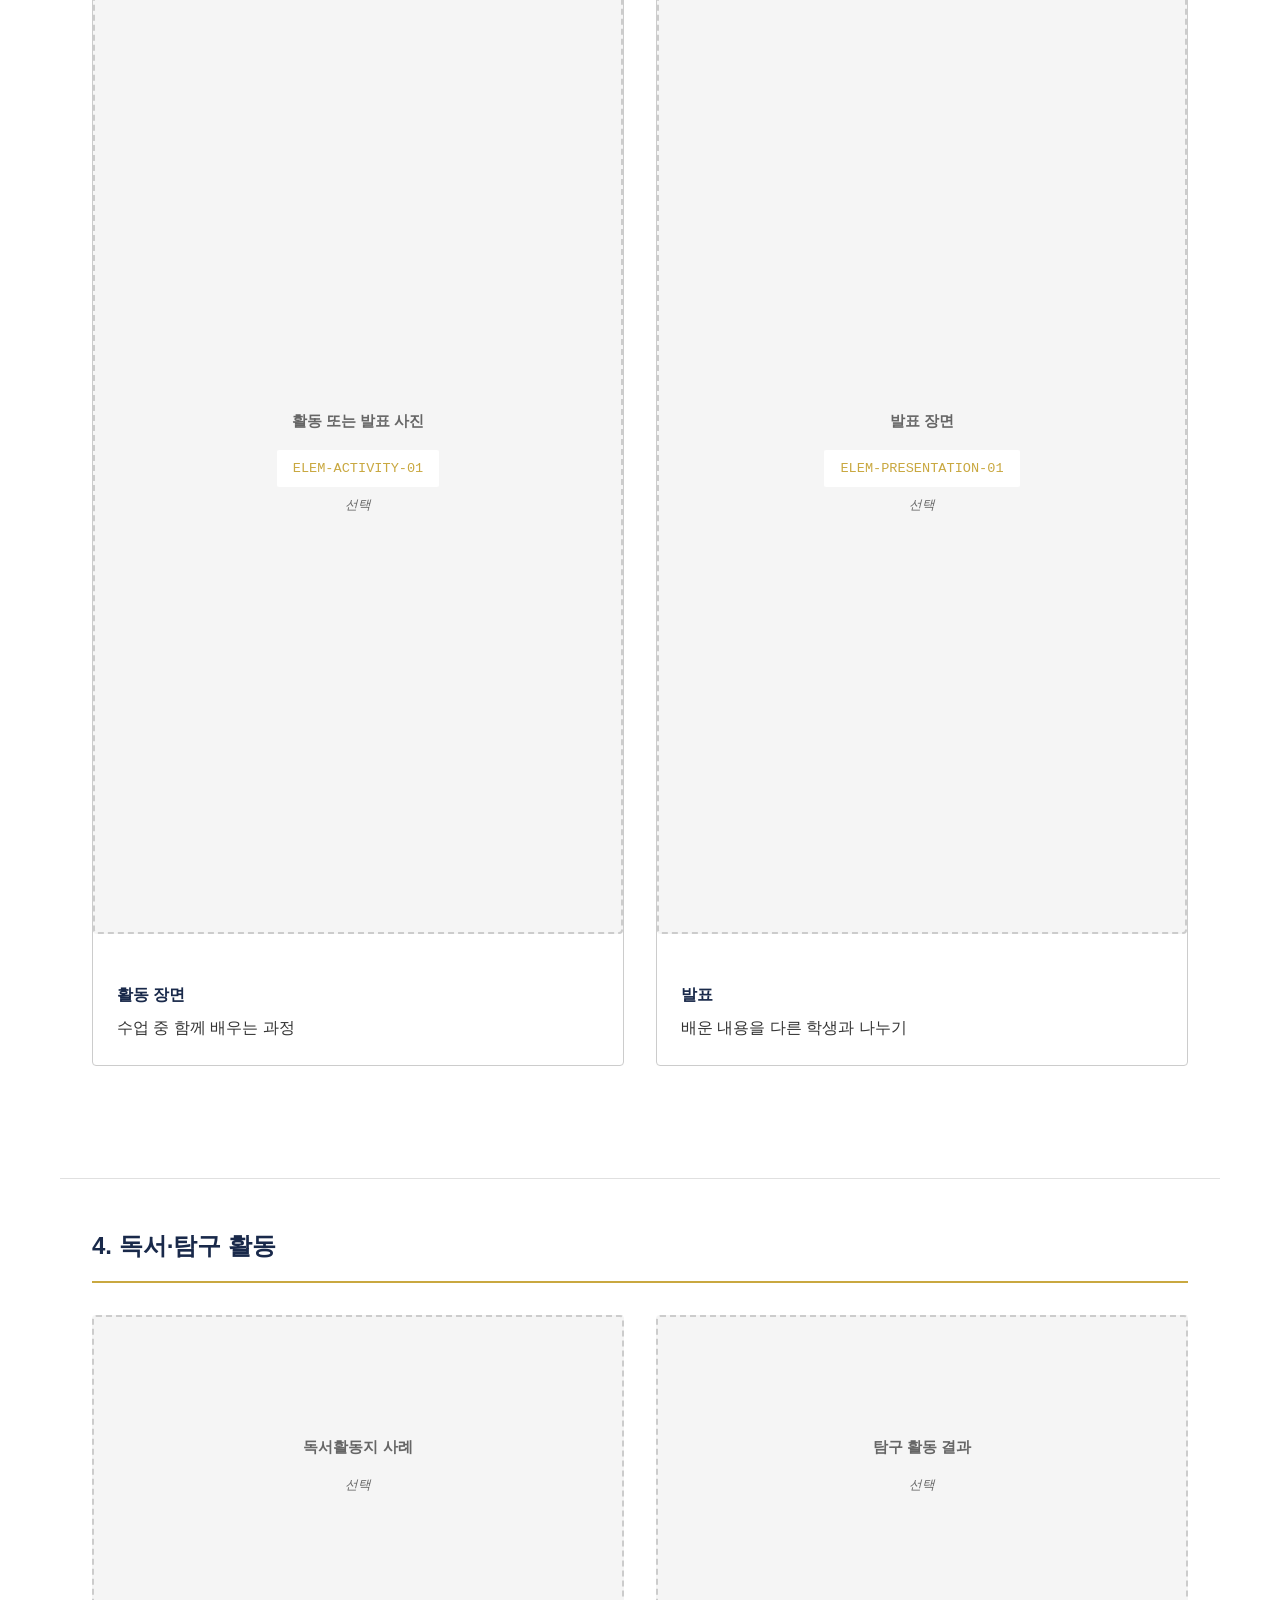
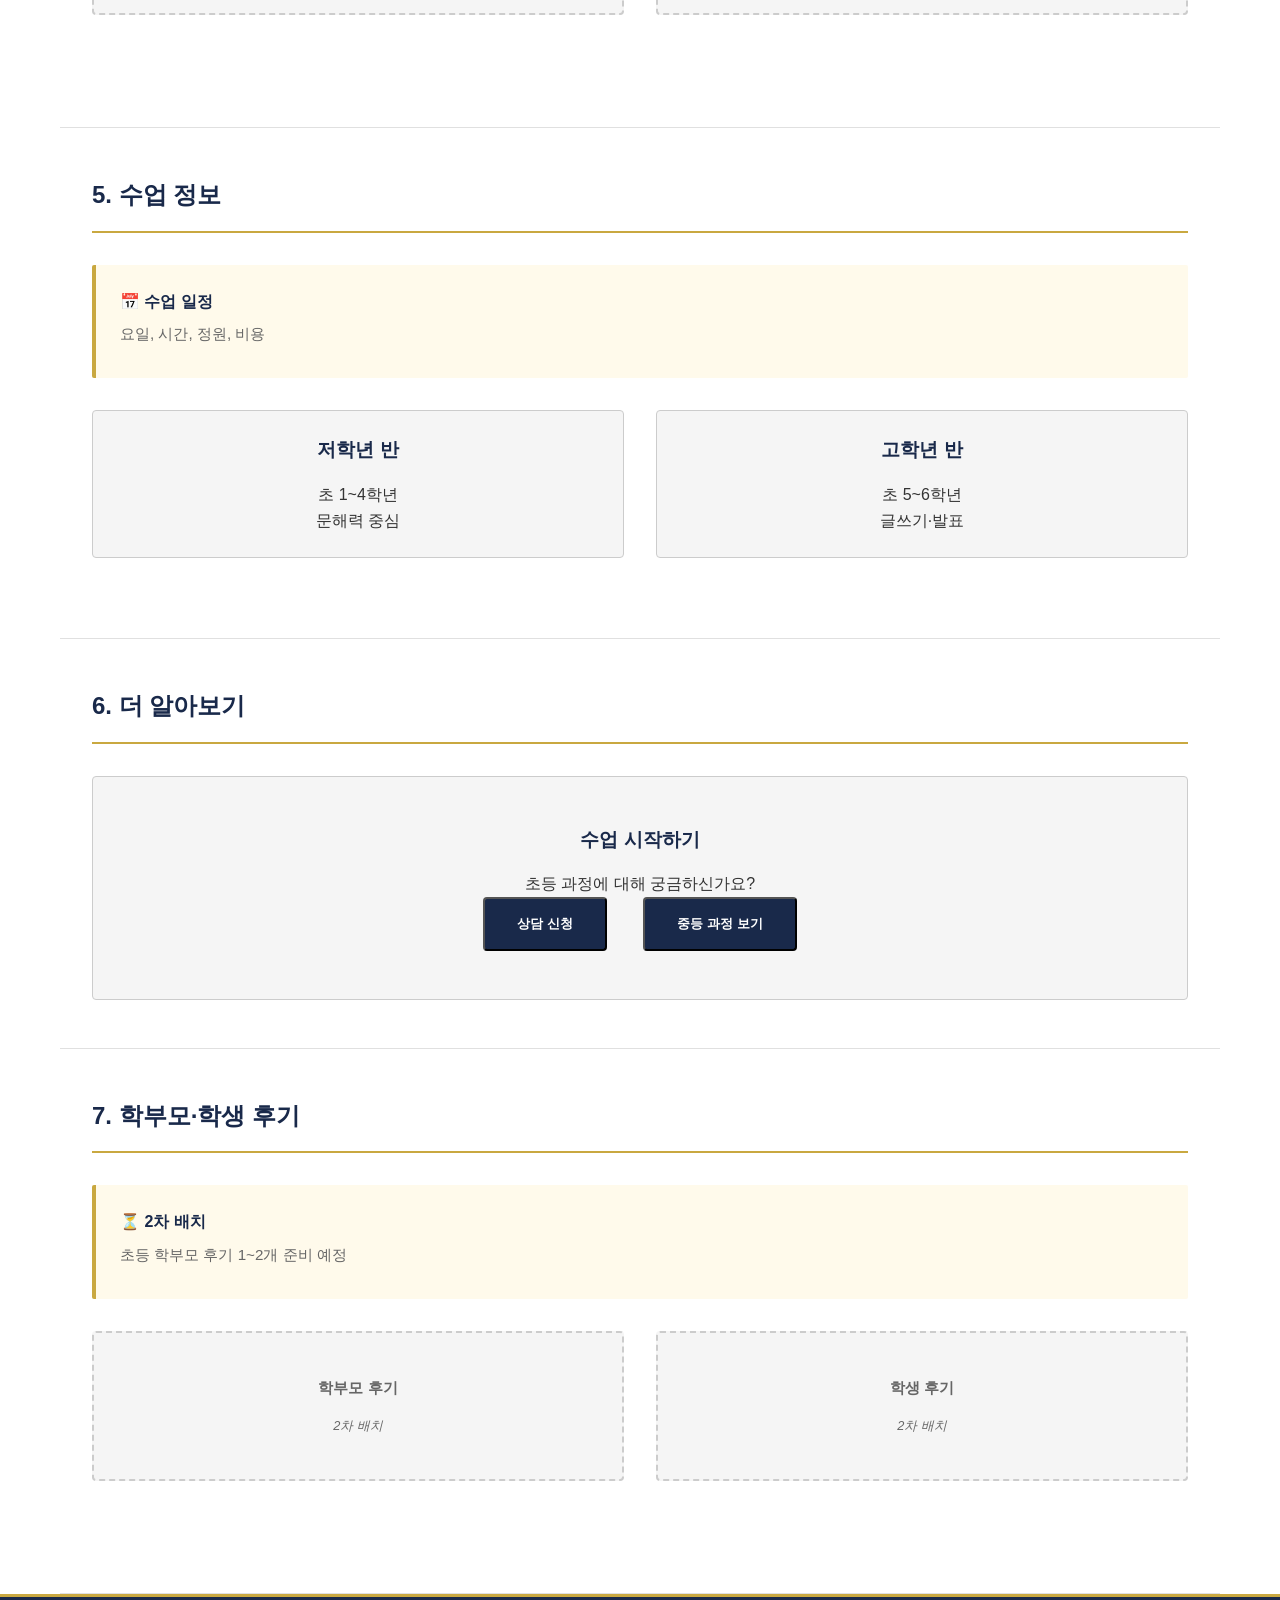
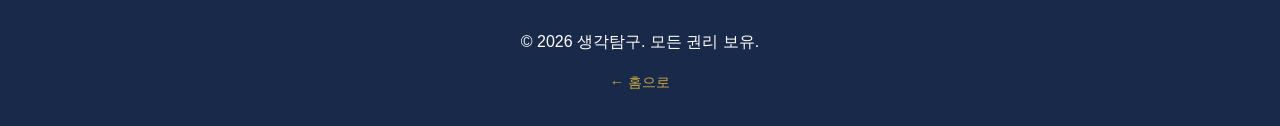
<file: 20_ThinkExplore/07_Website_Content_Staging/08_Wireframe_Preview/elementary-wireframe.html>
<!DOCTYPE html>
<html lang="ko">
<head>
  <meta charset="UTF-8">
  <meta name="viewport" content="width=device-width, initial-scale=1.0">
  <title>초등 교육 - 콘텐츠 와이어프레임</title>
  <link rel="stylesheet" href="wireframe.css">
</head>
<body>

<nav>
  <a href="index-wireframe.html">홈</a>
  <a href="elementary-wireframe.html">초등 교육</a>
  <a href="middle-wireframe.html">중등 교육</a>
  <a href="archive-wireframe.html">성장기록</a>
</nav>

<div class="page-title">
  <h1>초등 교육</h1>
  <p>읽기 · 질문 · 생각 정리 · 글쓰기</p>
</div>

<!-- 1. 초등 교육 소개 -->
<section>
  <h2>1. 초등 교육 소개</h2>

  <h3>저학년 문해력 프로그램</h3>
  <div class="content-slot">
    <div class="slot-label">저학년 과정 설명</div>
    <div class="slot-note">읽기, 어휘력, 요약, 질문 만들기</div>
  </div>

  <h3>고학년 사고력·글쓰기 프로그램</h3>
  <div class="content-slot">
    <div class="slot-label">고학년 과정 설명</div>
    <div class="slot-note">논리적 글쓰기, 자료 조사, 발표</div>
  </div>
</section>

<!-- 2. 교육 방식 -->
<section>
  <h2>2. 생각탐구의 교육 방식</h2>

  <div class="timeline">
    <div class="timeline-item">
      <strong>읽기</strong>
      <p>텍스트를 꼼꼼히 읽고 내용 파악하기</p>
    </div>
    <div class="timeline-item">
      <strong>질문</strong>
      <p>스스로 의문을 품고 생각을 깊게 하기</p>
    </div>
    <div class="timeline-item">
      <strong>생각 정리</strong>
      <p>마인드맵, 도표, 메모로 정리하기</p>
    </div>
    <div class="timeline-item">
      <strong>글쓰기</strong>
      <p>자기 생각을 명확하게 표현하기</p>
    </div>
    <div class="timeline-item">
      <strong>발표</strong>
      <p>다른 사람과 나누고 소통하기</p>
    </div>
  </div>
</section>

<!-- 3. 초등 성장 사례 -->
<section>
  <h2>3. 실제 학생 성장 사례</h2>

  <div class="info-box">
    <h4>ELEM-CASE-01</h4>
    <p style="margin: 0;">사례 설명 파일에서 자동 입력</p>
  </div>

  <h3>글쓰기 변화 과정</h3>

  <div class="card">
    <div class="image-slot tall">
      <div>
        <div class="slot-label">단계 1: 처음 쓴 글</div>
        <div class="slot-filename">ELEM-WRITING-BEFORE-01</div>
        <div class="slot-note">원본 스캔 또는 사진</div>
      </div>
    </div>
    <div class="card-content">
      <h3 style="margin-top: 0;">처음 쓴 글</h3>
      <p>특징: 생각을 짧게 나열, 문장이 단순</p>
      <p style="font-size: 0.9rem; color: var(--dark-gray);">
        학생이 독립적으로 읽고 쓴 첫 결과물
      </p>
    </div>
  </div>

  <div class="card">
    <div class="image-slot tall">
      <div>
        <div class="slot-label">단계 2: 수정 과정</div>
        <div class="slot-filename">ELEM-WRITING-PROCESS-01</div>
        <div class="slot-note">피드백 또는 구조 노트</div>
      </div>
    </div>
    <div class="card-content">
      <h3 style="margin-top: 0;">수정 과정</h3>
      <p>특징: 질문 받기, 구조 이해, 다시 쓰기</p>
      <p style="font-size: 0.9rem; color: var(--dark-gray);">
        교사의 질문과 학생의 재수정 과정
      </p>
    </div>
  </div>

  <div class="card">
    <div class="image-slot tall">
      <div>
        <div class="slot-label">단계 3: 완성된 글</div>
        <div class="slot-filename">ELEM-WRITING-AFTER-01</div>
        <div class="slot-note">최종 결과물</div>
      </div>
    </div>
    <div class="card-content">
      <h3 style="margin-top: 0;">완성된 글</h3>
      <p>특징: 이유와 근거 있음, 문장 구조 개선</p>
      <p style="font-size: 0.9rem; color: var(--dark-gray);">
        스스로 생각하고 표현한 최종본
      </p>
    </div>
  </div>

  <h3>추가 활동</h3>

  <div class="grid grid-2">
    <div class="card">
      <div class="image-slot tall">
        <div>
          <div class="slot-label">질문 노트</div>
          <div class="slot-filename">ELEM-QUESTION-NOTE-01</div>
          <div class="slot-note">선택</div>
        </div>
      </div>
      <div class="card-content">
        <div class="card-title">질문 노트</div>
        <p>독서 중 떠오른 의문들 기록</p>
      </div>
    </div>

    <div class="card">
      <div class="image-slot tall">
        <div>
          <div class="slot-label">마인드맵 또는 정리</div>
          <div class="slot-filename">ELEM-MINDMAP-01</div>
          <div class="slot-note">선택</div>
        </div>
      </div>
      <div class="card-content">
        <div class="card-title">생각 정리</div>
        <p>개념 연결 및 구조화 과정</p>
      </div>
    </div>

    <div class="card">
      <div class="image-slot tall">
        <div>
          <div class="slot-label">활동 또는 발표 사진</div>
          <div class="slot-filename">ELEM-ACTIVITY-01</div>
          <div class="slot-note">선택</div>
        </div>
      </div>
      <div class="card-content">
        <div class="card-title">활동 장면</div>
        <p>수업 중 함께 배우는 과정</p>
      </div>
    </div>

    <div class="card">
      <div class="image-slot tall">
        <div>
          <div class="slot-label">발표 장면</div>
          <div class="slot-filename">ELEM-PRESENTATION-01</div>
          <div class="slot-note">선택</div>
        </div>
      </div>
      <div class="card-content">
        <div class="card-title">발표</div>
        <p>배운 내용을 다른 학생과 나누기</p>
      </div>
    </div>
  </div>
</section>

<!-- 4. 독서·탐구 활동 -->
<section>
  <h2>4. 독서·탐구 활동</h2>

  <div class="grid grid-2">
    <div class="content-slot tall">
      <div class="slot-label">독서활동지 사례</div>
      <div class="slot-note">선택</div>
    </div>

    <div class="content-slot tall">
      <div class="slot-label">탐구 활동 결과</div>
      <div class="slot-note">선택</div>
    </div>
  </div>
</section>

<!-- 5. 수업 정보 -->
<section>
  <h2>5. 수업 정보</h2>

  <div class="info-box">
    <h4>📅 수업 일정</h4>
    <p>요일, 시간, 정원, 비용</p>
  </div>

  <div class="grid grid-2">
    <div class="grid-item">
      <h3>저학년 반</h3>
      <p>초 1~4학년</p>
      <p>문해력 중심</p>
    </div>
    <div class="grid-item">
      <h3>고학년 반</h3>
      <p>초 5~6학년</p>
      <p>글쓰기·발표</p>
    </div>
  </div>
</section>

<!-- 6. 다음 단계 -->
<section>
  <h2>6. 더 알아보기</h2>

  <div class="cta-section">
    <h3 style="margin-top: 0;">수업 시작하기</h3>
    <p>초등 과정에 대해 궁금하신가요?</p>
    <button class="cta-button">상담 신청</button>
    <button class="cta-button">중등 과정 보기</button>
  </div>
</section>

<!-- 7. 학생 후기 (2차 배치) -->
<section>
  <h2>7. 학부모·학생 후기</h2>

  <div class="info-box">
    <h4>⏳ 2차 배치</h4>
    <p>초등 학부모 후기 1~2개 준비 예정</p>
  </div>

  <div class="grid grid-2">
    <div class="content-slot">
      <div class="slot-label">학부모 후기</div>
      <div class="slot-note">2차 배치</div>
    </div>

    <div class="content-slot">
      <div class="slot-label">학생 후기</div>
      <div class="slot-note">2차 배치</div>
    </div>
  </div>
</section>

<footer>
  <p>&copy; 2026 생각탐구. 모든 권리 보유.</p>
  <p style="margin-top: 1rem; font-size: 0.9rem;">
    <a href="index-wireframe.html">← 홈으로</a>
  </p>
</footer>

</body>
</html>
</file>
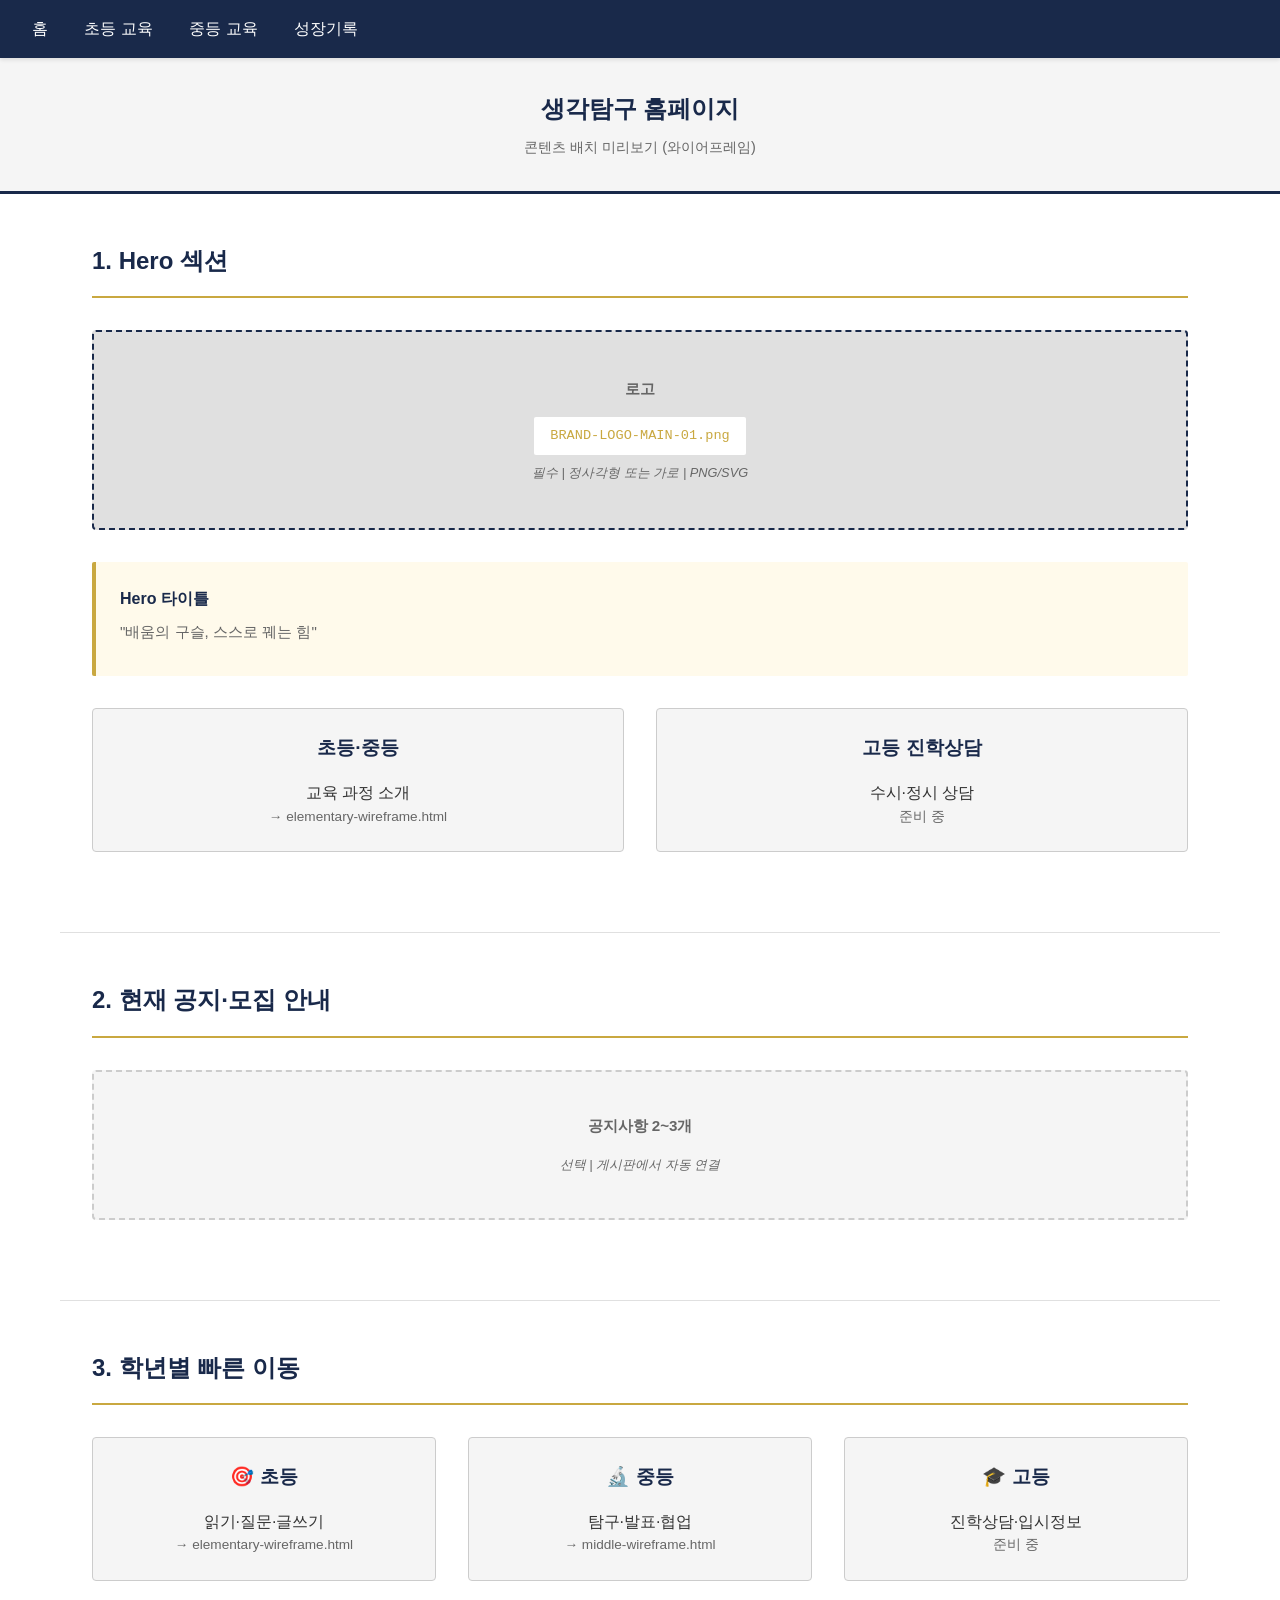
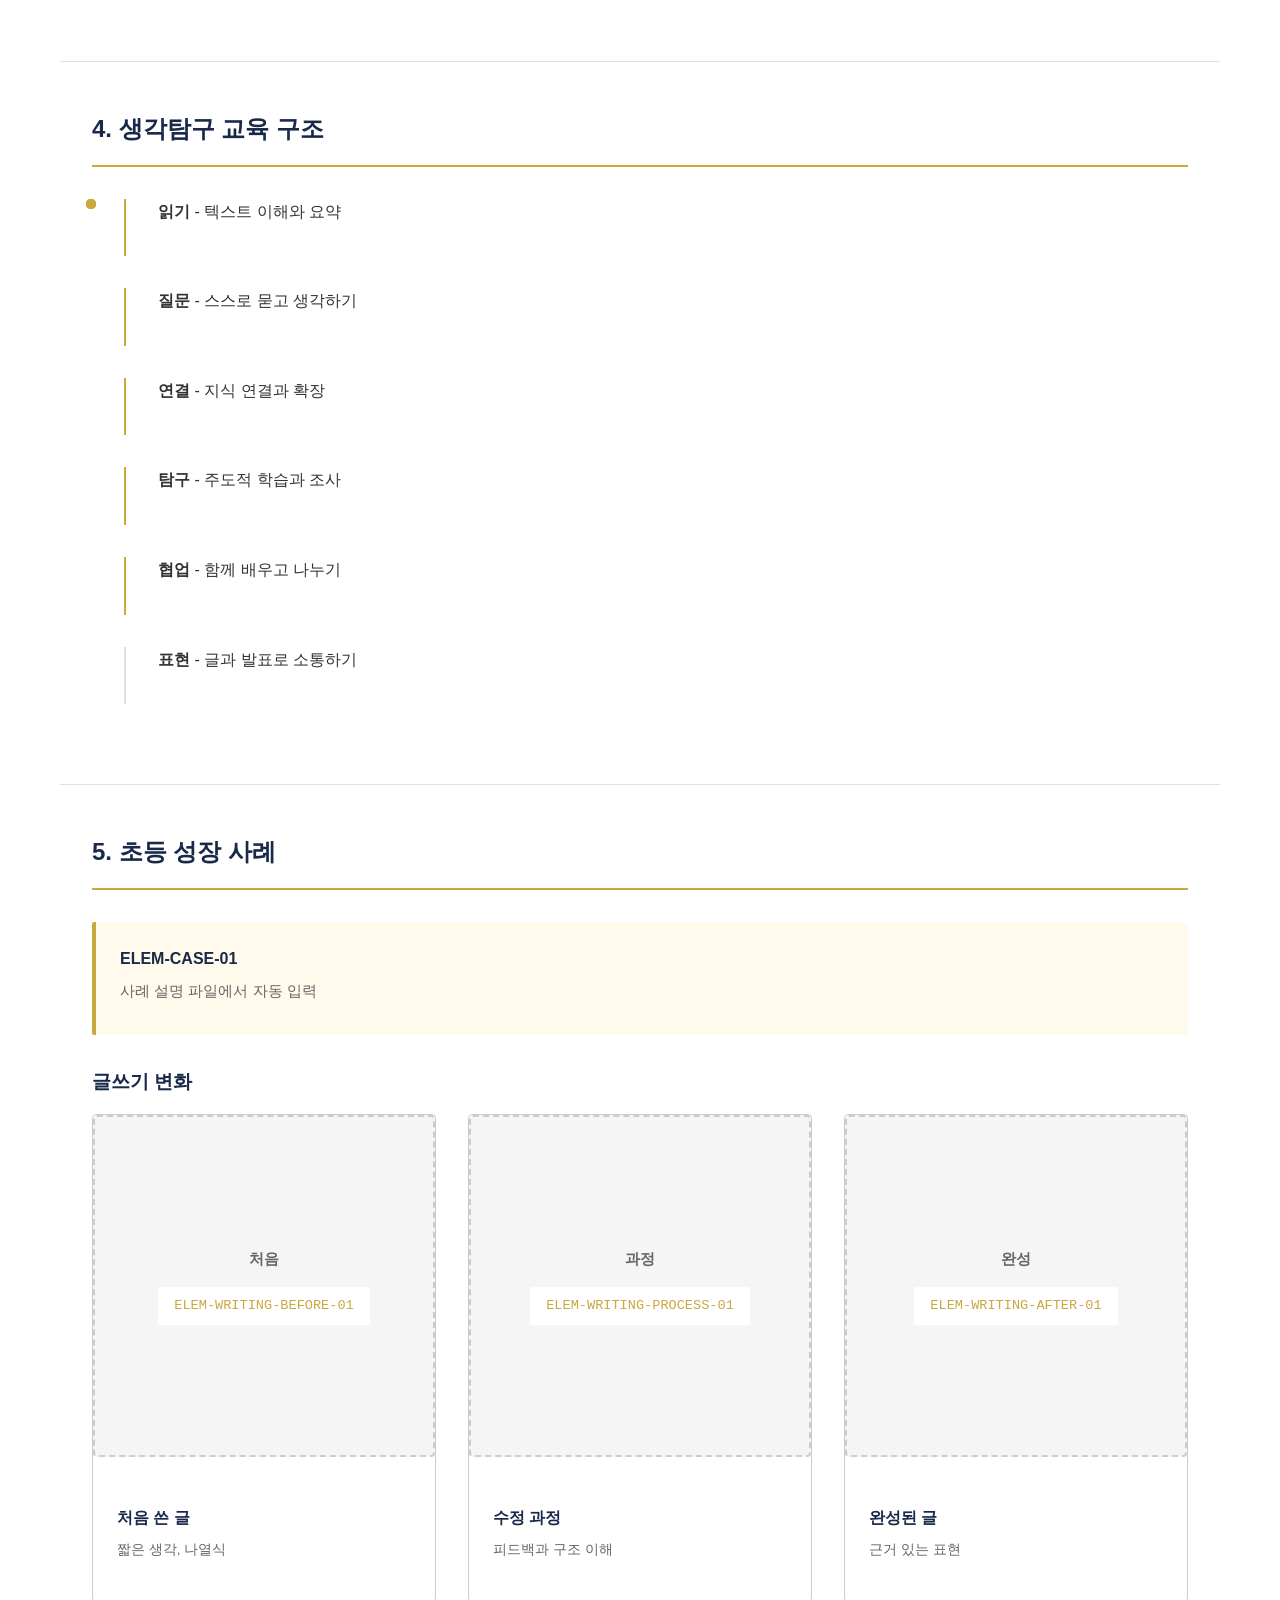
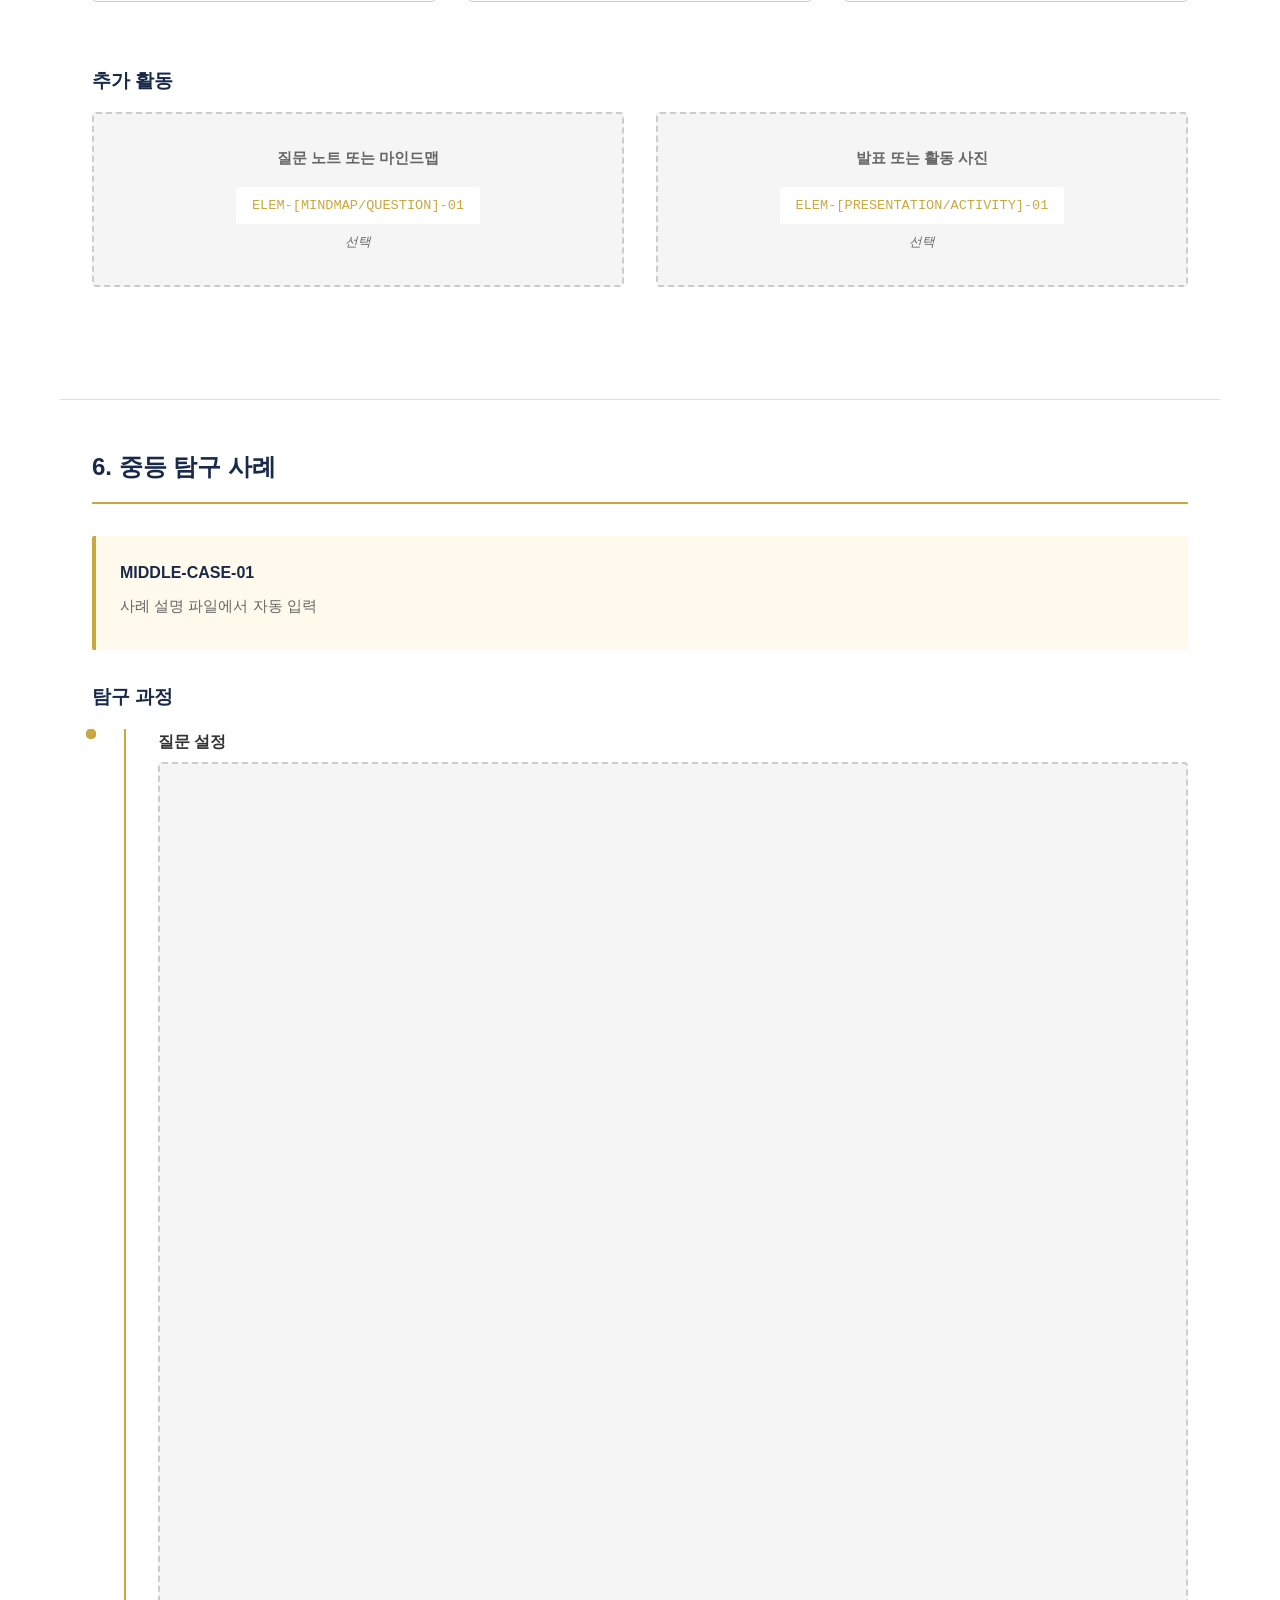
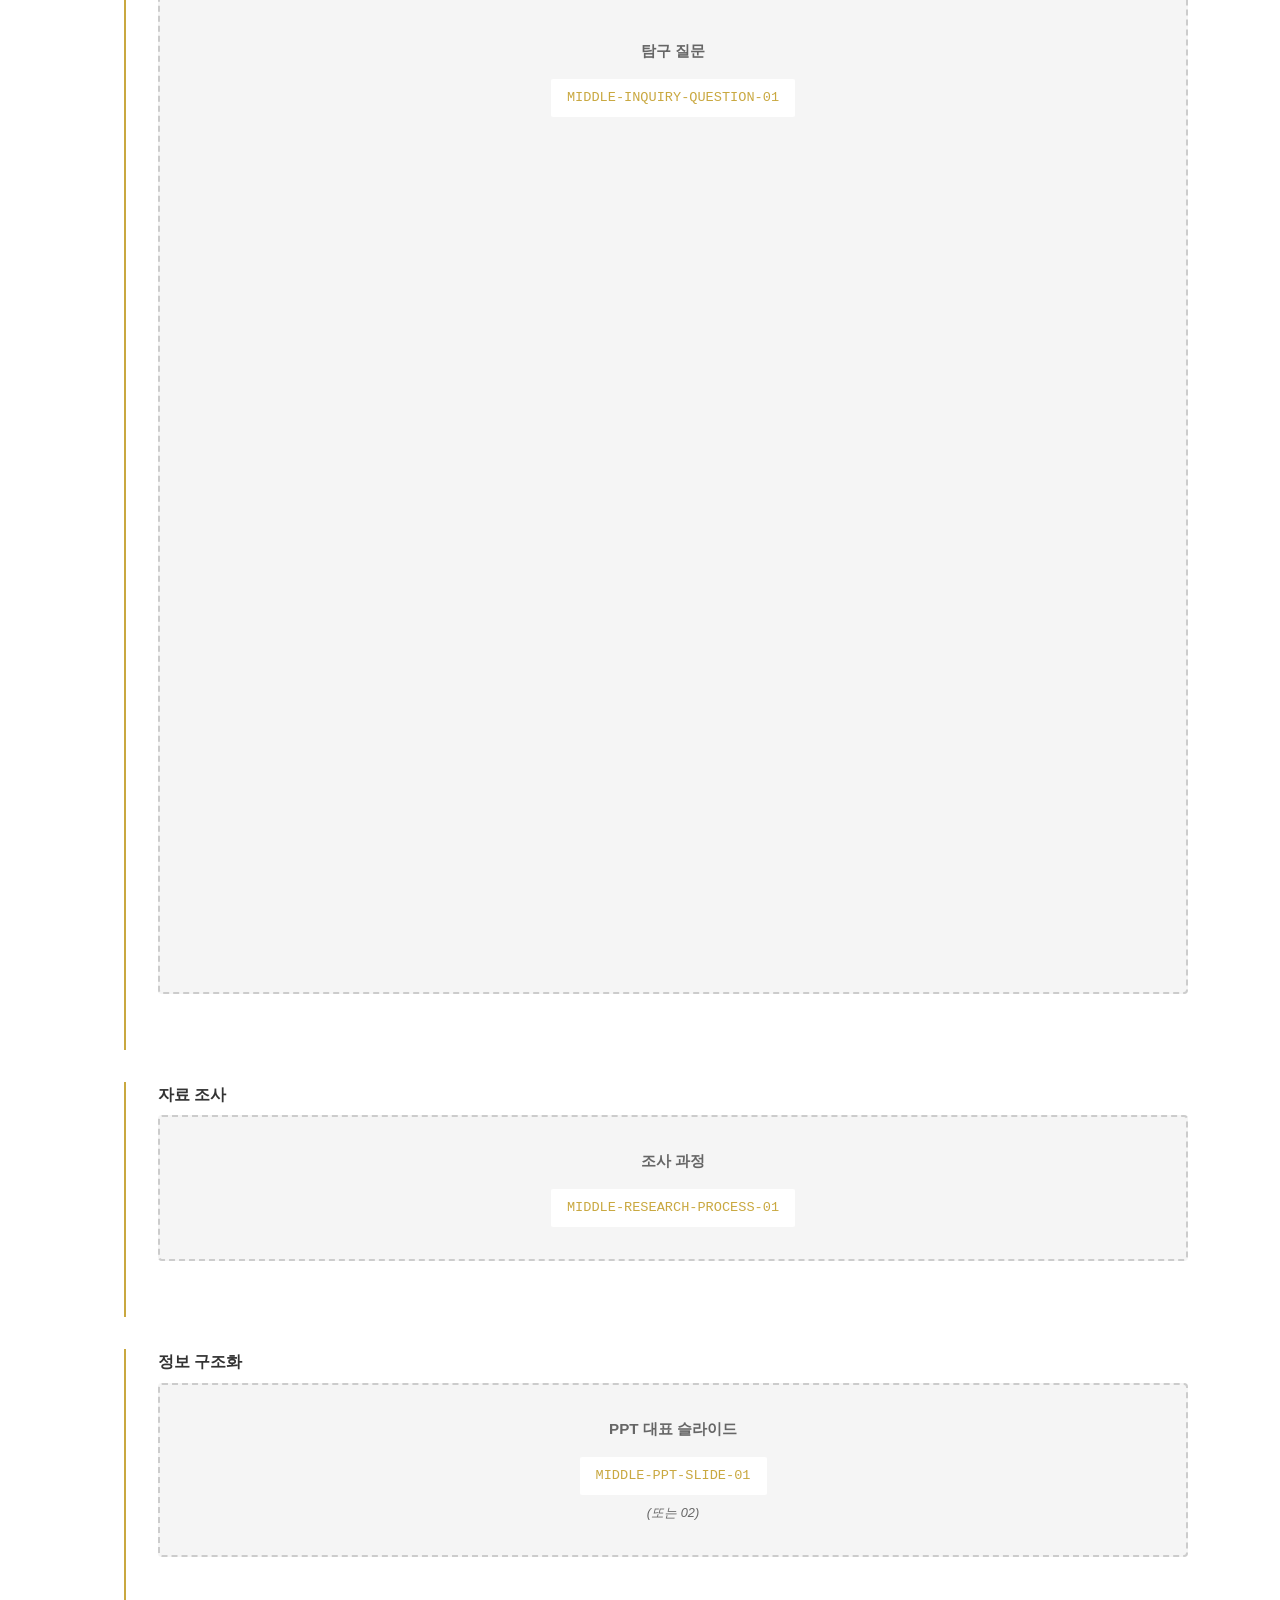
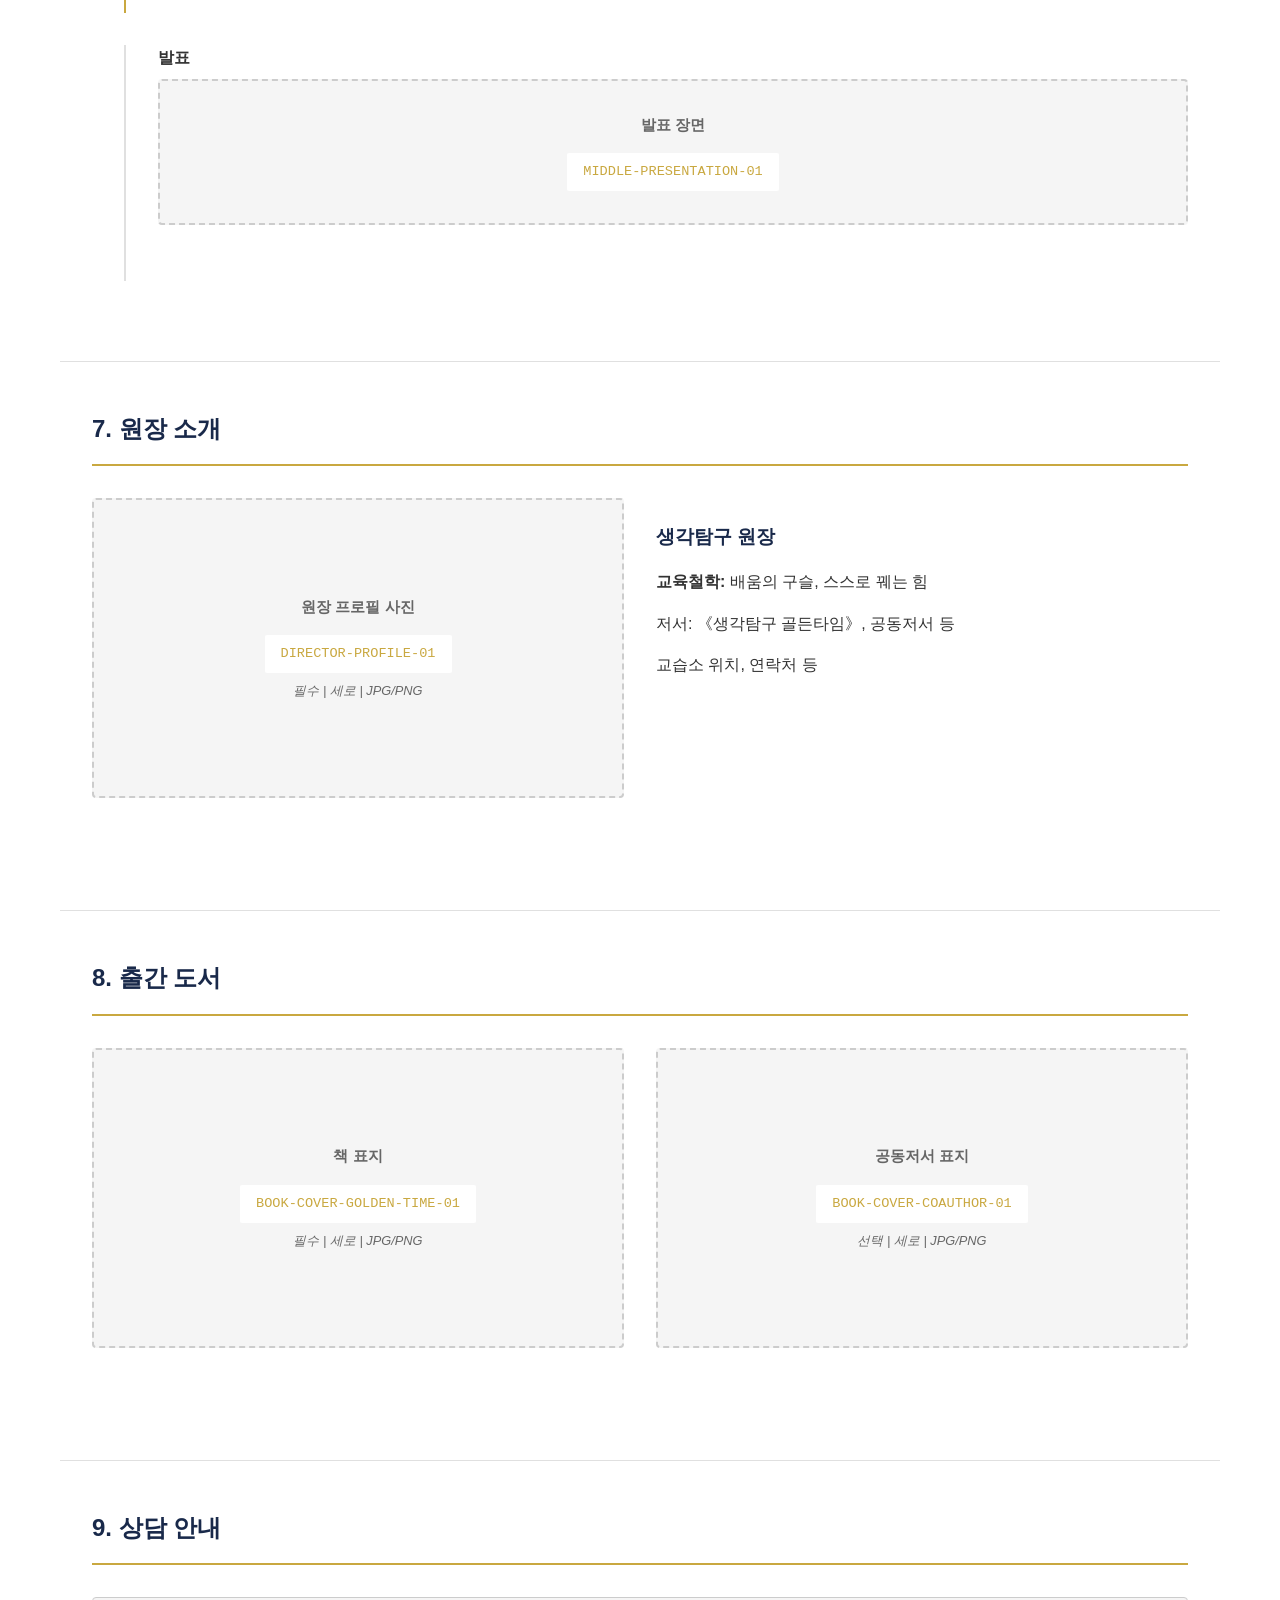
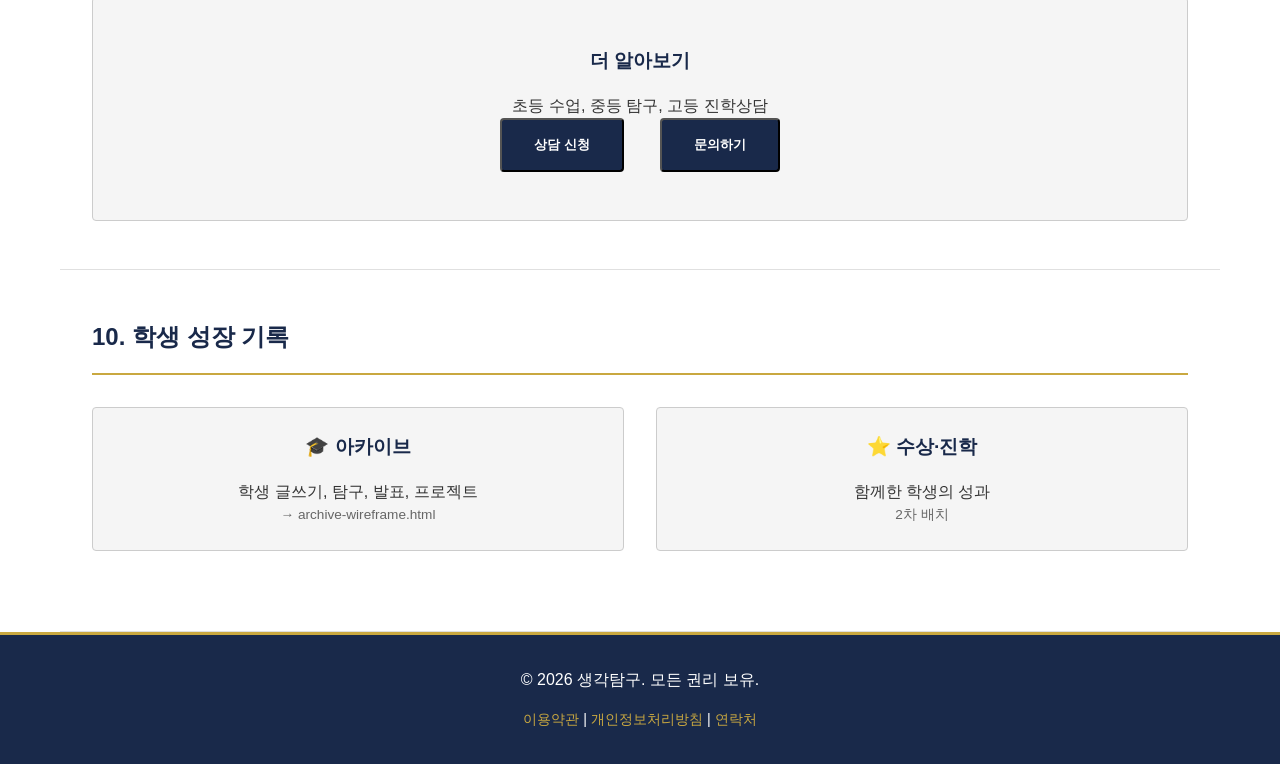
<file: 20_ThinkExplore/07_Website_Content_Staging/08_Wireframe_Preview/index-wireframe.html>
<!DOCTYPE html>
<html lang="ko">
<head>
  <meta charset="UTF-8">
  <meta name="viewport" content="width=device-width, initial-scale=1.0">
  <title>생각탐구 홈페이지 - 콘텐츠 와이어프레임</title>
  <link rel="stylesheet" href="wireframe.css">
</head>
<body>

<nav>
  <a href="index-wireframe.html">홈</a>
  <a href="elementary-wireframe.html">초등 교육</a>
  <a href="middle-wireframe.html">중등 교육</a>
  <a href="archive-wireframe.html">성장기록</a>
</nav>

<header>
  <h1>생각탐구 홈페이지</h1>
  <p>콘텐츠 배치 미리보기 (와이어프레임)</p>
</header>

<!-- 1. 로고 및 Hero -->
<section>
  <h2>1. Hero 섹션</h2>

  <div class="content-slot hero">
    <div class="slot-label">로고</div>
    <div class="slot-filename">BRAND-LOGO-MAIN-01.png</div>
    <div class="slot-note">필수 | 정사각형 또는 가로 | PNG/SVG</div>
  </div>

  <div class="info-box">
    <h4>Hero 타이틀</h4>
    <p>"배움의 구슬, 스스로 꿰는 힘"</p>
  </div>

  <div class="grid grid-2">
    <div class="grid-item">
      <h3>초등·중등</h3>
      <p>교육 과정 소개</p>
      <p style="font-size: 0.85rem; color: var(--dark-gray);">→ elementary-wireframe.html</p>
    </div>
    <div class="grid-item">
      <h3>고등 진학상담</h3>
      <p>수시·정시 상담</p>
      <p style="font-size: 0.85rem; color: var(--dark-gray);">준비 중</p>
    </div>
  </div>
</section>

<!-- 2. 현재 공지 -->
<section>
  <h2>2. 현재 공지·모집 안내</h2>

  <div class="content-slot">
    <div class="slot-label">공지사항 2~3개</div>
    <div class="slot-note">선택 | 게시판에서 자동 연결</div>
  </div>
</section>

<!-- 3. 초등·중등·고등 바로가기 -->
<section>
  <h2>3. 학년별 빠른 이동</h2>

  <div class="grid grid-3">
    <div class="grid-item">
      <h3>🎯 초등</h3>
      <p>읽기·질문·글쓰기</p>
      <p style="font-size: 0.85rem; color: var(--dark-gray);">→ elementary-wireframe.html</p>
    </div>
    <div class="grid-item">
      <h3>🔬 중등</h3>
      <p>탐구·발표·협업</p>
      <p style="font-size: 0.85rem; color: var(--dark-gray);">→ middle-wireframe.html</p>
    </div>
    <div class="grid-item">
      <h3>🎓 고등</h3>
      <p>진학상담·입시정보</p>
      <p style="font-size: 0.85rem; color: var(--dark-gray);">준비 중</p>
    </div>
  </div>
</section>

<!-- 4. 교육 구조 요약 -->
<section>
  <h2>4. 생각탐구 교육 구조</h2>

  <div class="timeline">
    <div class="timeline-item">
      <strong>읽기</strong> - 텍스트 이해와 요약
    </div>
    <div class="timeline-item">
      <strong>질문</strong> - 스스로 묻고 생각하기
    </div>
    <div class="timeline-item">
      <strong>연결</strong> - 지식 연결과 확장
    </div>
    <div class="timeline-item">
      <strong>탐구</strong> - 주도적 학습과 조사
    </div>
    <div class="timeline-item">
      <strong>협업</strong> - 함께 배우고 나누기
    </div>
    <div class="timeline-item">
      <strong>표현</strong> - 글과 발표로 소통하기
    </div>
  </div>
</section>

<!-- 5. 초등 성장 사례 -->
<section>
  <h2>5. 초등 성장 사례</h2>

  <div class="info-box">
    <h4>ELEM-CASE-01</h4>
    <p>사례 설명 파일에서 자동 입력</p>
  </div>

  <h3>글쓰기 변화</h3>
  <div class="grid grid-3">
    <div class="card">
      <div class="image-slot square">
        <div>
          <div class="slot-label">처음</div>
          <div class="slot-filename">ELEM-WRITING-BEFORE-01</div>
        </div>
      </div>
      <div class="card-content">
        <div class="card-title">처음 쓴 글</div>
        <div class="card-meta">짧은 생각, 나열식</div>
      </div>
    </div>

    <div class="card">
      <div class="image-slot square">
        <div>
          <div class="slot-label">과정</div>
          <div class="slot-filename">ELEM-WRITING-PROCESS-01</div>
        </div>
      </div>
      <div class="card-content">
        <div class="card-title">수정 과정</div>
        <div class="card-meta">피드백과 구조 이해</div>
      </div>
    </div>

    <div class="card">
      <div class="image-slot square">
        <div>
          <div class="slot-label">완성</div>
          <div class="slot-filename">ELEM-WRITING-AFTER-01</div>
        </div>
      </div>
      <div class="card-content">
        <div class="card-title">완성된 글</div>
        <div class="card-meta">근거 있는 표현</div>
      </div>
    </div>
  </div>

  <h3>추가 활동</h3>
  <div class="grid grid-2">
    <div class="content-slot">
      <div class="slot-label">질문 노트 또는 마인드맵</div>
      <div class="slot-filename">ELEM-[MINDMAP/QUESTION]-01</div>
      <div class="slot-note">선택</div>
    </div>

    <div class="content-slot">
      <div class="slot-label">발표 또는 활동 사진</div>
      <div class="slot-filename">ELEM-[PRESENTATION/ACTIVITY]-01</div>
      <div class="slot-note">선택</div>
    </div>
  </div>
</section>

<!-- 6. 중등 탐구 사례 -->
<section>
  <h2>6. 중등 탐구 사례</h2>

  <div class="info-box">
    <h4>MIDDLE-CASE-01</h4>
    <p>사례 설명 파일에서 자동 입력</p>
  </div>

  <h3>탐구 과정</h3>
  <div class="timeline">
    <div class="timeline-item">
      <strong>질문 설정</strong>
      <div style="margin-top: 0.5rem;">
        <div class="image-slot tall">
          <div>
            <div class="slot-label">탐구 질문</div>
            <div class="slot-filename">MIDDLE-INQUIRY-QUESTION-01</div>
          </div>
        </div>
      </div>
    </div>

    <div class="timeline-item">
      <strong>자료 조사</strong>
      <div style="margin-top: 0.5rem;">
        <div class="image-slot">
          <div class="slot-label">조사 과정</div>
          <div class="slot-filename">MIDDLE-RESEARCH-PROCESS-01</div>
        </div>
      </div>
    </div>

    <div class="timeline-item">
      <strong>정보 구조화</strong>
      <div style="margin-top: 0.5rem;">
        <div class="image-slot">
          <div class="slot-label">PPT 대표 슬라이드</div>
          <div class="slot-filename">MIDDLE-PPT-SLIDE-01</div>
          <div class="slot-note">(또는 02)</div>
        </div>
      </div>
    </div>

    <div class="timeline-item">
      <strong>발표</strong>
      <div style="margin-top: 0.5rem;">
        <div class="image-slot">
          <div class="slot-label">발표 장면</div>
          <div class="slot-filename">MIDDLE-PRESENTATION-01</div>
        </div>
      </div>
    </div>
  </div>
</section>

<!-- 7. 원장 소개 -->
<section>
  <h2>7. 원장 소개</h2>

  <div class="grid grid-2">
    <div class="content-slot tall">
      <div class="slot-label">원장 프로필 사진</div>
      <div class="slot-filename">DIRECTOR-PROFILE-01</div>
      <div class="slot-note">필수 | 세로 | JPG/PNG</div>
    </div>

    <div>
      <h3>생각탐구 원장</h3>
      <p style="margin-bottom: 1rem;">
        <strong>교육철학:</strong> 배움의 구슬, 스스로 꿰는 힘
      </p>
      <p style="margin-bottom: 1rem;">
        저서: 《생각탐구 골든타임》, 공동저서 등
      </p>
      <p>
        교습소 위치, 연락처 등
      </p>
    </div>
  </div>
</section>

<!-- 8. 도서 소개 -->
<section>
  <h2>8. 출간 도서</h2>

  <div class="grid grid-2">
    <div class="content-slot tall">
      <div class="slot-label">책 표지</div>
      <div class="slot-filename">BOOK-COVER-GOLDEN-TIME-01</div>
      <div class="slot-note">필수 | 세로 | JPG/PNG</div>
    </div>

    <div class="content-slot tall">
      <div class="slot-label">공동저서 표지</div>
      <div class="slot-filename">BOOK-COVER-COAUTHOR-01</div>
      <div class="slot-note">선택 | 세로 | JPG/PNG</div>
    </div>
  </div>
</section>

<!-- 9. 상담 CTA -->
<section>
  <h2>9. 상담 안내</h2>

  <div class="cta-section">
    <h3 style="margin-top: 0;">더 알아보기</h3>
    <p>초등 수업, 중등 탐구, 고등 진학상담</p>
    <button class="cta-button">상담 신청</button>
    <button class="cta-button">문의하기</button>
  </div>
</section>

<!-- 10. 성장기록 링크 -->
<section>
  <h2>10. 학생 성장 기록</h2>

  <div class="grid grid-2">
    <div class="grid-item">
      <h3>🎓 아카이브</h3>
      <p>학생 글쓰기, 탐구, 발표, 프로젝트</p>
      <p style="font-size: 0.85rem; color: var(--dark-gray);">→ archive-wireframe.html</p>
    </div>
    <div class="grid-item">
      <h3>⭐ 수상·진학</h3>
      <p>함께한 학생의 성과</p>
      <p style="font-size: 0.85rem; color: var(--dark-gray);">2차 배치</p>
    </div>
  </div>
</section>

<footer>
  <p>&copy; 2026 생각탐구. 모든 권리 보유.</p>
  <p style="margin-top: 1rem; font-size: 0.9rem;">
    <a href="#">이용약관</a> |
    <a href="#">개인정보처리방침</a> |
    <a href="#">연락처</a>
  </p>
</footer>

</body>
</html>
</file>
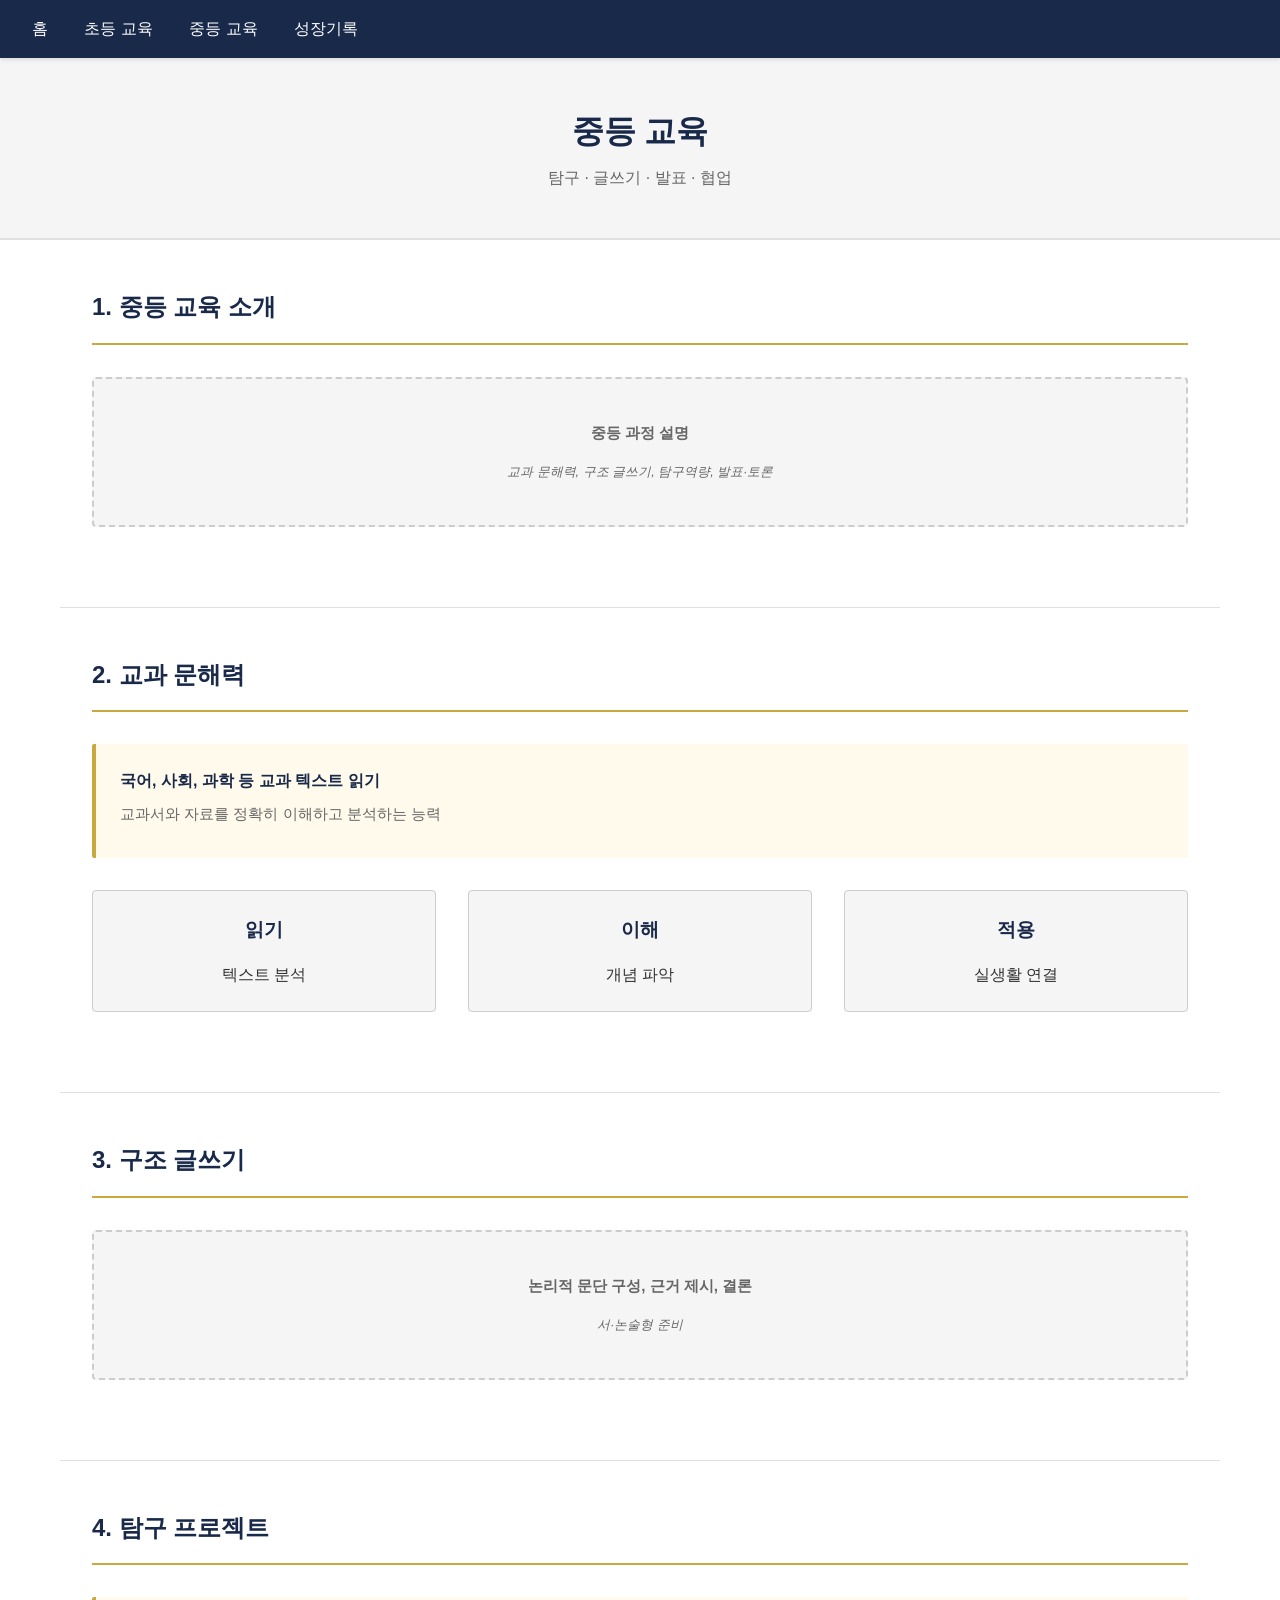
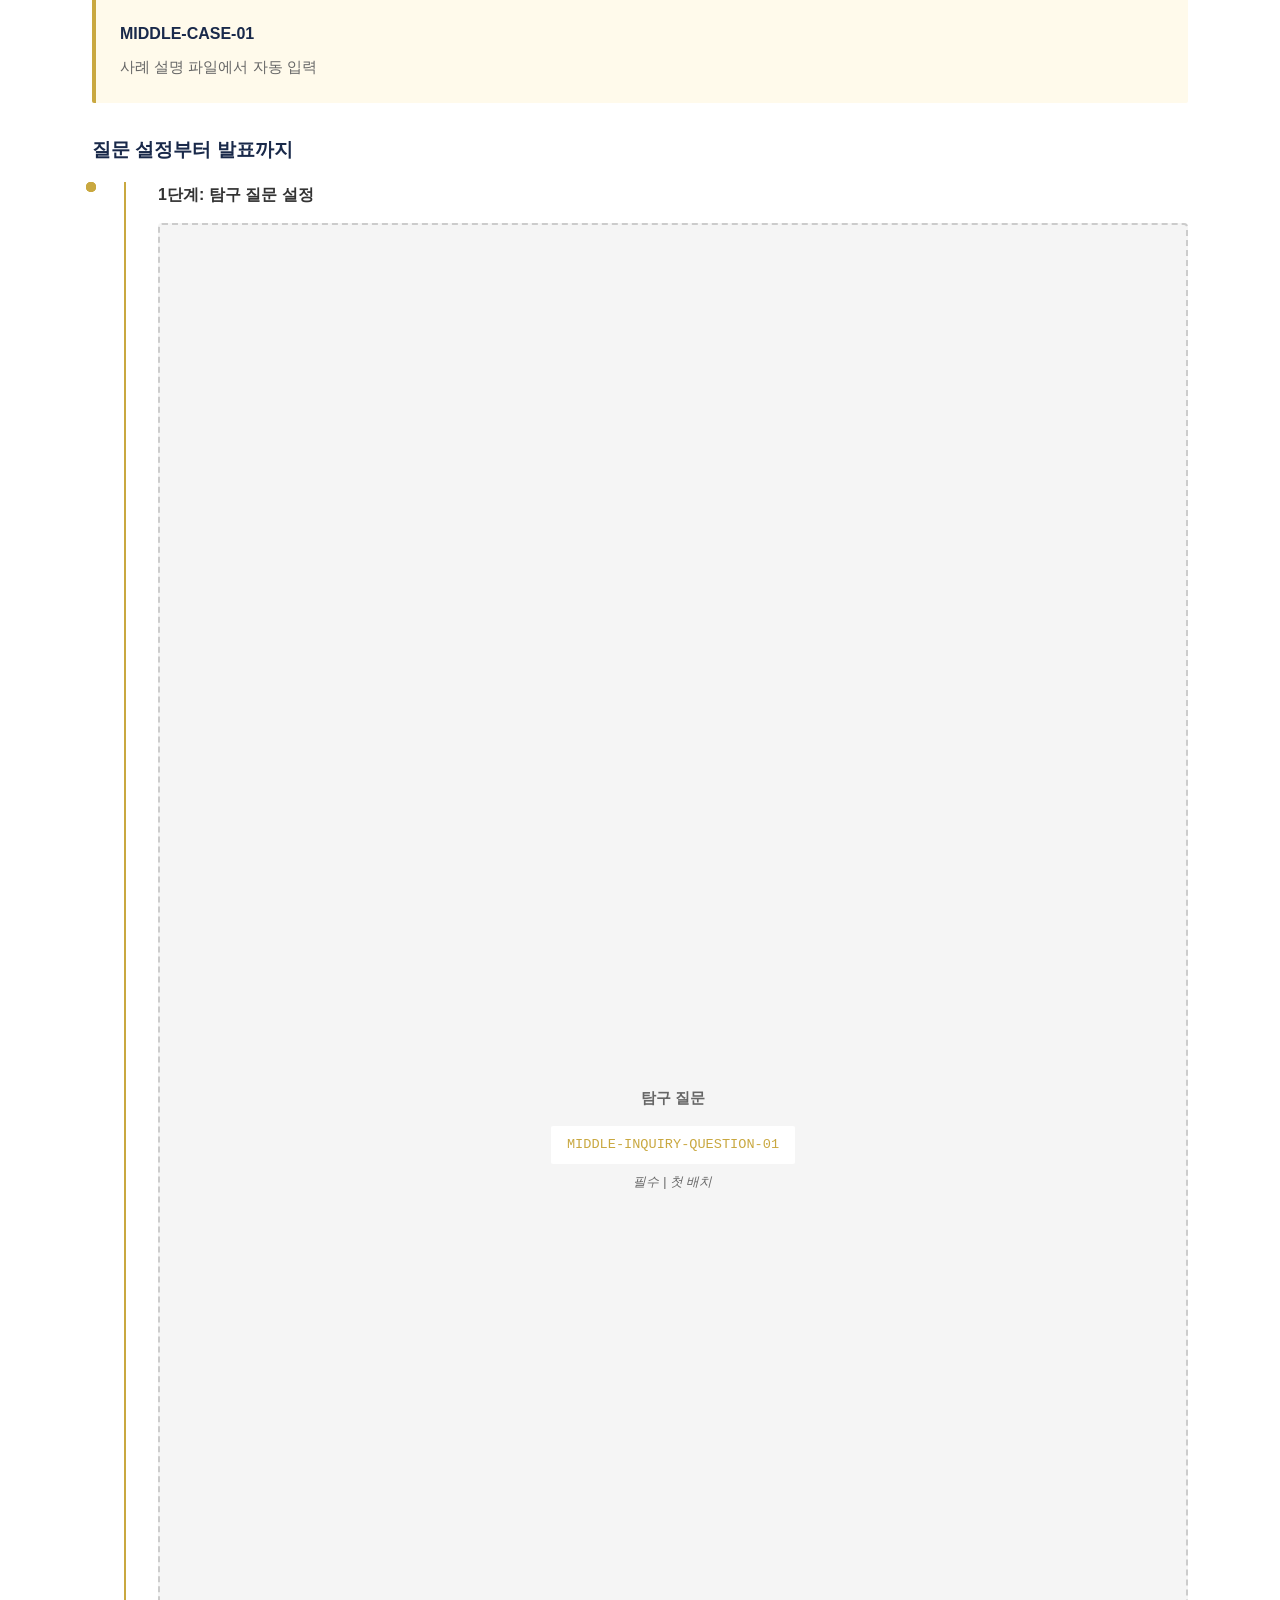
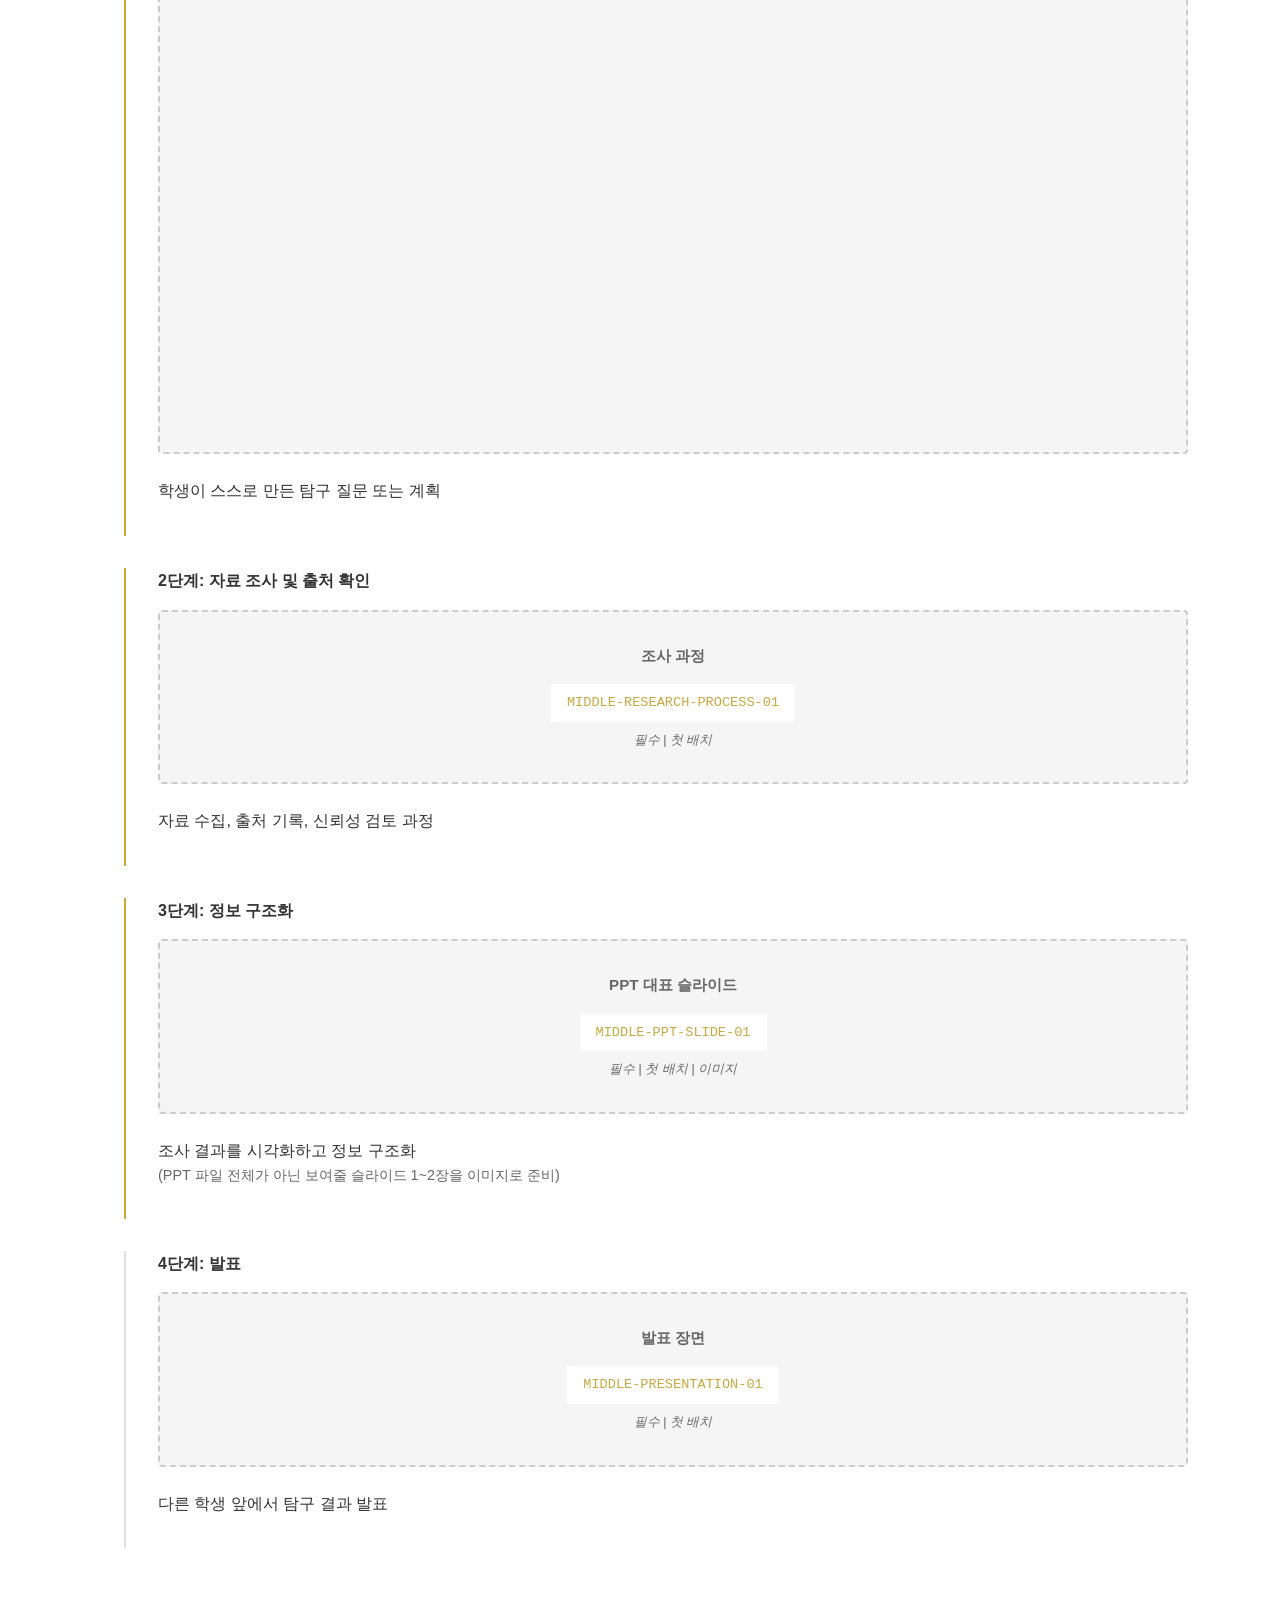
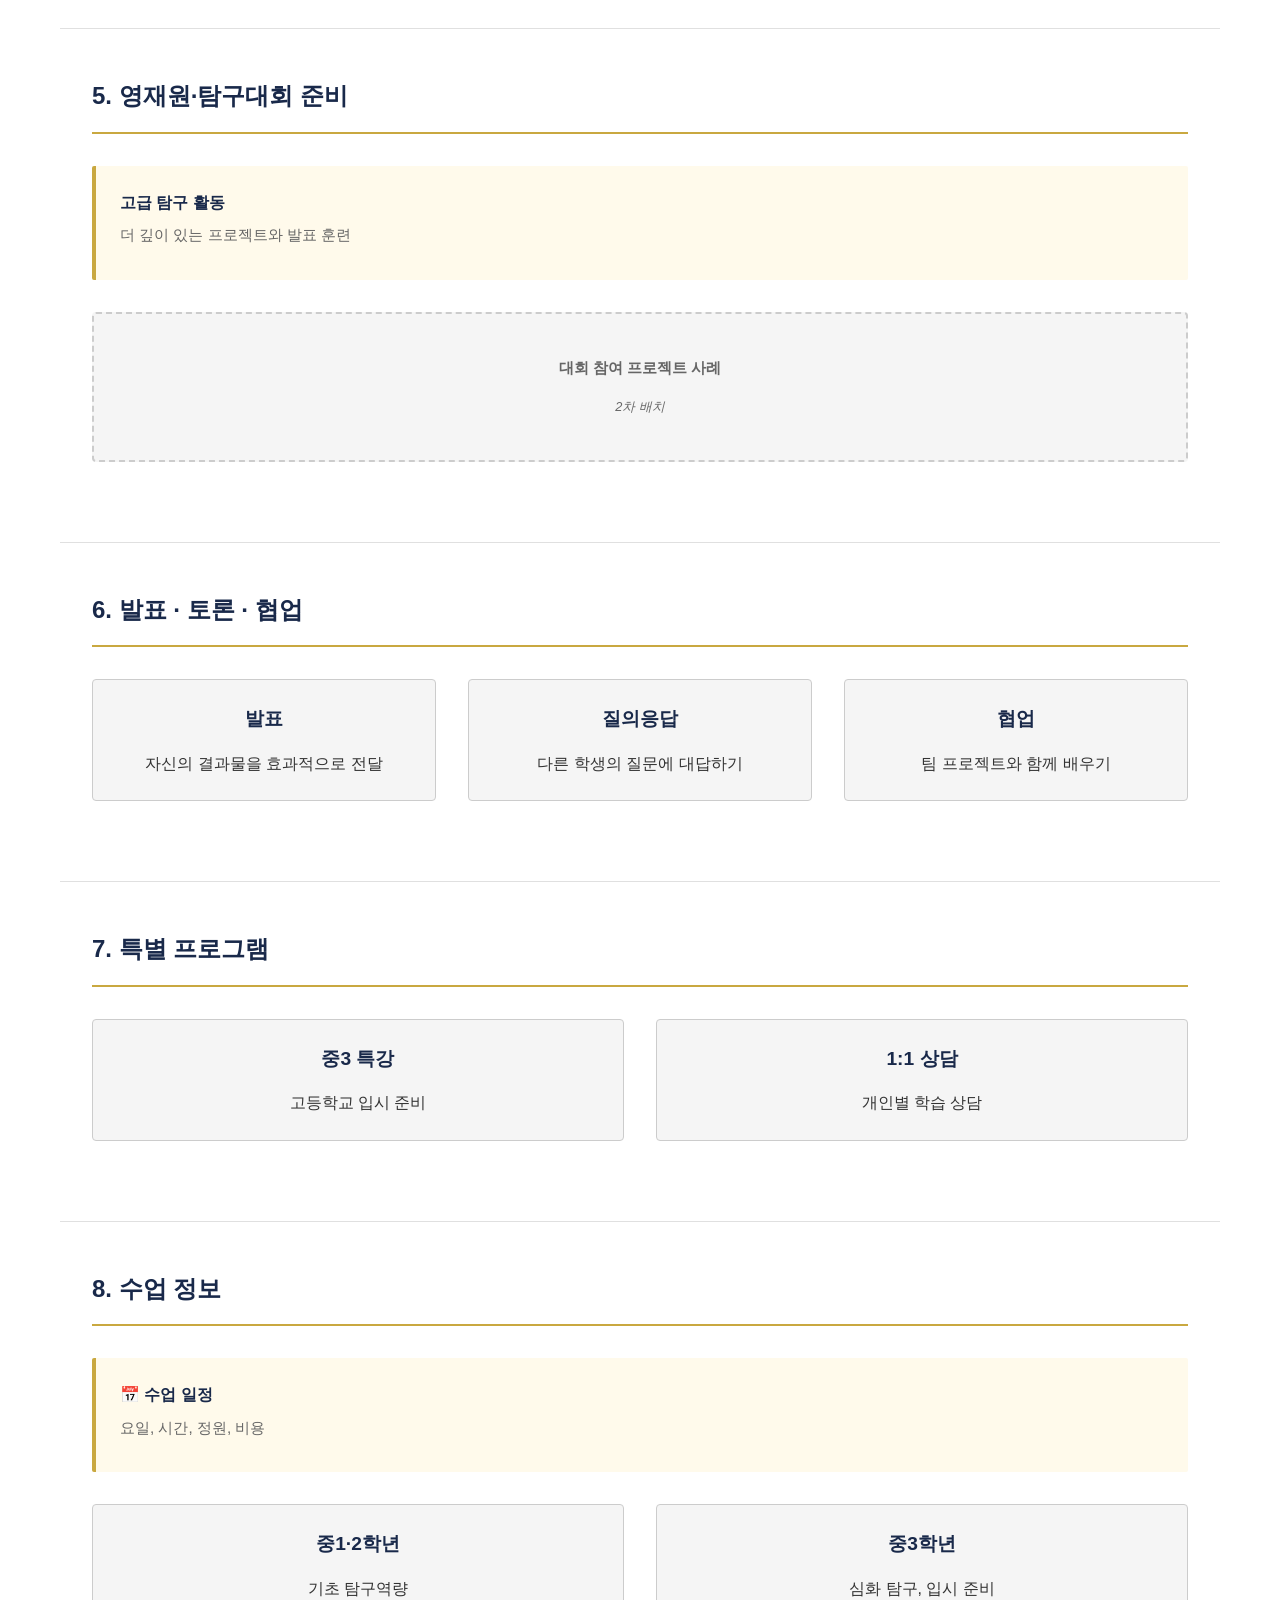
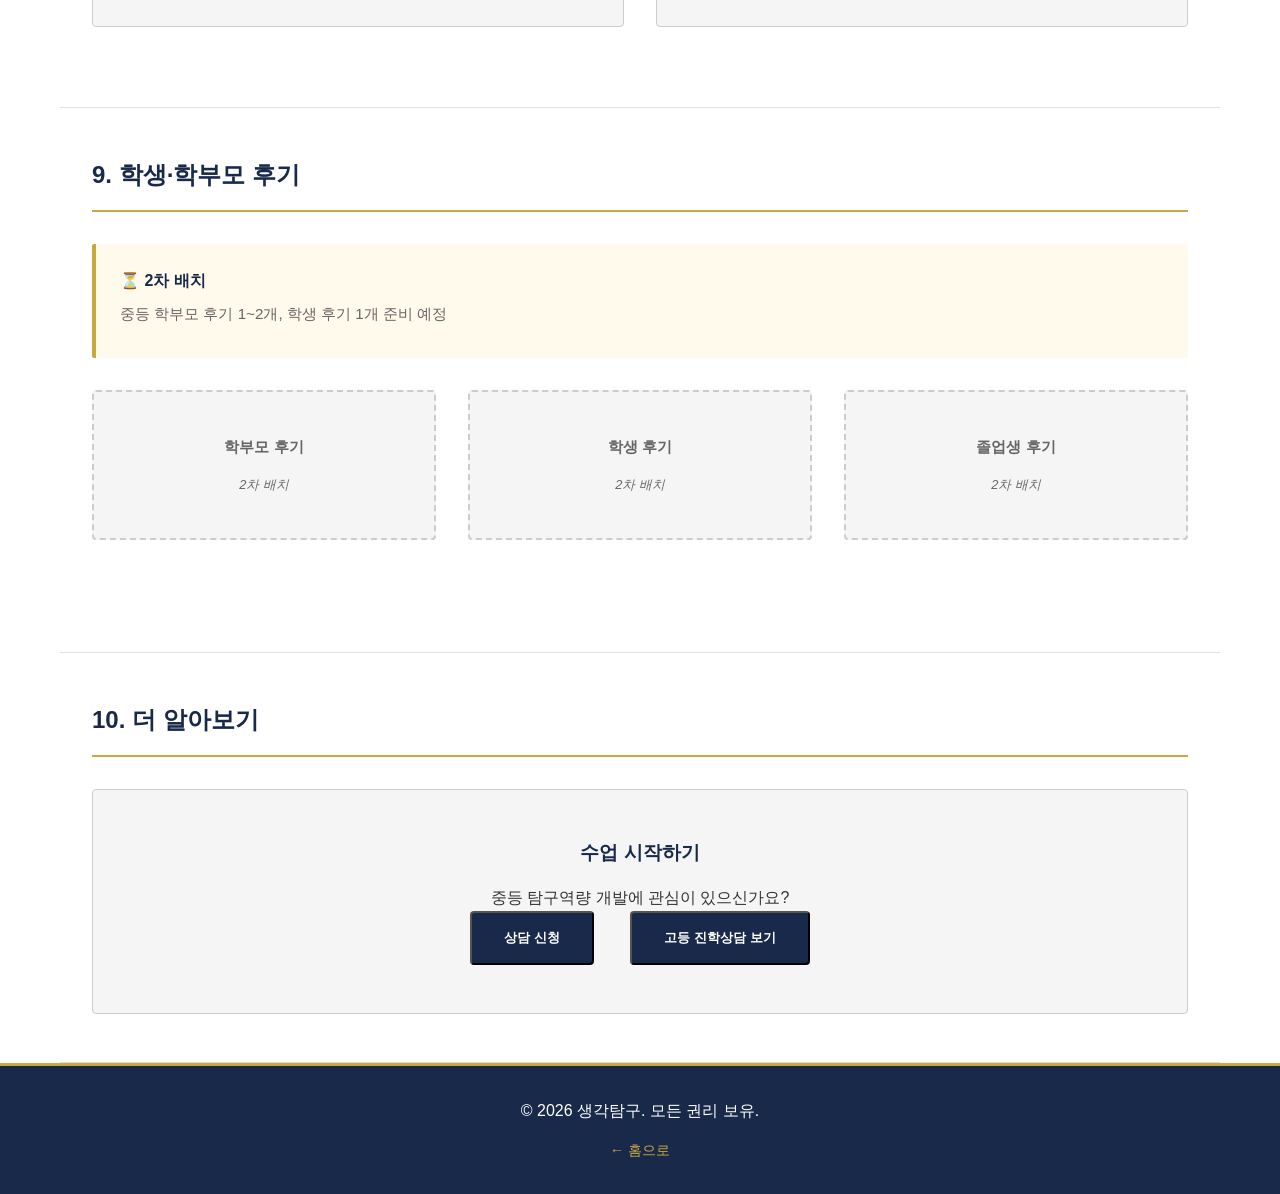
<file: 20_ThinkExplore/07_Website_Content_Staging/08_Wireframe_Preview/middle-wireframe.html>
<!DOCTYPE html>
<html lang="ko">
<head>
  <meta charset="UTF-8">
  <meta name="viewport" content="width=device-width, initial-scale=1.0">
  <title>중등 교육 - 콘텐츠 와이어프레임</title>
  <link rel="stylesheet" href="wireframe.css">
</head>
<body>

<nav>
  <a href="index-wireframe.html">홈</a>
  <a href="elementary-wireframe.html">초등 교육</a>
  <a href="middle-wireframe.html">중등 교육</a>
  <a href="archive-wireframe.html">성장기록</a>
</nav>

<div class="page-title">
  <h1>중등 교육</h1>
  <p>탐구 · 글쓰기 · 발표 · 협업</p>
</div>

<!-- 1. 중등 교육 소개 -->
<section>
  <h2>1. 중등 교육 소개</h2>

  <div class="content-slot">
    <div class="slot-label">중등 과정 설명</div>
    <div class="slot-note">
      교과 문해력, 구조 글쓰기, 탐구역량, 발표·토론
    </div>
  </div>
</section>

<!-- 2. 교과 문해력 -->
<section>
  <h2>2. 교과 문해력</h2>

  <div class="info-box">
    <h4>국어, 사회, 과학 등 교과 텍스트 읽기</h4>
    <p>교과서와 자료를 정확히 이해하고 분석하는 능력</p>
  </div>

  <div class="grid grid-3">
    <div class="grid-item">
      <h3>읽기</h3>
      <p>텍스트 분석</p>
    </div>
    <div class="grid-item">
      <h3>이해</h3>
      <p>개념 파악</p>
    </div>
    <div class="grid-item">
      <h3>적용</h3>
      <p>실생활 연결</p>
    </div>
  </div>
</section>

<!-- 3. 구조 글쓰기 -->
<section>
  <h2>3. 구조 글쓰기</h2>

  <div class="content-slot">
    <div class="slot-label">논리적 문단 구성, 근거 제시, 결론</div>
    <div class="slot-note">서·논술형 준비</div>
  </div>
</section>

<!-- 4. 탐구 프로젝트 -->
<section>
  <h2>4. 탐구 프로젝트</h2>

  <div class="info-box">
    <h4>MIDDLE-CASE-01</h4>
    <p style="margin: 0;">사례 설명 파일에서 자동 입력</p>
  </div>

  <h3>질문 설정부터 발표까지</h3>

  <div class="timeline">
    <div class="timeline-item">
      <strong>1단계: 탐구 질문 설정</strong>
      <div style="margin-top: 1rem;">
        <div class="image-slot tall">
          <div>
            <div class="slot-label">탐구 질문</div>
            <div class="slot-filename">MIDDLE-INQUIRY-QUESTION-01</div>
            <div class="slot-note">필수 | 첫 배치</div>
          </div>
        </div>
      </div>
      <p style="margin-top: 1rem;">
        학생이 스스로 만든 탐구 질문 또는 계획
      </p>
    </div>

    <div class="timeline-item">
      <strong>2단계: 자료 조사 및 출처 확인</strong>
      <div style="margin-top: 1rem;">
        <div class="image-slot">
          <div>
            <div class="slot-label">조사 과정</div>
            <div class="slot-filename">MIDDLE-RESEARCH-PROCESS-01</div>
            <div class="slot-note">필수 | 첫 배치</div>
          </div>
        </div>
      </div>
      <p style="margin-top: 1rem;">
        자료 수집, 출처 기록, 신뢰성 검토 과정
      </p>
    </div>

    <div class="timeline-item">
      <strong>3단계: 정보 구조화</strong>
      <div style="margin-top: 1rem;">
        <div class="image-slot">
          <div>
            <div class="slot-label">PPT 대표 슬라이드</div>
            <div class="slot-filename">MIDDLE-PPT-SLIDE-01</div>
            <div class="slot-note">필수 | 첫 배치 | 이미지</div>
          </div>
        </div>
      </div>
      <p style="margin-top: 1rem;">
        조사 결과를 시각화하고 정보 구조화
      </p>
      <p style="font-size: 0.9rem; color: var(--dark-gray);">
        (PPT 파일 전체가 아닌 보여줄 슬라이드 1~2장을 이미지로 준비)
      </p>
    </div>

    <div class="timeline-item">
      <strong>4단계: 발표</strong>
      <div style="margin-top: 1rem;">
        <div class="image-slot">
          <div>
            <div class="slot-label">발표 장면</div>
            <div class="slot-filename">MIDDLE-PRESENTATION-01</div>
            <div class="slot-note">필수 | 첫 배치</div>
          </div>
        </div>
      </div>
      <p style="margin-top: 1rem;">
        다른 학생 앞에서 탐구 결과 발표
      </p>
    </div>
  </div>
</section>

<!-- 5. 영재원·대회 준비 -->
<section>
  <h2>5. 영재원·탐구대회 준비</h2>

  <div class="info-box">
    <h4>고급 탐구 활동</h4>
    <p>더 깊이 있는 프로젝트와 발표 훈련</p>
  </div>

  <div class="content-slot">
    <div class="slot-label">대회 참여 프로젝트 사례</div>
    <div class="slot-note">2차 배치</div>
  </div>
</section>

<!-- 6. 발표·토론·협업 -->
<section>
  <h2>6. 발표 · 토론 · 협업</h2>

  <div class="grid grid-3">
    <div class="grid-item">
      <h3>발표</h3>
      <p>자신의 결과물을 효과적으로 전달</p>
    </div>
    <div class="grid-item">
      <h3>질의응답</h3>
      <p>다른 학생의 질문에 대답하기</p>
    </div>
    <div class="grid-item">
      <h3>협업</h3>
      <p>팀 프로젝트와 함께 배우기</p>
    </div>
  </div>
</section>

<!-- 7. 특별 프로그램 -->
<section>
  <h2>7. 특별 프로그램</h2>

  <div class="grid grid-2">
    <div class="grid-item">
      <h3>중3 특강</h3>
      <p>고등학교 입시 준비</p>
    </div>
    <div class="grid-item">
      <h3>1:1 상담</h3>
      <p>개인별 학습 상담</p>
    </div>
  </div>
</section>

<!-- 8. 수업 정보 -->
<section>
  <h2>8. 수업 정보</h2>

  <div class="info-box">
    <h4>📅 수업 일정</h4>
    <p>요일, 시간, 정원, 비용</p>
  </div>

  <div class="grid grid-2">
    <div class="grid-item">
      <h3>중1·2학년</h3>
      <p>기초 탐구역량</p>
    </div>
    <div class="grid-item">
      <h3>중3학년</h3>
      <p>심화 탐구, 입시 준비</p>
    </div>
  </div>
</section>

<!-- 9. 학생·학부모 후기 (2차 배치) -->
<section>
  <h2>9. 학생·학부모 후기</h2>

  <div class="info-box">
    <h4>⏳ 2차 배치</h4>
    <p>중등 학부모 후기 1~2개, 학생 후기 1개 준비 예정</p>
  </div>

  <div class="grid grid-3">
    <div class="content-slot">
      <div class="slot-label">학부모 후기</div>
      <div class="slot-note">2차 배치</div>
    </div>

    <div class="content-slot">
      <div class="slot-label">학생 후기</div>
      <div class="slot-note">2차 배치</div>
    </div>

    <div class="content-slot">
      <div class="slot-label">졸업생 후기</div>
      <div class="slot-note">2차 배치</div>
    </div>
  </div>
</section>

<!-- 10. 다음 단계 -->
<section>
  <h2>10. 더 알아보기</h2>

  <div class="cta-section">
    <h3 style="margin-top: 0;">수업 시작하기</h3>
    <p>중등 탐구역량 개발에 관심이 있으신가요?</p>
    <button class="cta-button">상담 신청</button>
    <button class="cta-button">고등 진학상담 보기</button>
  </div>
</section>

<footer>
  <p>&copy; 2026 생각탐구. 모든 권리 보유.</p>
  <p style="margin-top: 1rem; font-size: 0.9rem;">
    <a href="index-wireframe.html">← 홈으로</a>
  </p>
</footer>

</body>
</html>
</file>
<file: 20_ThinkExplore/02_Web/wireframe.css>
:root{--bg:#f6f4ef;--panel:#fff;--line:#cbc6bd;--text:#252525;--muted:#6d6962;--soft:#ece8df;--accent:#303742}
*{box-sizing:border-box}body{margin:0;font-family:Arial,'Noto Sans KR',sans-serif;color:var(--text);background:var(--bg);line-height:1.6}
a{color:inherit}.topbar{position:sticky;top:0;background:#ffffffee;border-bottom:1px solid var(--line);z-index:10}
.nav{max-width:1180px;margin:auto;padding:14px 24px;display:flex;justify-content:space-between;gap:20px;align-items:center}
.brand{font-weight:800}.navlinks{display:flex;gap:8px;flex-wrap:wrap}.navlinks a{text-decoration:none;padding:7px 10px;border-radius:8px}.navlinks a:hover{background:var(--soft)}
main{max-width:1180px;margin:auto;padding:30px 24px 80px}.notice{padding:12px 14px;background:#fffbe8;border:1px solid #d7cf9c;border-radius:10px;margin-bottom:24px;font-size:14px}
.hero{display:grid;grid-template-columns:1.25fr .75fr;gap:22px}.box,.card{background:var(--panel);border:1px solid var(--line);border-radius:16px;padding:22px}
.hero .box{min-height:280px}.eyebrow{font-size:13px;color:var(--muted);font-weight:700;letter-spacing:.08em}
h1,h2,h3{line-height:1.25;letter-spacing:-.035em}h1{font-size:42px;margin:12px 0}h2{font-size:28px;margin:0 0 14px}h3{font-size:19px;margin:0 0 8px}
.lead,.small{color:var(--muted)}.lead{font-size:18px}.small{font-size:14px}.section{margin-top:52px}
.section-head{margin-bottom:16px}.grid{display:grid;grid-template-columns:repeat(3,1fr);gap:16px}.grid.two{grid-template-columns:repeat(2,1fr)}
.placeholder{min-height:180px;border:2px dashed #aaa49a;border-radius:12px;background:#faf9f6;color:var(--muted);display:flex;align-items:center;justify-content:center;text-align:center;padding:18px}
.placeholder.tall{min-height:260px}.file{display:inline-block;margin-top:8px;background:var(--soft);border-radius:999px;padding:4px 8px;font:12px monospace}
.process{display:grid;grid-template-columns:repeat(4,1fr);gap:14px}.step{background:var(--panel);border:1px solid var(--line);border-radius:14px;padding:16px;min-height:100px}
.filters{display:flex;flex-wrap:wrap;gap:8px}.chip{background:var(--panel);border:1px solid var(--line);padding:7px 10px;border-radius:999px;font-size:13px}
.cta{margin-top:52px;background:var(--accent);color:#fff;border-radius:18px;padding:26px;display:flex;justify-content:space-between;gap:18px;align-items:center}
.btn{display:inline-block;background:#fff;color:#222;text-decoration:none;padding:10px 15px;border-radius:10px;font-weight:700}
.footer{border-top:1px solid var(--line);padding:26px;text-align:center;color:var(--muted);font-size:13px}
@media(max-width:800px){.nav{align-items:flex-start;flex-direction:column}.hero,.grid,.grid.two,.process{grid-template-columns:1fr}h1{font-size:34px}main{padding:22px 16px 64px}.cta{align-items:flex-start;flex-direction:column}}
</file>
<file: 20_ThinkExplore/07_Website_Content_Staging/08_Wireframe_Preview/wireframe.css>
/* 생각탐구 홈페이지 - 콘텐츠 와이어프레임 */

* {
  margin: 0;
  padding: 0;
  box-sizing: border-box;
}

:root {
  --navy: #19294A;
  --gold: #C9A840;
  --light-gray: #F5F5F5;
  --medium-gray: #E0E0E0;
  --dark-gray: #666;
  --text-dark: #333;
  --border: #ccc;
}

body {
  font-family: -apple-system, BlinkMacSystemFont, "Segoe UI", Noto Sans KR, sans-serif;
  background: #fff;
  color: var(--text-dark);
  line-height: 1.6;
}

a {
  color: var(--navy);
  text-decoration: none;
}

a:hover {
  text-decoration: underline;
}

/* 네비게이션 */
nav {
  background: var(--navy);
  color: white;
  padding: 1rem 2rem;
  position: sticky;
  top: 0;
  z-index: 100;
  box-shadow: 0 2px 4px rgba(0,0,0,0.1);
}

nav a {
  color: white;
  margin-right: 2rem;
}

nav a:hover {
  color: var(--gold);
}

/* 헤더 */
header {
  background: var(--light-gray);
  border-bottom: 3px solid var(--navy);
  padding: 2rem;
  text-align: center;
}

header h1 {
  color: var(--navy);
  font-size: 1.5rem;
  margin-bottom: 0.5rem;
}

header p {
  color: var(--dark-gray);
  font-size: 0.9rem;
}

/* 페이지 제목 */
.page-title {
  background: var(--light-gray);
  padding: 3rem 2rem;
  text-align: center;
  border-bottom: 2px solid var(--medium-gray);
}

.page-title h1 {
  color: var(--navy);
  font-size: 2rem;
  margin-bottom: 0.5rem;
}

.page-title p {
  color: var(--dark-gray);
}

/* 섹션 */
section {
  max-width: 1160px;
  margin: 0 auto;
  padding: 3rem 2rem;
  border-bottom: 1px solid var(--medium-gray);
}

section h2 {
  color: var(--navy);
  font-size: 1.5rem;
  margin-bottom: 2rem;
  padding-bottom: 1rem;
  border-bottom: 2px solid var(--gold);
}

section h3 {
  color: var(--navy);
  font-size: 1.2rem;
  margin-top: 1.5rem;
  margin-bottom: 1rem;
}

/* 콘텐츠 자리 (플레이스홀더) */
.content-slot {
  background: var(--light-gray);
  border: 2px dashed var(--border);
  border-radius: 4px;
  padding: 2rem;
  margin-bottom: 2rem;
  text-align: center;
  min-height: 150px;
  display: flex;
  flex-direction: column;
  justify-content: center;
  align-items: center;
}

.content-slot.tall {
  min-height: 300px;
}

.content-slot.hero {
  min-height: 200px;
  background: var(--medium-gray);
  border-color: var(--navy);
}

.content-slot svg {
  width: 80px;
  height: 80px;
  opacity: 0.3;
  margin-bottom: 1rem;
}

.slot-label {
  color: var(--dark-gray);
  font-weight: 600;
  font-size: 0.95rem;
  margin-bottom: 0.5rem;
}

.slot-filename {
  color: var(--gold);
  font-family: monospace;
  font-size: 0.85rem;
  background: #fff;
  padding: 0.5rem 1rem;
  border-radius: 2px;
  display: inline-block;
  margin-top: 0.5rem;
}

.slot-note {
  color: var(--dark-gray);
  font-size: 0.8rem;
  font-style: italic;
  margin-top: 0.5rem;
}

/* 그리드 레이아웃 */
.grid {
  display: grid;
  gap: 2rem;
  margin-bottom: 2rem;
}

.grid-2 {
  grid-template-columns: 1fr 1fr;
}

.grid-3 {
  grid-template-columns: 1fr 1fr 1fr;
}

.grid-item {
  background: var(--light-gray);
  border: 1px solid var(--border);
  border-radius: 4px;
  padding: 1.5rem;
  text-align: center;
}

.grid-item h3 {
  margin-top: 0;
  color: var(--navy);
}

/* 카드 레이아웃 */
.card {
  background: white;
  border: 1px solid var(--border);
  border-radius: 4px;
  overflow: hidden;
  margin-bottom: 2rem;
}

.card-image {
  width: 100%;
  height: 200px;
  background: var(--light-gray);
  border-bottom: 1px solid var(--border);
  display: flex;
  align-items: center;
  justify-content: center;
  color: var(--dark-gray);
  font-size: 0.9rem;
}

.card-content {
  padding: 1.5rem;
}

.card-title {
  color: var(--navy);
  font-weight: 600;
  margin-bottom: 0.5rem;
}

.card-meta {
  color: var(--dark-gray);
  font-size: 0.85rem;
  margin-bottom: 1rem;
}

/* 타임라인 */
.timeline {
  position: relative;
  padding-left: 2rem;
}

.timeline-item {
  margin-bottom: 2rem;
  padding-bottom: 2rem;
  border-left: 2px solid var(--gold);
  padding-left: 2rem;
}

.timeline-item::before {
  content: "";
  position: absolute;
  left: -6px;
  top: 0;
  width: 10px;
  height: 10px;
  background: var(--gold);
  border-radius: 50%;
}

.timeline-item:last-child {
  border-left-color: var(--medium-gray);
}

/* 로고 영역 */
.logo-placeholder {
  width: 120px;
  height: 120px;
  background: var(--light-gray);
  border: 2px dashed var(--border);
  border-radius: 4px;
  margin: 1rem auto;
  display: flex;
  align-items: center;
  justify-content: center;
  font-size: 0.9rem;
  color: var(--dark-gray);
}

/* 이미지 자리 */
.image-slot {
  background: var(--light-gray);
  border: 2px dashed var(--border);
  border-radius: 4px;
  padding: 2rem;
  text-align: center;
  margin-bottom: 1.5rem;
}

.image-slot.square {
  aspect-ratio: 1 / 1;
  display: flex;
  align-items: center;
  justify-content: center;
}

.image-slot.wide {
  aspect-ratio: 16 / 9;
  display: flex;
  align-items: center;
  justify-content: center;
}

.image-slot.tall {
  aspect-ratio: 9 / 16;
  display: flex;
  align-items: center;
  justify-content: center;
}

/* 풋터 */
footer {
  background: var(--navy);
  color: white;
  padding: 2rem;
  text-align: center;
  border-top: 3px solid var(--gold);
}

footer a {
  color: var(--gold);
}

/* CTA 버튼 */
.cta-section {
  background: var(--light-gray);
  padding: 3rem 2rem;
  text-align: center;
  border: 1px solid var(--border);
  border-radius: 4px;
}

.cta-button {
  display: inline-block;
  background: var(--navy);
  color: white;
  padding: 1rem 2rem;
  border-radius: 4px;
  font-weight: 600;
  margin: 0 1rem;
  cursor: pointer;
}

.cta-button:hover {
  background: var(--gold);
  color: var(--navy);
}

/* 설명 박스 */
.info-box {
  background: #FFFAEB;
  border-left: 4px solid var(--gold);
  padding: 1.5rem;
  margin: 2rem 0;
  border-radius: 2px;
}

.info-box h4 {
  color: var(--navy);
  margin-bottom: 0.5rem;
}

.info-box p {
  color: var(--dark-gray);
  font-size: 0.95rem;
  margin: 0.5rem 0;
}

/* 반응형 */
@media (max-width: 768px) {
  section {
    padding: 2rem 1rem;
  }

  .grid-2,
  .grid-3 {
    grid-template-columns: 1fr;
  }

  section h2 {
    font-size: 1.3rem;
  }

  .page-title h1 {
    font-size: 1.5rem;
  }

  .cta-button {
    display: block;
    margin: 0.5rem 0;
  }

  nav a {
    display: block;
    margin: 0.5rem 0;
  }
}

/* 페이지 상단 네비게이션 */
.page-nav {
  background: var(--light-gray);
  padding: 1rem 2rem;
  border-bottom: 1px solid var(--border);
  text-align: center;
}

.page-nav a {
  margin: 0 1rem;
  color: var(--navy);
  font-weight: 500;
}

.page-nav a:hover {
  color: var(--gold);
}

/* 필수/선택 표시 */
.required {
  color: var(--gold);
  font-weight: 600;
}

.optional {
  color: var(--dark-gray);
  font-weight: 400;
}

/* 파일 목록 */
.file-list {
  background: var(--light-gray);
  border: 1px solid var(--border);
  border-radius: 4px;
  padding: 1.5rem;
  margin: 1.5rem 0;
}

.file-list li {
  margin: 0.5rem 0;
  font-family: monospace;
  color: var(--navy);
}

.file-list li::before {
  content: "▸ ";
  color: var(--gold);
  margin-right: 0.5rem;
}

/* 폼 요소 */
input[type="text"],
select {
  padding: 0.5rem;
  border: 1px solid var(--border);
  border-radius: 2px;
  font-family: inherit;
  font-size: 0.9rem;
}

/* 인쇄 스타일 */
@media print {
  nav,
  .page-nav {
    display: none;
  }

  body {
    background: white;
  }

  section {
    page-break-inside: avoid;
  }
}
</file>
